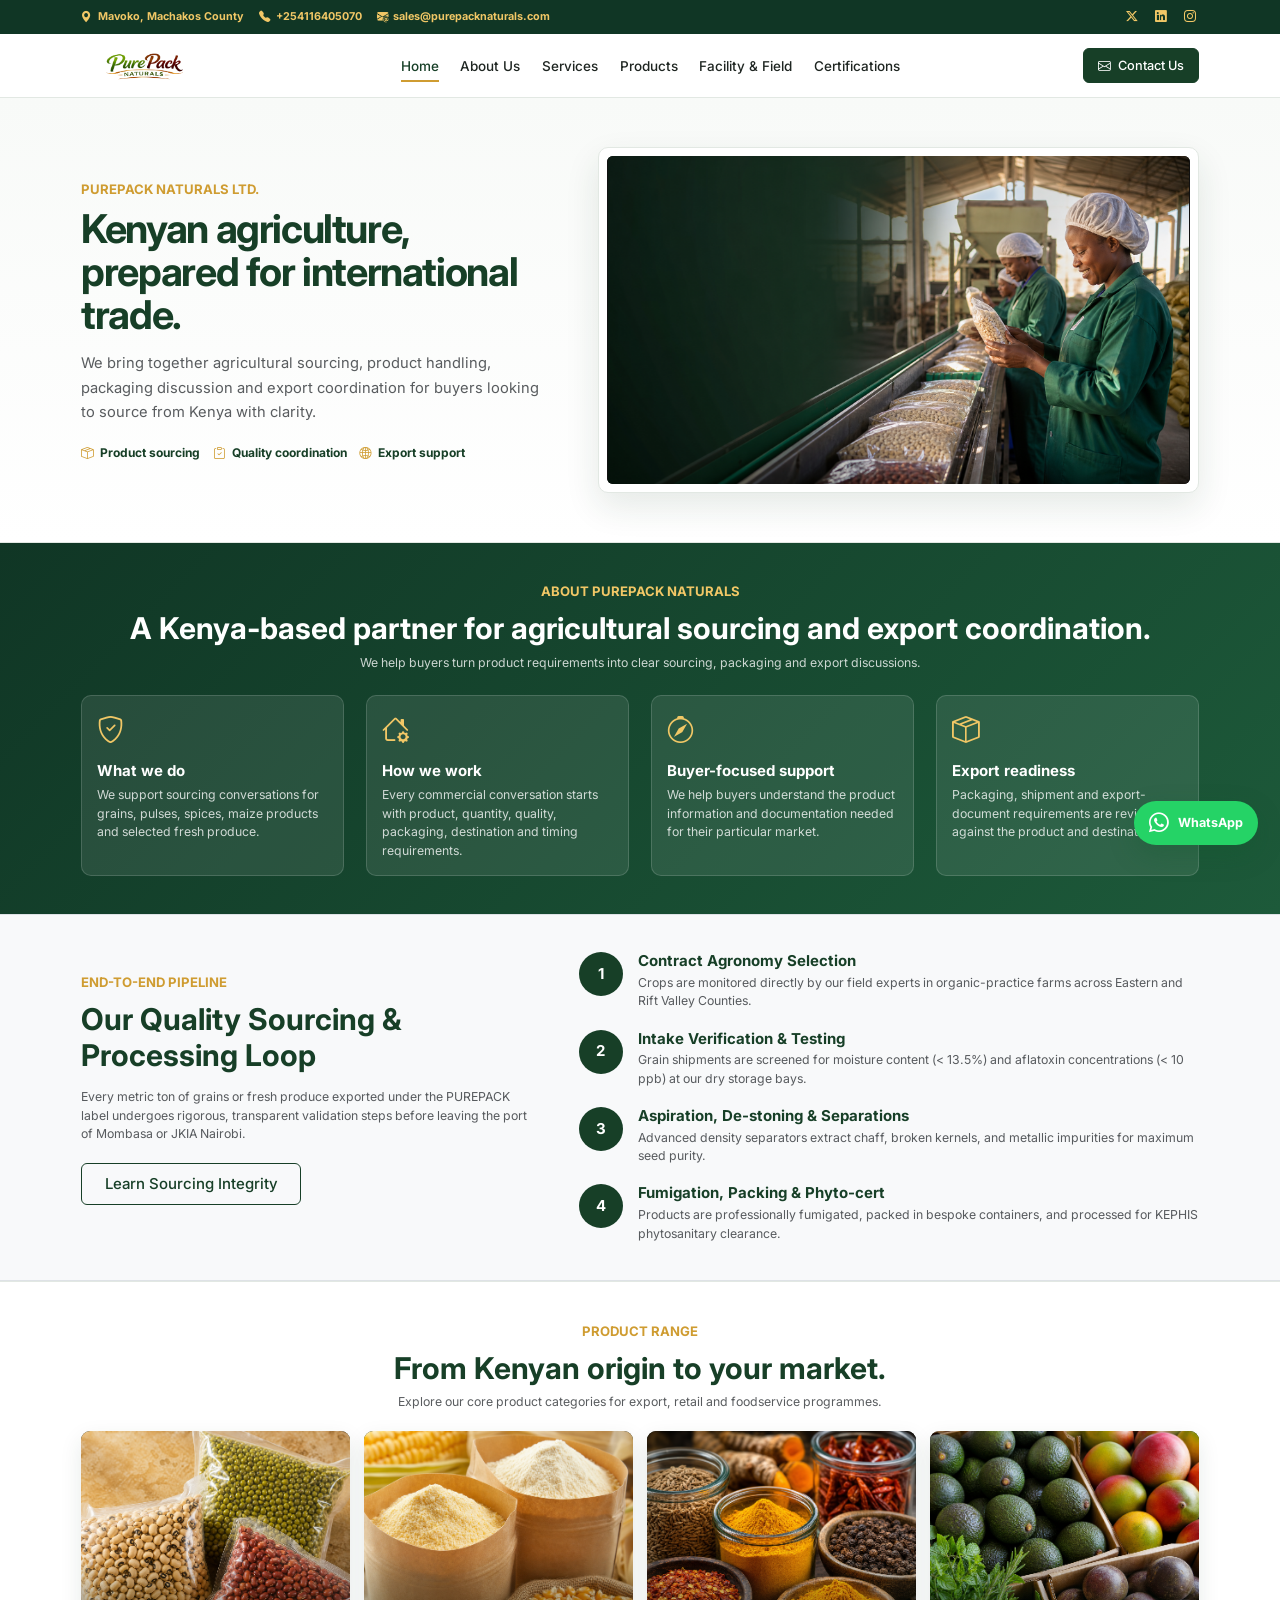
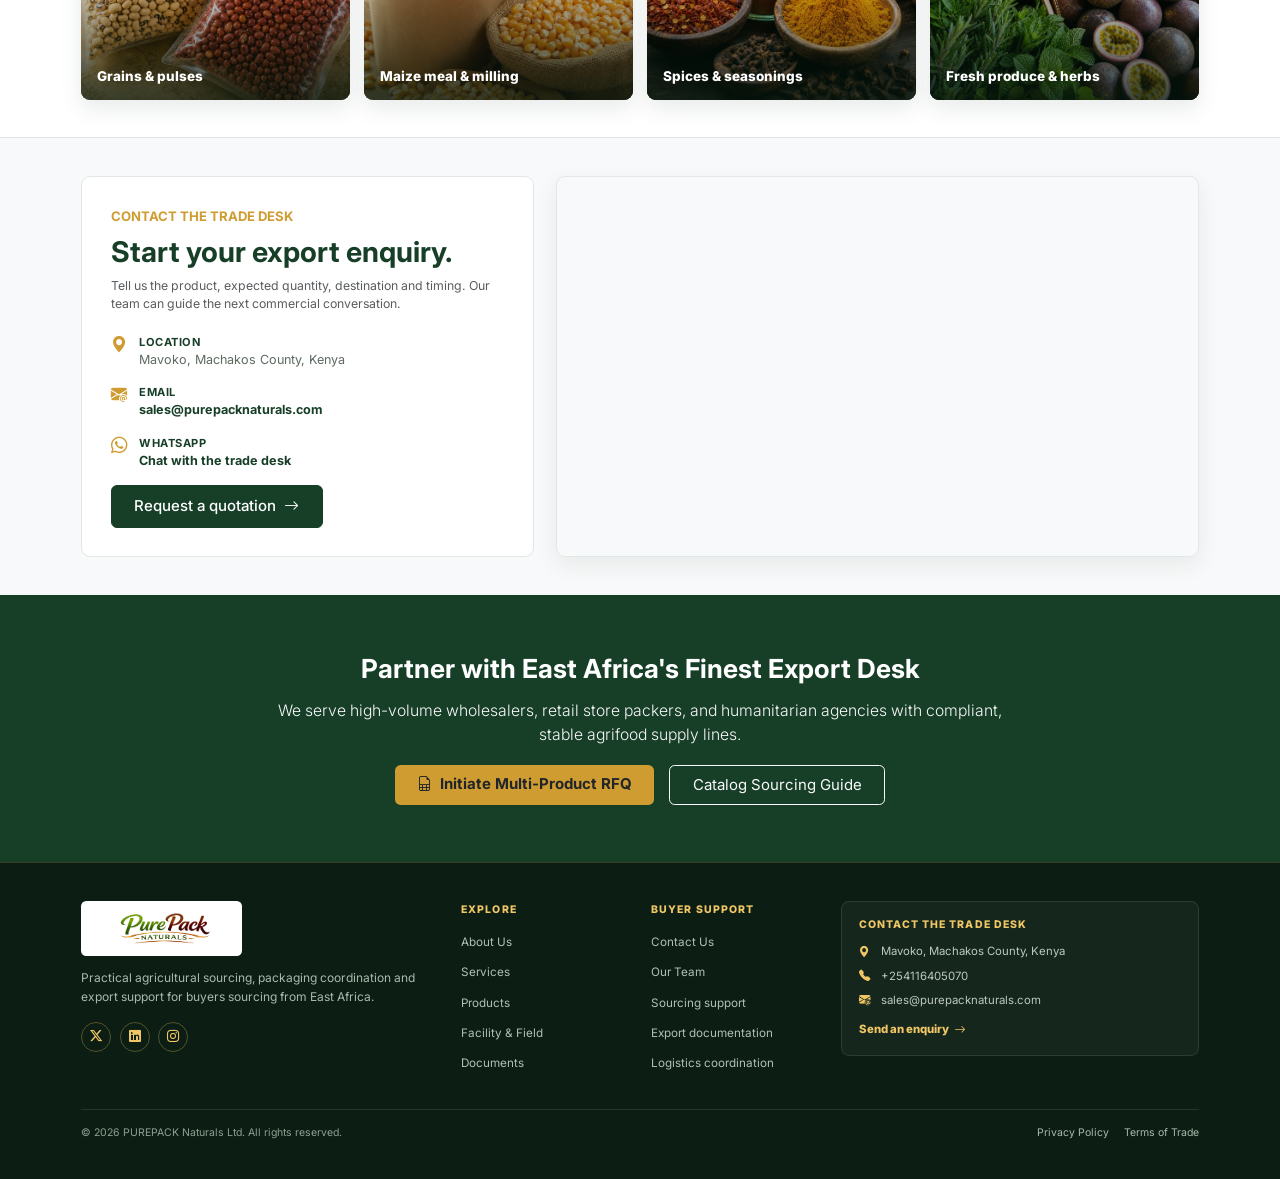
<file: index.html>
<!DOCTYPE html>
<html lang="en">
<head>
  <meta charset="UTF-8" />
  <meta name="viewport" content="width=device-width, initial-scale=1.0" />
  <title>PUREPACK Naturals | Agricultural Sourcing &amp; Export Partner in Kenya</title>
  <meta name="description" content="Agricultural sourcing, packaging coordination and export support for international buyers sourcing from Kenya and East Africa." />
  <meta name="robots" content="index, follow" />
  <meta name="theme-color" content="#173b2c" />
  <link rel="canonical" href="https://purepacknaturals.com/" />
  <link rel="icon" type="image/png" href="assets/images/logo1.png" />
  <meta property="og:type" content="website" />
  <meta property="og:site_name" content="PUREPACK Naturals" />
  <meta property="og:title" content="PUREPACK Naturals | Agricultural Sourcing &amp; Export Partner in Kenya" />
  <meta property="og:description" content="Agricultural sourcing, packaging coordination and export support for international buyers sourcing from Kenya and East Africa." />
  <meta property="og:url" content="https://purepacknaturals.com/" />
  <meta property="og:image" content="https://purepacknaturals.com/assets/images/hero-export-facility.png" />
  <meta name="twitter:card" content="summary_large_image" />
  <meta name="twitter:title" content="PUREPACK Naturals | Agricultural Sourcing &amp; Export Partner in Kenya" />
  <meta name="twitter:description" content="Agricultural sourcing, packaging coordination and export support for international buyers sourcing from Kenya and East Africa." />
  <meta name="twitter:image" content="https://purepacknaturals.com/assets/images/hero-export-facility.png" />
  <link href="https://cdn.jsdelivr.net/npm/bootstrap@5.3.3/dist/css/bootstrap.min.css" rel="stylesheet" crossorigin="anonymous" />
  <link href="https://cdn.jsdelivr.net/npm/bootstrap-icons@1.11.3/font/bootstrap-icons.min.css" rel="stylesheet" />
  <link rel="preconnect" href="https://fonts.googleapis.com" />
  <link rel="preconnect" href="https://fonts.gstatic.com" crossorigin />
  <link href="https://fonts.googleapis.com/css2?family=Inter:wght@300;400;500;600;700;800;900&display=swap" rel="stylesheet" />
  <link rel="stylesheet" href="assets/css/styles.css?v=static-pages-v1" />
  <!-- Google tag (gtag.js) -->
  <script async src="https://www.googletagmanager.com/gtag/js?id=G-HHF5G4VWT1"></script>
  <script>
    window.dataLayer = window.dataLayer || [];
    function gtag(){dataLayer.push(arguments);}
    gtag('js', new Date());
    gtag('config', 'G-HHF5G4VWT1');
  </script>
</head>
<body>


  <!-- Floating Feedback Toasts Container -->
  <div id="feedback-toast-container" class="position-fixed bottom-0 end-0 p-4" style="z-index: 1100; max-width: 400px;"></div>

  <!-- Non-sticky contact bar -->
  <div class="contact-topbar">
    <div class="container d-flex align-items-center justify-content-between gap-3">
      <div class="contact-topbar-details">
        <a href="https://maps.google.com/?q=Purepack%20Naturals%20Limited" target="_blank" rel="noopener"><i class="bi bi-geo-alt-fill"></i><span>Mavoko, Machakos County</span></a>
        <a href="tel:+254116405070"><i class="bi bi-telephone-fill"></i><span>+254116405070</span></a>
        <a href="mailto:sales@purepacknaturals.com"><i class="bi bi-envelope-at-fill"></i><span>sales@purepacknaturals.com</span></a>
      </div>
      <div class="contact-topbar-socials" aria-label="Social media links">
        <a href="https://x.com/purepacknatural" target="_blank" rel="noopener" aria-label="X"><i class="bi bi-twitter-x"></i></a>
        <a href="https://www.linkedin.com/company/purepacknaturals/" target="_blank" rel="noopener" aria-label="LinkedIn"><i class="bi bi-linkedin"></i></a>
        <a href="https://www.instagram.com/purepacknaturals/" target="_blank" rel="noopener" aria-label="Instagram"><i class="bi bi-instagram"></i></a>
      </div>
    </div>
  </div>

  <!-- Header & Sticky Navigation -->
  <nav class="navbar navbar-expand-lg navbar-light sticky-top py-3">
    <div class="container">
      <a class="navbar-brand d-flex align-items-center" href="index.html">
       
        <div>
          <img src="assets/images/logo1.png" alt="PUREPACK Naturals" style="height: 42px;"/>
        </div>
      </a>
      
      <button class="navbar-toggler border-0" type="button" data-bs-toggle="collapse" data-bs-target="#navbarContent" aria-controls="navbarContent" aria-expanded="false" aria-label="Toggle navigation">
        <span class="navbar-toggler-icon"></span>
      </button>

      <div class="collapse navbar-collapse" id="navbarContent">
        <ul class="navbar-nav mx-auto mb-2 mb-lg-0">
          <li class="nav-item"><a class="nav-link active" href="index.html">Home</a></li>
          <li class="nav-item"><a class="nav-link" href="about.html">About Us</a></li>
          <li class="nav-item"><a class="nav-link" href="services.html">Services</a></li>
          <li class="nav-item"><a class="nav-link" href="products.html">Products</a></li>
          <li class="nav-item"><a class="nav-link" href="facility.html">Facility & Field</a></li>
          <li class="nav-item"><a class="nav-link" href="documents.html">Certifications</a></li>
        </ul>
        <div class="mobile-menu-contact d-lg-none">
          <a href="https://maps.google.com/?q=Purepack%20Naturals%20Limited" target="_blank" rel="noopener"><i class="bi bi-geo-alt-fill"></i>Mavoko, Machakos County</a>
          <a href="tel:+254116405070"><i class="bi bi-telephone-fill"></i>+254116405070</a>
          <a href="mailto:sales@purepacknaturals.com"><i class="bi bi-envelope-at-fill"></i>sales@purepacknaturals.com</a>
          <div class="mobile-menu-socials"><a href="https://x.com/purepacknatural" target="_blank" rel="noopener" aria-label="X"><i class="bi bi-twitter-x"></i></a><a href="https://www.linkedin.com/company/purepacknaturals/" target="_blank" rel="noopener" aria-label="LinkedIn"><i class="bi bi-linkedin"></i></a><a href="https://www.instagram.com/purepacknaturals/" target="_blank" rel="noopener" aria-label="Instagram"><i class="bi bi-instagram"></i></a></div>
          <a class="btn mobile-contact-button" href="contact.html"><i class="bi bi-envelope-fill me-2"></i>Contact Us</a>
        </div>
        <div class="d-flex align-items-center">
          <a class="btn btn-primary-custom d-none d-lg-inline-block" href="contact.html">
            <i class="bi bi-envelope me-2"></i>Contact Us
          </a>
        </div>
      </div>
    </div>
  </nav>

  <div class="app-view active" id="view-home">
    
    <!-- Company introduction with framed carousel -->
    <section class="company-intro-hero">
      <div class="container company-intro-grid">
        <div class="company-intro-copy">
          <span class="text-accent-custom fw-bold text-uppercase small tracking-wider">PUREPACK Naturals Ltd.</span>
          <h1 class="fw-bold text-primary-custom mt-2">Kenyan agriculture, prepared for international trade.</h1>
          <p class="text-muted">We bring together agricultural sourcing, product handling, packaging discussion and export coordination for buyers looking to source from Kenya with clarity.</p>
          <div class="company-intro-points">
            <span><i class="bi bi-box-seam"></i> Product sourcing</span>
            <span><i class="bi bi-clipboard-check"></i> Quality coordination</span>
            <span><i class="bi bi-globe2"></i> Export support</span>
          </div>
        </div>
        <div class="carousel-frame">
    <div id="heroCarousel" class="carousel slide hero-carousel" data-bs-ride="carousel" data-bs-interval="6500" data-bs-pause="false" data-bs-touch="true">
      <div class="carousel-inner h-100">
        
        <div class="carousel-item active h-100">
          <div class="hero-slide">
            <img src="assets/images/hero-export-facility.png" class="hero-image" alt="Quality inspection at a Kenyan agricultural export facility" />
            <div class="hero-overlay"></div>
            <div class="hero-caption">
              <span class="badge bg-accent-custom spec-badge mb-3">STATE-OF-THE-ART MILLING</span>
              <h1 class="display-4 fw-extrabold tracking-tight mb-3">Premium Sourcing & Quality Management</h1>
              <p class="lead mb-4 col-lg-8 text-secondary">Operating from our high-capacity processing hub in Mavoko, we clean, grade, mill, and export Africa's finest grains, pulses, and fresh produce to global standards.</p>
              <div class="d-flex gap-3 flex-wrap">
                <a href="products.html" class="btn btn-primary-custom px-4 py-2">Explore Product Line</a>
                <a href="contact.html" class="btn btn-outline-light px-4 py-2">Request Quote Desk</a>
              </div>
            </div>
          </div>
        </div>

        <div class="carousel-item h-100">
          <div class="hero-slide">
            <img src="assets/images/hero-field-sourcing.png" class="hero-image" alt="Agronomist and farmer reviewing crops in Kenya" />
            <div class="hero-overlay"></div>
            <div class="hero-caption">
              <span class="badge bg-accent-custom spec-badge mb-3">SOCIALLY RESPONSIBLE SOURCE</span>
              <h1 class="display-4 fw-extrabold tracking-tight mb-3">Bridging Kenya's Agronomy to the Globe</h1>
              <p class="lead mb-4 col-lg-8 text-secondary">Supporting over 3,500 local farmers in eastern and rift valley counties with quality seed inputs, crop monitoring, and sustainable off-take agreements.</p>
              <div class="d-flex gap-3 flex-wrap">
                <a href="about.html" class="btn btn-primary-custom px-4 py-2">Our Agronomy Model</a>
                <a href="facility.html" class="btn btn-outline-light px-4 py-2">Verify Sourcing Traceability</a>
              </div>
            </div>
          </div>
        </div>

        <div class="carousel-item h-100">
          <div class="hero-slide">
            <img src="assets/images/hero-export-packing.png" class="hero-image" alt="Export packaging and quality review" />
            <div class="hero-overlay"></div>
            <div class="hero-caption">
              <span class="badge bg-accent-custom spec-badge mb-3">99.5% PURITY THRESHOLDS</span>
              <h1 class="display-4 fw-extrabold tracking-tight mb-3">Scientific Processing & Packaging</h1>
              <p class="lead mb-4 col-lg-8 text-secondary">Featuring modern magnetic separators, density grading decks, and specialized dry packing lines ensuring fully customized retail and bulk packing solutions.</p>
              <div class="d-flex gap-3 flex-wrap">
                <a href="services.html" class="btn btn-primary-custom px-4 py-2">Milling & Sifting Services</a>
                <a href="documents.html" class="btn btn-outline-light px-4 py-2">Download Certifications</a>
              </div>
            </div>
          </div>
        </div>

      </div>
    </div>
        </div>
      </div>
    </section>

    <!-- Core Trade Strength Bento Section -->
    <div class="py-5 bg-white home-about-section">
      <div class="container">
        <div class="text-center mb-5 max-w-2xl mx-auto">
          <span class="text-accent-custom fw-bold text-uppercase small tracking-wider">About PUREPACK Naturals</span>
          <h2 class="fw-bold tracking-tight text-primary-custom mt-2">A Kenya-based partner for agricultural sourcing and export coordination.</h2>
          <p class="text-muted small">We help buyers turn product requirements into clear sourcing, packaging and export discussions.</p>
        </div>

        <div class="row g-4">
          
          <div class="col-md-6 col-lg-3">
            <div class="bento-card p-4 home-about-card">
              <div class="fs-1 text-primary-custom mb-3"><i class="bi bi-shield-check"></i></div>
              <h5 class="fw-bold mb-2">What we do</h5>
              <p class="text-muted small mb-0">We support sourcing conversations for grains, pulses, spices, maize products and selected fresh produce.</p>
            </div>
          </div>

          <div class="col-md-6 col-lg-3">
            <div class="bento-card p-4 home-about-card">
              <div class="fs-1 text-primary-custom mb-3"><i class="bi bi-house-gear"></i></div>
              <h5 class="fw-bold mb-2">How we work</h5>
              <p class="text-muted small mb-0">Every commercial conversation starts with product, quantity, quality, packaging, destination and timing requirements.</p>
            </div>
          </div>

          <div class="col-md-6 col-lg-3">
            <div class="bento-card p-4 home-about-card">
              <div class="fs-1 text-primary-custom mb-3"><i class="bi bi-compass"></i></div>
              <h5 class="fw-bold mb-2">Buyer-focused support</h5>
              <p class="text-muted small mb-0">We help buyers understand the product information and documentation needed for their particular market.</p>
            </div>
          </div>

          <div class="col-md-6 col-lg-3">
            <div class="bento-card p-4 home-about-card">
              <div class="fs-1 text-primary-custom mb-3"><i class="bi bi-box-seam"></i></div>
              <h5 class="fw-bold mb-2">Export readiness</h5>
              <p class="text-muted small mb-0">Packaging, shipment and export-document requirements are reviewed against the product and destination.</p>
            </div>
          </div>

        </div>
      </div>
    </div>

    <!-- Sourcing Pipeline Timeline -->
    <div class="py-5 bg-light border-top border-bottom">
      <div class="container">
        <div class="row align-items-center">
          <div class="col-lg-5 mb-4 mb-lg-0">
            <span class="text-accent-custom fw-bold text-uppercase small tracking-wider">End-to-End Pipeline</span>
            <h2 class="fw-bold text-primary-custom mt-2 mb-3">Our Quality Sourcing & Processing Loop</h2>
            <p class="text-muted small mb-4">Every metric ton of grains or fresh produce exported under the PUREPACK label undergoes rigorous, transparent validation steps before leaving the port of Mombasa or JKIA Nairobi.</p>
            <a href="about.html" class="btn btn-outline-custom">Learn Sourcing Integrity</a>
          </div>
          <div class="col-lg-7">
            <div class="ps-md-4">
              
              <div class="d-flex mb-4">
                <div class="me-3">
                  <div class="bg-primary-custom text-white rounded-circle d-flex align-items-center justify-content-center" style="width: 44px; height: 44px;">
                    <span class="fw-bold">1</span>
                  </div>
                </div>
                <div>
                  <h6 class="fw-bold text-primary-custom mb-1">Contract Agronomy Selection</h6>
                  <p class="text-muted small mb-0">Crops are monitored directly by our field experts in organic-practice farms across Eastern and Rift Valley Counties.</p>
                </div>
              </div>

              <div class="d-flex mb-4">
                <div class="me-3">
                  <div class="bg-primary-custom text-white rounded-circle d-flex align-items-center justify-content-center" style="width: 44px; height: 44px;">
                    <span class="fw-bold">2</span>
                  </div>
                </div>
                <div>
                  <h6 class="fw-bold text-primary-custom mb-1">Intake Verification & Testing</h6>
                  <p class="text-muted small mb-0">Grain shipments are screened for moisture content (&lt; 13.5%) and aflatoxin concentrations (&lt; 10 ppb) at our dry storage bays.</p>
                </div>
              </div>

              <div class="d-flex mb-4">
                <div class="me-3">
                  <div class="bg-primary-custom text-white rounded-circle d-flex align-items-center justify-content-center" style="width: 44px; height: 44px;">
                    <span class="fw-bold">3</span>
                  </div>
                </div>
                <div>
                  <h6 class="fw-bold text-primary-custom mb-1">Aspiration, De-stoning & Separations</h6>
                  <p class="text-muted small mb-0">Advanced density separators extract chaff, broken kernels, and metallic impurities for maximum seed purity.</p>
                </div>
              </div>

              <div class="d-flex">
                <div class="me-3">
                  <div class="bg-primary-custom text-white rounded-circle d-flex align-items-center justify-content-center" style="width: 44px; height: 44px;">
                    <span class="fw-bold">4</span>
                  </div>
                </div>
                <div>
                  <h6 class="fw-bold text-primary-custom mb-1">Fumigation, Packing & Phyto-cert</h6>
                  <p class="text-muted small mb-0">Products are professionally fumigated, packed in bespoke containers, and processed for KEPHIS phytosanitary clearance.</p>
                </div>
              </div>

            </div>
          </div>
        </div>
      </div>
    </div>

    <!-- Product collage -->
    <section class="product-collage-section py-5">
      <div class="container">
        <div class="text-center mb-4">
          <span class="text-accent-custom fw-bold text-uppercase small tracking-wider">Product range</span>
          <h2 class="fw-bold text-primary-custom mt-2 mb-2">From Kenyan origin to your market.</h2>
          <p class="text-muted small mb-0">Explore our core product categories for export, retail and foodservice programmes.</p>
        </div>
        <div class="product-collage-grid">
          <figure class="product-collage-card"><img src="assets/images/product-pulses-collage.png" alt="Black eyed beans, red beans and mung beans"><figcaption>Grains & pulses</figcaption></figure>
          <figure class="product-collage-card"><img src="assets/images/product-maize-collage.png" alt="Maize meal, flour and maize kernels"><figcaption>Maize meal & milling</figcaption></figure>
          <figure class="product-collage-card"><img src="assets/images/product-spices-collage.png" alt="Whole and ground spices"><figcaption>Spices & seasonings</figcaption></figure>
          <figure class="product-collage-card"><img src="assets/images/product-fresh-collage.png" alt="Avocados, mangoes, passion fruit and herbs"><figcaption>Fresh produce & herbs</figcaption></figure>
        </div>
      </div>
    </section>

    <!-- Contact and location section -->
    <section class="home-contact-section py-5 bg-light border-top">
      <div class="container">
        <div class="row g-4 align-items-stretch">
          <div class="col-lg-5">
            <div class="home-contact-copy h-100">
              <span class="text-accent-custom fw-bold text-uppercase small tracking-wider">Contact the trade desk</span>
              <h2 class="fw-bold text-primary-custom mt-2">Start your export enquiry.</h2>
              <p class="text-muted small">Tell us the product, expected quantity, destination and timing. Our team can guide the next commercial conversation.</p>
              <div class="home-contact-details">
                <div><i class="bi bi-geo-alt-fill"></i><span><strong>Location</strong>Mavoko, Machakos County, Kenya</span></div>
                <div><i class="bi bi-envelope-at-fill"></i><span><strong>Email</strong><a href="mailto:sales@purepacknaturals.com">sales@purepacknaturals.com</a></span></div>
                <div><i class="bi bi-whatsapp"></i><span><strong>WhatsApp</strong><a href="https://wa.me/254116405070" target="_blank" rel="noopener">Chat with the trade desk</a></span></div>
              </div>
              <a href="contact.html" class="btn btn-primary-custom mt-3">Request a quotation <i class="bi bi-arrow-right ms-1"></i></a>
            </div>
          </div>
          <div class="col-lg-7">
            <div class="home-location-map h-100">
              <iframe title="Purepack Naturals Limited location" src="https://www.google.com/maps/embed?pb=!1m18!1m12!1m3!1d3988.6696673658744!2d36.949108573501285!3d-1.3748835357263003!2m3!1f0!2f0!3f0!3m2!1i1024!2i768!4f13.1!3m3!1m2!1s0x182f0df3fcb8e82d%3A0x44da0968f50df417!2sPurepack%20Naturals%20Limited!5e0!3m2!1sen!2ske!4v1785639459990!5m2!1sen!2ske" loading="lazy" allowfullscreen referrerpolicy="strict-origin-when-cross-origin"></iframe>
            </div>
          </div>
        </div>
      </div>
    </section>

    <!-- Impact Call to Action Banner -->
    <div class="py-5 text-white bg-primary-custom position-relative">
      <div class="container text-center py-4 position-relative" style="z-index: 5;">
        <h3 class="fw-bold mb-3">Partner with East Africa's Finest Export Desk</h3>
        <p class="lead col-lg-8 mx-auto text-light opacity-90 mb-4" style="font-size: 1.05rem;">We serve high-volume wholesalers, retail store packers, and humanitarian agencies with compliant, stable agrifood supply lines.</p>
        <div class="d-flex gap-3 justify-content-center flex-wrap">
          <a href="contact.html" class="btn btn-warning text-dark fw-bold px-4 py-2 bg-accent-custom border-0"><i class="bi bi-file-earmark-spreadsheet me-2"></i>Initiate Multi-Product RFQ</a>
          <a href="products.html" class="btn btn-outline-light px-4 py-2">Catalog Sourcing Guide</a>
        </div>
      </div>
    </div>

  </div><!-- FOOTER -->
  <footer class="footer-modern py-5">
    <div class="container">
      <div class="row g-4 align-items-start">
        <div class="col-lg-4"><a class="footer-brand" href="index.html"><img src="assets/images/logo1.png" alt="PUREPACK Naturals" onerror="this.onerror=null; this.src='assets/logo1.png';" /></a><p>Practical agricultural sourcing, packaging coordination and export support for buyers sourcing from East Africa.</p><div class="footer-socials"><a href="https://x.com/purepacknatural" target="_blank" rel="noopener" aria-label="X"><i class="bi bi-twitter-x"></i></a><a href="https://www.linkedin.com/company/purepacknaturals/" target="_blank" rel="noopener" aria-label="LinkedIn"><i class="bi bi-linkedin"></i></a><a href="https://www.instagram.com/purepacknaturals/" target="_blank" rel="noopener" aria-label="Instagram"><i class="bi bi-instagram"></i></a></div></div>
        <div class="col-6 col-lg-2"><h6>Explore</h6><ul><li><a href="about.html">About Us</a></li><li><a href="services.html">Services</a></li><li><a href="products.html">Products</a></li><li><a href="facility.html">Facility &amp; Field</a></li><li><a href="documents.html">Documents</a></li></ul></div>
        <div class="col-6 col-lg-2"><h6>Buyer support</h6><ul><li><a href="contact.html">Contact Us</a></li><li><a href="about.html" data-scroll-target="our-team">Our Team</a></li><li><a href="services.html">Sourcing support</a></li><li><a href="services.html">Export documentation</a></li><li><a href="services.html">Logistics coordination</a></li></ul></div>
        <div class="col-lg-4"><div class="footer-contact-card"><span>Contact the trade desk</span><a href="https://maps.google.com/?q=Purepack%20Naturals%20Limited" target="_blank" rel="noopener"><i class="bi bi-geo-alt-fill"></i>Mavoko, Machakos County, Kenya</a><a href="tel:+254116405070"><i class="bi bi-telephone-fill"></i>+254116405070</a><a href="mailto:sales@purepacknaturals.com"><i class="bi bi-envelope-at-fill"></i>sales@purepacknaturals.com</a><a class="footer-contact-action" href="contact.html">Send an enquiry <i class="bi bi-arrow-right"></i></a></div></div>
      </div>
      <div class="footer-bottom"><p>&copy; 2026 PUREPACK Naturals Ltd. All rights reserved.</p><div><a href="privacy.html">Privacy Policy</a><a href="terms.html">Terms of Trade</a></div></div>

    </div>
  </footer>

  <a class="whatsapp-float" href="https://wa.me/254116405070?text=Hello%20PUREPACK%20Naturals%2C%20I%20would%20like%20to%20make%20an%20export%20enquiry." target="_blank" rel="noopener" aria-label="Contact PUREPACK Naturals on WhatsApp" title="Chat on WhatsApp">
    <i class="bi bi-whatsapp" aria-hidden="true"></i><span>WhatsApp</span>
  </a>

  

<script src="https://cdn.jsdelivr.net/npm/bootstrap@5.3.3/dist/js/bootstrap.bundle.min.js" crossorigin="anonymous"></script>
<script>
document.addEventListener('DOMContentLoaded', function () {
  document.querySelectorAll('.product-item-main').forEach(function (card) {
    var image = card.querySelector('.product-image-wrapper img');
    var description = card.querySelector('.product-desc');
    var body = card.querySelector('.product-body');
    var name = card.querySelector('h3');
    if (image && description) image.alt = description.textContent.trim();
    if (name && !card.querySelector('.product-image-name')) {
      var label = document.createElement('div');
      label.className = 'product-image-name';
      label.textContent = name.textContent.trim();
      card.appendChild(label);
    }
    if (body) body.remove();
  });
  var marwoMain = document.getElementById('section-marwo-main');
  var marwoSpices = document.getElementById('section-marwo-spices');
  if (marwoMain && marwoSpices) marwoSpices.insertAdjacentElement('afterend', marwoMain);
  var mobileMenu = document.getElementById('navbarContent');
  if (mobileMenu && window.bootstrap) {
    var openedAt = 0, scrollStart = 0;
    var closeMenu = function () { if (mobileMenu.classList.contains('show')) window.bootstrap.Collapse.getOrCreateInstance(mobileMenu).hide(); };
    mobileMenu.querySelectorAll('a').forEach(function (link) { link.addEventListener('click', closeMenu); });
    mobileMenu.addEventListener('shown.bs.collapse', function () { openedAt = Date.now(); scrollStart = window.scrollY; });
    window.addEventListener('scroll', function () { if (Date.now() - openedAt >= 450 && Math.abs(window.scrollY - scrollStart) >= 10) closeMenu(); }, { passive: true });
  }
});
</script>
</body>
</html>
</file>
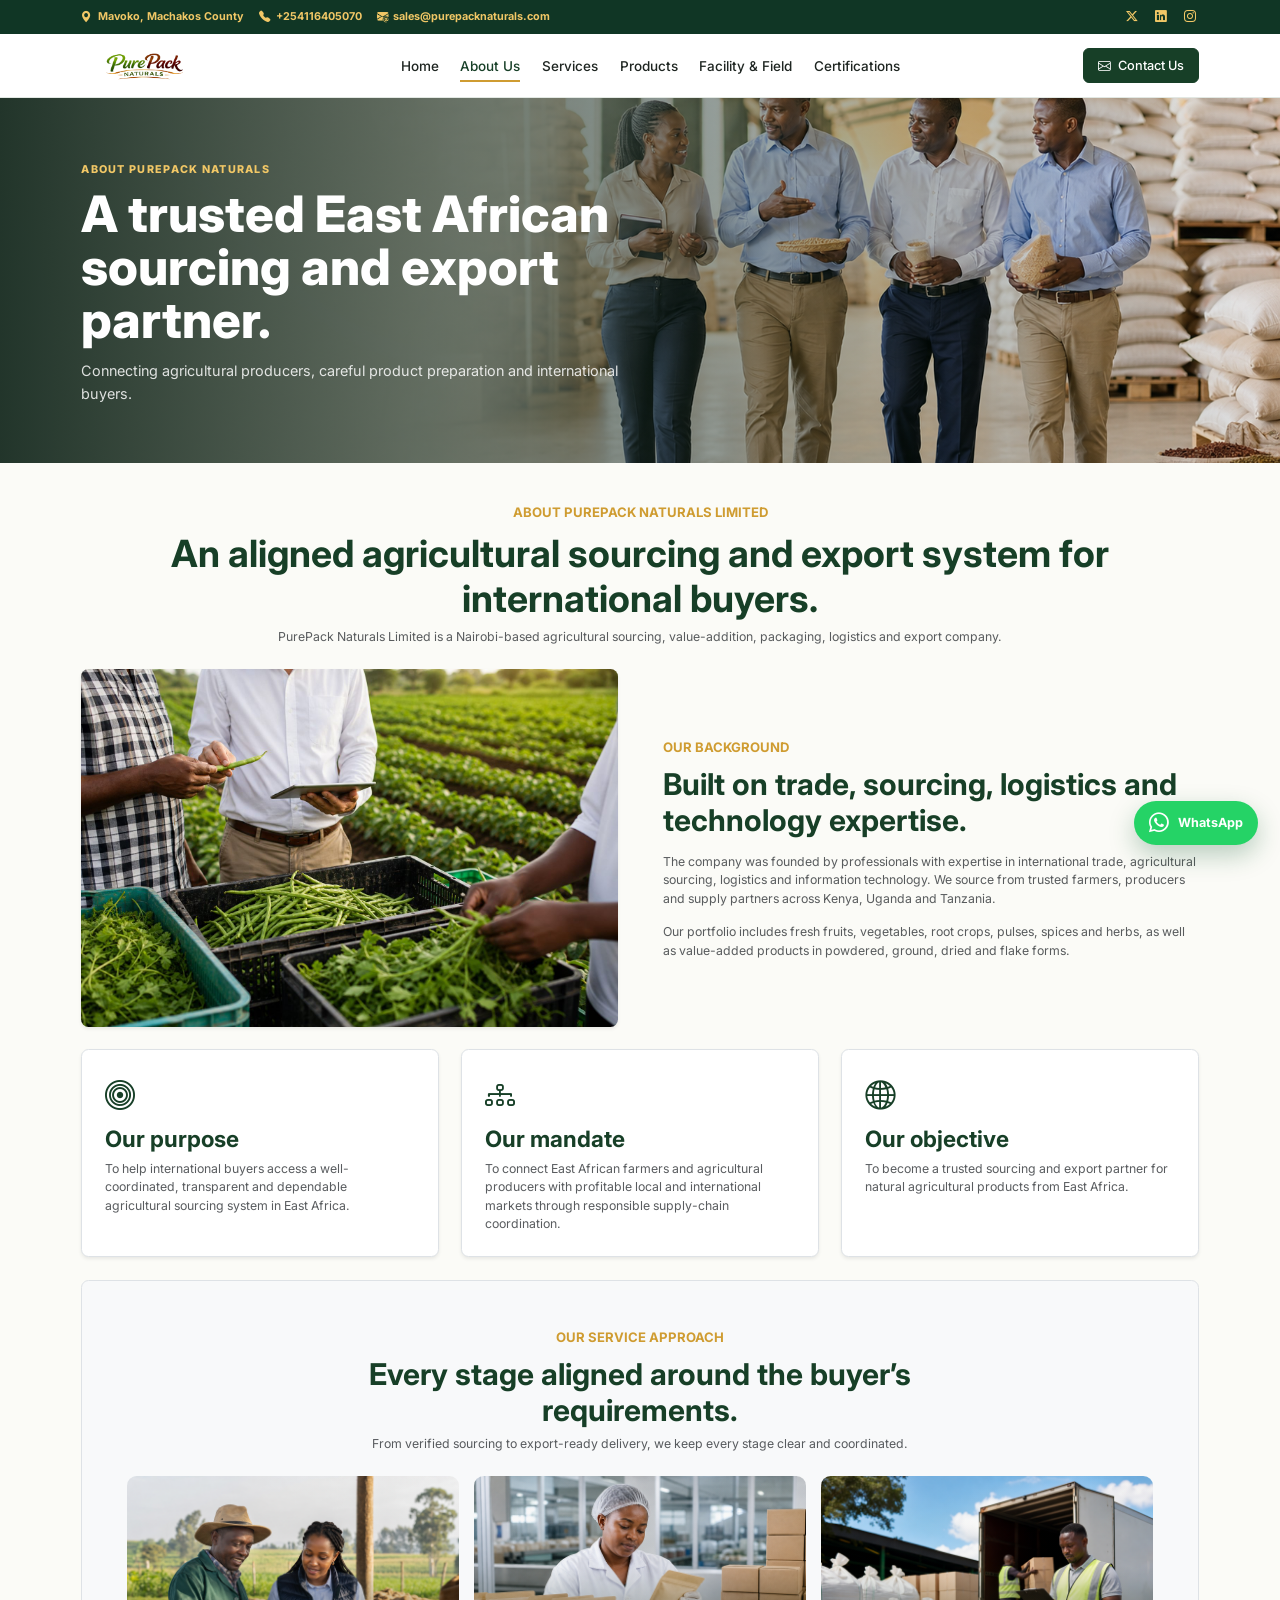
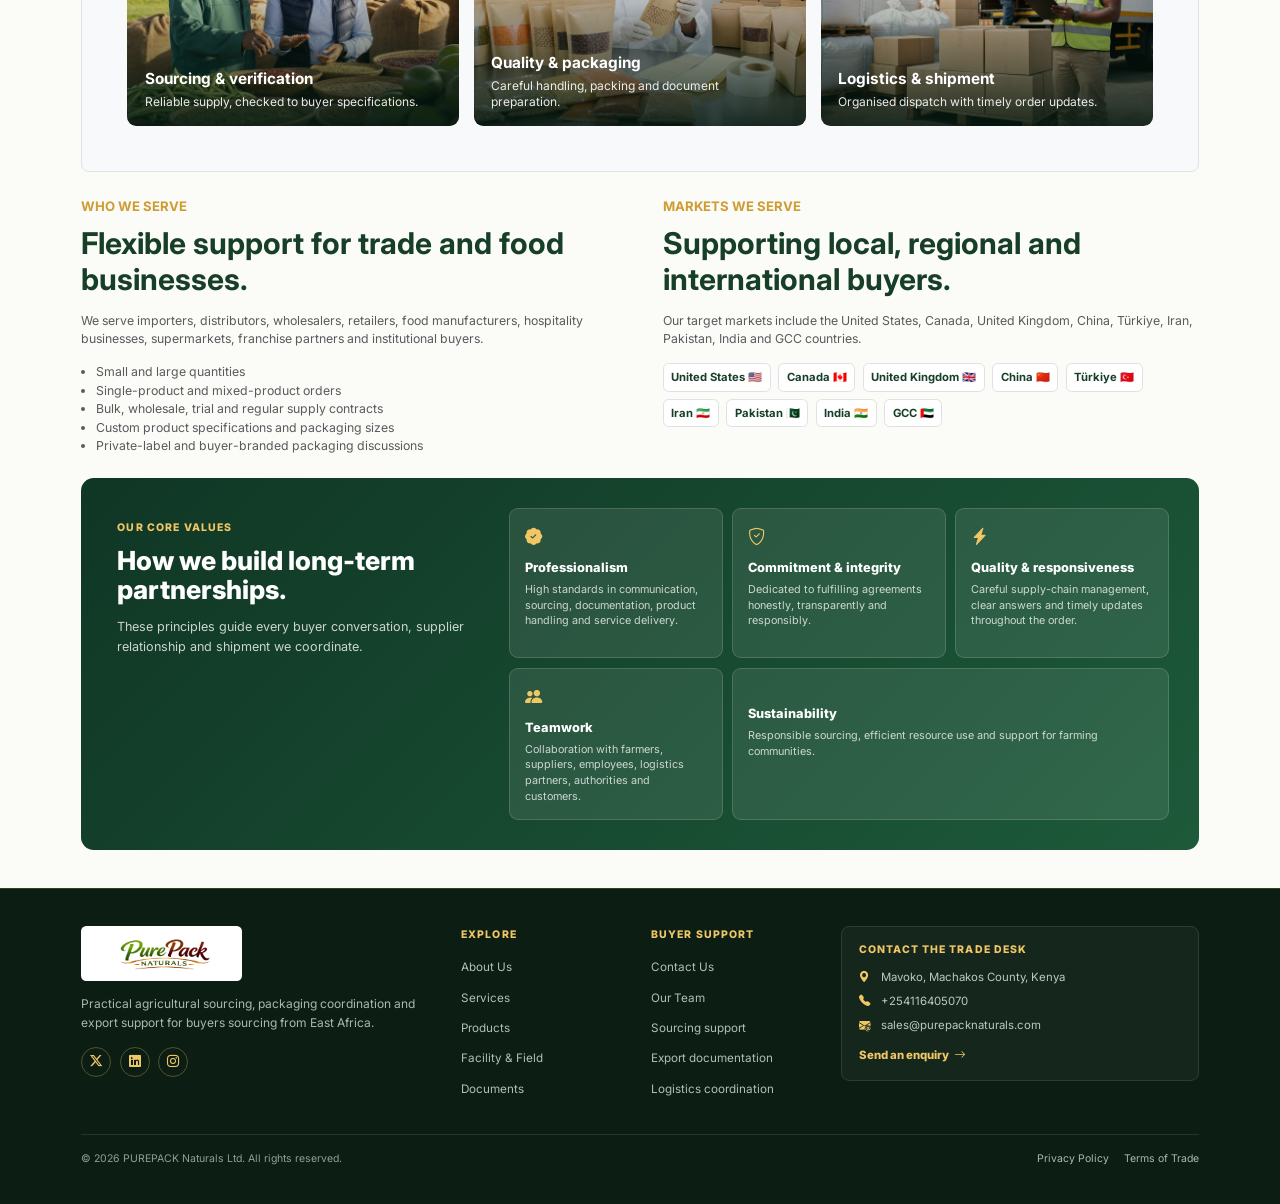
<file: about.html>
<!DOCTYPE html>
<html lang="en">
<head>
  <meta charset="UTF-8" />
  <meta name="viewport" content="width=device-width, initial-scale=1.0" />
  <title>About PUREPACK Naturals | Kenya Agricultural Export Partner</title>
  <meta name="description" content="Learn about PUREPACK Naturals, our leadership team and agricultural sourcing approach for international buyers." />
  <meta name="robots" content="index, follow" />
  <meta name="theme-color" content="#173b2c" />
  <link rel="canonical" href="https://purepacknaturals.com/about.html" />
  <link rel="icon" type="image/png" href="assets/images/logo1.png" />
  <meta property="og:type" content="website" />
  <meta property="og:site_name" content="PUREPACK Naturals" />
  <meta property="og:title" content="About PUREPACK Naturals | Kenya Agricultural Export Partner" />
  <meta property="og:description" content="Learn about PUREPACK Naturals, our leadership team and agricultural sourcing approach for international buyers." />
  <meta property="og:url" content="https://purepacknaturals.com/about.html" />
  <meta property="og:image" content="https://purepacknaturals.com/assets/images/hero-about-team.png" />
  <meta name="twitter:card" content="summary_large_image" />
  <meta name="twitter:title" content="About PUREPACK Naturals | Kenya Agricultural Export Partner" />
  <meta name="twitter:description" content="Learn about PUREPACK Naturals, our leadership team and agricultural sourcing approach for international buyers." />
  <meta name="twitter:image" content="https://purepacknaturals.com/assets/images/hero-about-team.png" />
  <link href="https://cdn.jsdelivr.net/npm/bootstrap@5.3.3/dist/css/bootstrap.min.css" rel="stylesheet" crossorigin="anonymous" />
  <link href="https://cdn.jsdelivr.net/npm/bootstrap-icons@1.11.3/font/bootstrap-icons.min.css" rel="stylesheet" />
  <link rel="preconnect" href="https://fonts.googleapis.com" />
  <link rel="preconnect" href="https://fonts.gstatic.com" crossorigin />
  <link href="https://fonts.googleapis.com/css2?family=Inter:wght@300;400;500;600;700;800;900&display=swap" rel="stylesheet" />
  <link rel="stylesheet" href="assets/css/styles.css?v=static-pages-v1" />
  <!-- Google tag (gtag.js) -->
  <script async src="https://www.googletagmanager.com/gtag/js?id=G-HHF5G4VWT1"></script>
  <script>
    window.dataLayer = window.dataLayer || [];
    function gtag(){dataLayer.push(arguments);}
    gtag('js', new Date());
    gtag('config', 'G-HHF5G4VWT1');
  </script>
</head>
<body>


  <!-- Floating Feedback Toasts Container -->
  <div id="feedback-toast-container" class="position-fixed bottom-0 end-0 p-4" style="z-index: 1100; max-width: 400px;"></div>

  <!-- Non-sticky contact bar -->
  <div class="contact-topbar">
    <div class="container d-flex align-items-center justify-content-between gap-3">
      <div class="contact-topbar-details">
        <a href="https://maps.google.com/?q=Purepack%20Naturals%20Limited" target="_blank" rel="noopener"><i class="bi bi-geo-alt-fill"></i><span>Mavoko, Machakos County</span></a>
        <a href="tel:+254116405070"><i class="bi bi-telephone-fill"></i><span>+254116405070</span></a>
        <a href="mailto:sales@purepacknaturals.com"><i class="bi bi-envelope-at-fill"></i><span>sales@purepacknaturals.com</span></a>
      </div>
      <div class="contact-topbar-socials" aria-label="Social media links">
        <a href="https://x.com/purepacknatural" target="_blank" rel="noopener" aria-label="X"><i class="bi bi-twitter-x"></i></a>
        <a href="https://www.linkedin.com/company/purepacknaturals/" target="_blank" rel="noopener" aria-label="LinkedIn"><i class="bi bi-linkedin"></i></a>
        <a href="https://www.instagram.com/purepacknaturals/" target="_blank" rel="noopener" aria-label="Instagram"><i class="bi bi-instagram"></i></a>
      </div>
    </div>
  </div>

  <!-- Header & Sticky Navigation -->
  <nav class="navbar navbar-expand-lg navbar-light sticky-top py-3">
    <div class="container">
      <a class="navbar-brand d-flex align-items-center" href="index.html">
       
        <div>
          <img src="assets/images/logo1.png" alt="PUREPACK Naturals" style="height: 42px;"/>
        </div>
      </a>
      
      <button class="navbar-toggler border-0" type="button" data-bs-toggle="collapse" data-bs-target="#navbarContent" aria-controls="navbarContent" aria-expanded="false" aria-label="Toggle navigation">
        <span class="navbar-toggler-icon"></span>
      </button>

      <div class="collapse navbar-collapse" id="navbarContent">
        <ul class="navbar-nav mx-auto mb-2 mb-lg-0">
          <li class="nav-item"><a class="nav-link" href="index.html">Home</a></li>
          <li class="nav-item"><a class="nav-link active" href="about.html">About Us</a></li>
          <li class="nav-item"><a class="nav-link" href="services.html">Services</a></li>
          <li class="nav-item"><a class="nav-link" href="products.html">Products</a></li>
          <li class="nav-item"><a class="nav-link" href="facility.html">Facility & Field</a></li>
          <li class="nav-item"><a class="nav-link" href="documents.html">Certifications</a></li>
        </ul>
        <div class="mobile-menu-contact d-lg-none">
          <a href="https://maps.google.com/?q=Purepack%20Naturals%20Limited" target="_blank" rel="noopener"><i class="bi bi-geo-alt-fill"></i>Mavoko, Machakos County</a>
          <a href="tel:+254116405070"><i class="bi bi-telephone-fill"></i>+254116405070</a>
          <a href="mailto:sales@purepacknaturals.com"><i class="bi bi-envelope-at-fill"></i>sales@purepacknaturals.com</a>
          <div class="mobile-menu-socials"><a href="https://x.com/purepacknatural" target="_blank" rel="noopener" aria-label="X"><i class="bi bi-twitter-x"></i></a><a href="https://www.linkedin.com/company/purepacknaturals/" target="_blank" rel="noopener" aria-label="LinkedIn"><i class="bi bi-linkedin"></i></a><a href="https://www.instagram.com/purepacknaturals/" target="_blank" rel="noopener" aria-label="Instagram"><i class="bi bi-instagram"></i></a></div>
          <a class="btn mobile-contact-button" href="contact.html"><i class="bi bi-envelope-fill me-2"></i>Contact Us</a>
        </div>
        <div class="d-flex align-items-center">
          <a class="btn btn-primary-custom d-none d-lg-inline-block" href="contact.html">
            <i class="bi bi-envelope me-2"></i>Contact Us
          </a>
        </div>
      </div>
    </div>
  </nav>

  <div class="app-view active" id="view-about">
    <section class="page-visual-hero">
      <img src="assets/images/hero-about-team.png" alt="PUREPACK agricultural export team in a warehouse" />
      <div><div class="container"><div class="page-visual-hero-copy"><span>About PUREPACK Naturals</span><h1>A trusted East African sourcing and export partner.</h1><p>Connecting agricultural producers, careful product preparation and international buyers.</p></div></div></div>
    </section>
    <div class="container py-5">
      <div class="text-center mb-5 max-w-2xl mx-auto">
        <span class="text-accent-custom fw-bold text-uppercase small tracking-wider">About PurePack Naturals Limited</span>
        <h1 class="fw-bold text-primary-custom mt-2">An aligned agricultural sourcing and export system for international buyers.</h1>
        <p class="text-muted small">PurePack Naturals Limited is a Nairobi-based agricultural sourcing, value-addition, packaging, logistics and export company.</p>
      </div>

      <div class="row align-items-center g-5 mb-5">
        <div class="col-lg-6">
          <img src="assets/images/field-sourcing.jpg" class="img-fluid rounded-3 shadow-sm" alt="Agricultural sourcing in East Africa" />
        </div>
        <div class="col-lg-6">
          <span class="text-accent-custom fw-bold text-uppercase small tracking-wider">Our background</span>
          <h2 class="fw-bold text-primary-custom mt-2 mb-3">Built on trade, sourcing, logistics and technology expertise.</h2>
          <p class="text-muted small">The company was founded by professionals with expertise in international trade, agricultural sourcing, logistics and information technology. We source from trusted farmers, producers and supply partners across Kenya, Uganda and Tanzania.</p>
          <p class="text-muted small mb-0">Our portfolio includes fresh fruits, vegetables, root crops, pulses, spices and herbs, as well as value-added products in powdered, ground, dried and flake forms.</p>
        </div>
      </div>

      <div class="row g-4 mb-5">
        <div class="col-md-4"><div class="p-4 bg-white border rounded-3 shadow-sm h-100"><div class="fs-2 text-primary-custom mb-2"><i class="bi bi-bullseye"></i></div><h4 class="fw-bold text-primary-custom">Our purpose</h4><p class="text-muted small mb-0">To help international buyers access a well-coordinated, transparent and dependable agricultural sourcing system in East Africa.</p></div></div>
        <div class="col-md-4"><div class="p-4 bg-white border rounded-3 shadow-sm h-100"><div class="fs-2 text-primary-custom mb-2"><i class="bi bi-diagram-3"></i></div><h4 class="fw-bold text-primary-custom">Our mandate</h4><p class="text-muted small mb-0">To connect East African farmers and agricultural producers with profitable local and international markets through responsible supply-chain coordination.</p></div></div>
        <div class="col-md-4"><div class="p-4 bg-white border rounded-3 shadow-sm h-100"><div class="fs-2 text-primary-custom mb-2"><i class="bi bi-globe2"></i></div><h4 class="fw-bold text-primary-custom">Our objective</h4><p class="text-muted small mb-0">To become a trusted sourcing and export partner for natural agricultural products from East Africa.</p></div></div>
      </div>

      <div class="p-4 p-lg-5 bg-light border rounded-3 mb-5 about-service-section">
        <div class="text-center about-service-heading">
          <span class="text-accent-custom fw-bold text-uppercase small tracking-wider">Our service approach</span>
          <h2 class="fw-bold text-primary-custom mt-2 mb-2">Every stage aligned around the buyer’s requirements.</h2>
          <p class="text-muted small mb-0">From verified sourcing to export-ready delivery, we keep every stage clear and coordinated.</p>
        </div>
        <div class="row g-3">
          <div class="col-md-4"><figure class="about-service-visual"><img src="assets/images/about-service-sourcing.png" alt="PUREPACK team reviewing fresh produce and pulses with a farm supplier" /><figcaption><strong>Sourcing &amp; verification</strong><span>Reliable supply, checked to buyer specifications.</span></figcaption></figure></div>
          <div class="col-md-4"><figure class="about-service-visual"><img src="assets/images/about-service-packaging.png" alt="Quality specialist reviewing packed agricultural products" /><figcaption><strong>Quality &amp; packaging</strong><span>Careful handling, packing and document preparation.</span></figcaption></figure></div>
          <div class="col-md-4"><figure class="about-service-visual"><img src="assets/images/about-service-logistics.png" alt="Logistics coordinator managing export goods and transport" /><figcaption><strong>Logistics &amp; shipment</strong><span>Organised dispatch with timely order updates.</span></figcaption></figure></div>
        </div>
      </div>

      <div class="row g-5 mb-5">
        <div class="col-lg-6"><span class="text-accent-custom fw-bold text-uppercase small tracking-wider">Who we serve</span><h2 class="fw-bold text-primary-custom mt-2 mb-3">Flexible support for trade and food businesses.</h2><p class="text-muted small">We serve importers, distributors, wholesalers, retailers, food manufacturers, hospitality businesses, supermarkets, franchise partners and institutional buyers.</p><ul class="text-muted small ps-3 mb-0"><li>Small and large quantities</li><li>Single-product and mixed-product orders</li><li>Bulk, wholesale, trial and regular supply contracts</li><li>Custom product specifications and packaging sizes</li><li>Private-label and buyer-branded packaging discussions</li></ul></div>
        <div class="col-lg-6"><span class="text-accent-custom fw-bold text-uppercase small tracking-wider">Markets we serve</span><h2 class="fw-bold text-primary-custom mt-2 mb-3">Supporting local, regional and international buyers.</h2><p class="text-muted small">Our target markets include the United States, Canada, United Kingdom, China, T&uuml;rkiye, Iran, Pakistan, India and GCC countries.</p><div class="d-flex flex-wrap gap-2" aria-label="Target export markets"><span class="badge border text-primary-custom bg-white p-2">United States <span aria-hidden="true">🇺🇸</span></span><span class="badge border text-primary-custom bg-white p-2">Canada <span aria-hidden="true">🇨🇦</span></span><span class="badge border text-primary-custom bg-white p-2">United Kingdom <span aria-hidden="true">🇬🇧</span></span><span class="badge border text-primary-custom bg-white p-2">China <span aria-hidden="true">🇨🇳</span></span><span class="badge border text-primary-custom bg-white p-2">T&uuml;rkiye <span aria-hidden="true">🇹🇷</span></span><span class="badge border text-primary-custom bg-white p-2">Iran <span aria-hidden="true">🇮🇷</span></span><span class="badge border text-primary-custom bg-white p-2">Pakistan <span aria-hidden="true">🇵🇰</span></span><span class="badge border text-primary-custom bg-white p-2">India <span aria-hidden="true">🇮🇳</span></span><span class="badge border text-primary-custom bg-white p-2">GCC <span aria-hidden="true">🇦🇪</span></span></div></div>
      </div>
<!-- Leadership team
      <div class="mb-5" id="our-team">
        <div class="text-center mb-4"><span class="text-accent-custom fw-bold text-uppercase small tracking-wider">Leadership team</span><h2 class="fw-bold text-primary-custom mt-2">The people supporting our trade and sourcing work.</h2><p class="text-muted small mb-0">Experience across international trade, agricultural sourcing, logistics and operations.</p></div>
        <div class="row justify-content-center g-4">
          <div class="col-md-4"><div class="bento-card text-center p-4 h-100"><div class="mx-auto mb-3 rounded-circle overflow-hidden border border-success border-3 shadow" style="width: 130px; height: 130px;"><img src="assets/images/Mohamed Farah.jpg" class="w-100 h-100 object-fit-cover" alt="Mohamed Farah" /></div><h5 class="fw-bold text-primary-custom mb-1">Mohamed Farah</h5><span class="badge bg-primary-custom spec-badge mb-3">Founder &amp; Director</span><p class="text-muted small mb-0">Leads corporate strategy, investor relations, and export operations.</p></div></div>
          <div class="col-md-4"><div class="bento-card text-center p-4 h-100"><div class="mx-auto mb-3 rounded-circle overflow-hidden border border-success border-3 shadow" style="width: 130px; height: 130px;"><img src="assets/images/Mohamed Abdihakim.png" class="w-100 h-100 object-fit-cover" alt="Mohamed Abdihakim" /></div><h5 class="fw-bold text-primary-custom mb-1">Mohamed Abdihakim</h5><span class="badge bg-accent-custom spec-badge mb-3 text-dark">Co-Founder &amp; Business Development Director</span><p class="text-muted small mb-0">Leads sales, market development, client relations, and trade management.</p></div></div>
          <div class="col-md-4"><div class="bento-card text-center p-4 h-100"><div class="mx-auto mb-3 rounded-circle overflow-hidden border border-success border-3 shadow" style="width: 130px; height: 130px;"><img src="assets/images/Abdullahi Mahad.jpg" class="w-100 h-100 object-fit-cover" alt="Abdullahi Mahad" /></div><h5 class="fw-bold text-primary-custom mb-1">Abdullahi Mahad</h5><span class="badge bg-primary-custom spec-badge mb-3">Operations &amp; Supply Director</span><p class="text-muted small mb-0">Oversees operations, supply-chain coordination, logistics, and timely delivery.</p></div></div>
        </div>
      </div>
  -->  
      <section class="core-values-panel">
        <div class="core-values-intro"><span>Our core values</span><h2>How we build long-term partnerships.</h2><p>These principles guide every buyer conversation, supplier relationship and shipment we coordinate.</p></div>
        <div class="core-values-grid">
          <article class="core-value-card"><i class="bi bi-patch-check-fill"></i><h6>Professionalism</h6><p>High standards in communication, sourcing, documentation, product handling and service delivery.</p></article>
          <article class="core-value-card"><i class="bi bi-shield-check"></i><h6>Commitment &amp; integrity</h6><p>Dedicated to fulfilling agreements honestly, transparently and responsibly.</p></article>
          <article class="core-value-card"><i class="bi bi-lightning-charge-fill"></i><h6>Quality &amp; responsiveness</h6><p>Careful supply-chain management, clear answers and timely updates throughout the order.</p></article>
          <article class="core-value-card"><i class="bi bi-people-fill"></i><h6>Teamwork</h6><p>Collaboration with farmers, suppliers, employees, logistics partners, authorities and customers.</p></article>
          <article class="core-value-card"><i class="bi bi-leaf-fill"></i><h6>Sustainability</h6><p>Responsible sourcing, efficient resource use and support for farming communities.</p></article>
        </div>
      </section>
    </div>
  </div><!-- FOOTER -->
  <footer class="footer-modern py-5">
    <div class="container">
      <div class="row g-4 align-items-start">
        <div class="col-lg-4"><a class="footer-brand" href="index.html"><img src="assets/images/logo1.png" alt="PUREPACK Naturals" onerror="this.onerror=null; this.src='assets/logo1.png';" /></a><p>Practical agricultural sourcing, packaging coordination and export support for buyers sourcing from East Africa.</p><div class="footer-socials"><a href="https://x.com/purepacknatural" target="_blank" rel="noopener" aria-label="X"><i class="bi bi-twitter-x"></i></a><a href="https://www.linkedin.com/company/purepacknaturals/" target="_blank" rel="noopener" aria-label="LinkedIn"><i class="bi bi-linkedin"></i></a><a href="https://www.instagram.com/purepacknaturals/" target="_blank" rel="noopener" aria-label="Instagram"><i class="bi bi-instagram"></i></a></div></div>
        <div class="col-6 col-lg-2"><h6>Explore</h6><ul><li><a href="about.html">About Us</a></li><li><a href="services.html">Services</a></li><li><a href="products.html">Products</a></li><li><a href="facility.html">Facility &amp; Field</a></li><li><a href="documents.html">Documents</a></li></ul></div>
        <div class="col-6 col-lg-2"><h6>Buyer support</h6><ul><li><a href="contact.html">Contact Us</a></li><li><a href="about.html" data-scroll-target="our-team">Our Team</a></li><li><a href="services.html">Sourcing support</a></li><li><a href="services.html">Export documentation</a></li><li><a href="services.html">Logistics coordination</a></li></ul></div>
        <div class="col-lg-4"><div class="footer-contact-card"><span>Contact the trade desk</span><a href="https://maps.google.com/?q=Purepack%20Naturals%20Limited" target="_blank" rel="noopener"><i class="bi bi-geo-alt-fill"></i>Mavoko, Machakos County, Kenya</a><a href="tel:+254116405070"><i class="bi bi-telephone-fill"></i>+254116405070</a><a href="mailto:sales@purepacknaturals.com"><i class="bi bi-envelope-at-fill"></i>sales@purepacknaturals.com</a><a class="footer-contact-action" href="contact.html">Send an enquiry <i class="bi bi-arrow-right"></i></a></div></div>
      </div>
      <div class="footer-bottom"><p>&copy; 2026 PUREPACK Naturals Ltd. All rights reserved.</p><div><a href="privacy.html">Privacy Policy</a><a href="terms.html">Terms of Trade</a></div></div>

    </div>
  </footer>

  <a class="whatsapp-float" href="https://wa.me/254116405070?text=Hello%20PUREPACK%20Naturals%2C%20I%20would%20like%20to%20make%20an%20export%20enquiry." target="_blank" rel="noopener" aria-label="Contact PUREPACK Naturals on WhatsApp" title="Chat on WhatsApp">
    <i class="bi bi-whatsapp" aria-hidden="true"></i><span>WhatsApp</span>
  </a>

  

<script src="https://cdn.jsdelivr.net/npm/bootstrap@5.3.3/dist/js/bootstrap.bundle.min.js" crossorigin="anonymous"></script>
<script>
document.addEventListener('DOMContentLoaded', function () {
  document.querySelectorAll('.product-item-main').forEach(function (card) {
    var image = card.querySelector('.product-image-wrapper img');
    var description = card.querySelector('.product-desc');
    var body = card.querySelector('.product-body');
    var name = card.querySelector('h3');
    if (image && description) image.alt = description.textContent.trim();
    if (name && !card.querySelector('.product-image-name')) {
      var label = document.createElement('div');
      label.className = 'product-image-name';
      label.textContent = name.textContent.trim();
      card.appendChild(label);
    }
    if (body) body.remove();
  });
  var marwoMain = document.getElementById('section-marwo-main');
  var marwoSpices = document.getElementById('section-marwo-spices');
  if (marwoMain && marwoSpices) marwoSpices.insertAdjacentElement('afterend', marwoMain);
  var mobileMenu = document.getElementById('navbarContent');
  if (mobileMenu && window.bootstrap) {
    var openedAt = 0, scrollStart = 0;
    var closeMenu = function () { if (mobileMenu.classList.contains('show')) window.bootstrap.Collapse.getOrCreateInstance(mobileMenu).hide(); };
    mobileMenu.querySelectorAll('a').forEach(function (link) { link.addEventListener('click', closeMenu); });
    mobileMenu.addEventListener('shown.bs.collapse', function () { openedAt = Date.now(); scrollStart = window.scrollY; });
    window.addEventListener('scroll', function () { if (Date.now() - openedAt >= 450 && Math.abs(window.scrollY - scrollStart) >= 10) closeMenu(); }, { passive: true });
  }
});
</script>
</body>
</html>
</file>
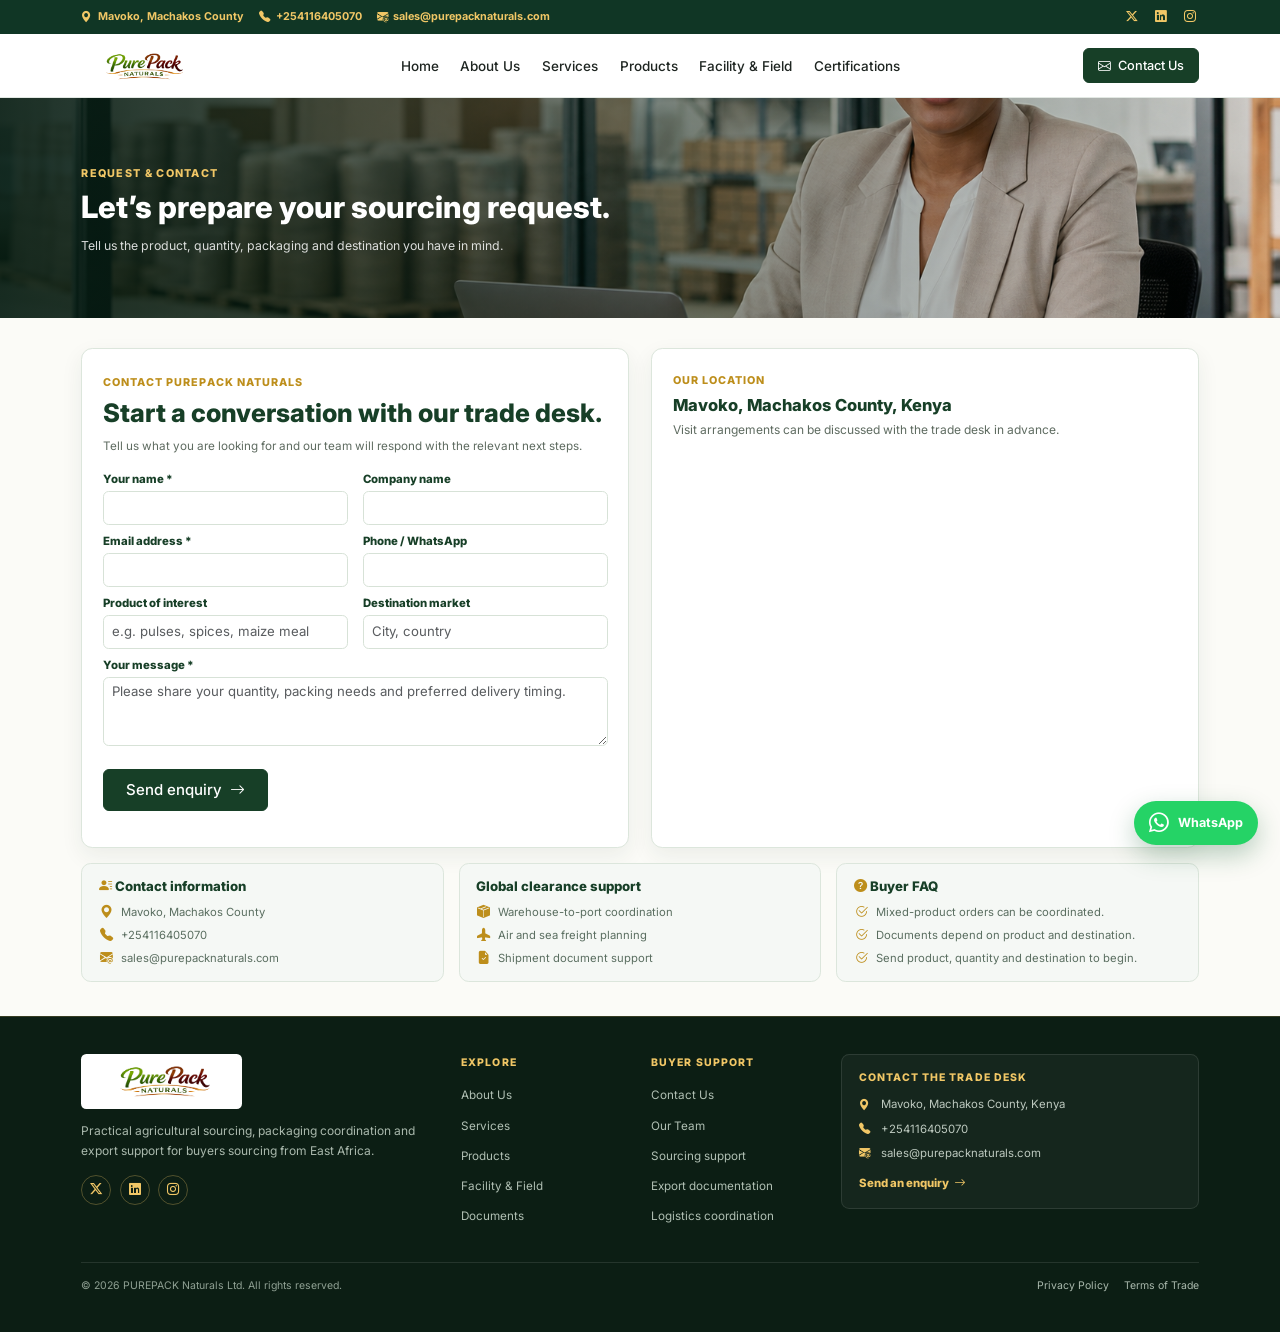
<file: contact.html>
<!DOCTYPE html>
<html lang="en">
<head>
  <meta charset="UTF-8" />
  <meta name="viewport" content="width=device-width, initial-scale=1.0" />
  <title>Contact PUREPACK Naturals | Agricultural Export Enquiries</title>
  <meta name="description" content="Contact PUREPACK Naturals for agricultural sourcing, packaging and export enquiries from Kenya." />
  <meta name="robots" content="index, follow" />
  <meta name="theme-color" content="#173b2c" />
  <link rel="canonical" href="https://purepacknaturals.com/contact.html" />
  <link rel="icon" type="image/png" href="assets/images/logo1.png" />
  <meta property="og:type" content="website" />
  <meta property="og:site_name" content="PUREPACK Naturals" />
  <meta property="og:title" content="Contact PUREPACK Naturals | Agricultural Export Enquiries" />
  <meta property="og:description" content="Contact PUREPACK Naturals for agricultural sourcing, packaging and export enquiries from Kenya." />
  <meta property="og:url" content="https://purepacknaturals.co.ke/contact.html" />
  <meta property="og:image" content="https://purepacknaturals.com/assets/images/hero-contact-desk.png" />
  <meta name="twitter:card" content="summary_large_image" />
  <meta name="twitter:title" content="Contact PUREPACK Naturals | Agricultural Export Enquiries" />
  <meta name="twitter:description" content="Contact PUREPACK Naturals for agricultural sourcing, packaging and export enquiries from Kenya." />
  <meta name="twitter:image" content="https://purepacknaturals.com/assets/images/hero-contact-desk.png" />
  <link href="https://cdn.jsdelivr.net/npm/bootstrap@5.3.3/dist/css/bootstrap.min.css" rel="stylesheet" crossorigin="anonymous" />
  <link href="https://cdn.jsdelivr.net/npm/bootstrap-icons@1.11.3/font/bootstrap-icons.min.css" rel="stylesheet" />
  <link rel="preconnect" href="https://fonts.googleapis.com" />
  <link rel="preconnect" href="https://fonts.gstatic.com" crossorigin />
  <link href="https://fonts.googleapis.com/css2?family=Inter:wght@300;400;500;600;700;800;900&display=swap" rel="stylesheet" />
  <link rel="stylesheet" href="assets/css/styles.css?v=static-pages-v1" />
  <!-- Google tag (gtag.js) -->
  <script async src="https://www.googletagmanager.com/gtag/js?id=G-HHF5G4VWT1"></script>
  <script>
    window.dataLayer = window.dataLayer || [];
    function gtag(){dataLayer.push(arguments);}
    gtag('js', new Date());
    gtag('config', 'G-HHF5G4VWT1');
  </script>
</head>
<body>


  <!-- Floating Feedback Toasts Container -->
  <div id="feedback-toast-container" class="position-fixed bottom-0 end-0 p-4" style="z-index: 1100; max-width: 400px;"></div>

  <!-- Non-sticky contact bar -->
  <div class="contact-topbar">
    <div class="container d-flex align-items-center justify-content-between gap-3">
      <div class="contact-topbar-details">
        <a href="https://maps.google.com/?q=Purepack%20Naturals%20Limited" target="_blank" rel="noopener"><i class="bi bi-geo-alt-fill"></i><span>Mavoko, Machakos County</span></a>
        <a href="tel:+254116405070"><i class="bi bi-telephone-fill"></i><span>+254116405070</span></a>
        <a href="mailto:sales@purepacknaturals.com"><i class="bi bi-envelope-at-fill"></i><span>sales@purepacknaturals.com</span></a>
      </div>
      <div class="contact-topbar-socials" aria-label="Social media links">
        <a href="https://x.com/purepacknatural" target="_blank" rel="noopener" aria-label="X"><i class="bi bi-twitter-x"></i></a>
        <a href="https://www.linkedin.com/company/purepacknaturals/" target="_blank" rel="noopener" aria-label="LinkedIn"><i class="bi bi-linkedin"></i></a>
        <a href="https://www.instagram.com/purepacknaturals/" target="_blank" rel="noopener" aria-label="Instagram"><i class="bi bi-instagram"></i></a>
      </div>
    </div>
  </div>

  <!-- Header & Sticky Navigation -->
  <nav class="navbar navbar-expand-lg navbar-light sticky-top py-3">
    <div class="container">
      <a class="navbar-brand d-flex align-items-center" href="index.html">
       
        <div>
          <img src="assets/images/logo1.png" alt="PUREPACK Naturals" style="height: 42px;"/>
        </div>
      </a>
      
      <button class="navbar-toggler border-0" type="button" data-bs-toggle="collapse" data-bs-target="#navbarContent" aria-controls="navbarContent" aria-expanded="false" aria-label="Toggle navigation">
        <span class="navbar-toggler-icon"></span>
      </button>

      <div class="collapse navbar-collapse" id="navbarContent">
        <ul class="navbar-nav mx-auto mb-2 mb-lg-0">
          <li class="nav-item"><a class="nav-link" href="index.html">Home</a></li>
          <li class="nav-item"><a class="nav-link" href="about.html">About Us</a></li>
          <li class="nav-item"><a class="nav-link" href="services.html">Services</a></li>
          <li class="nav-item"><a class="nav-link" href="products.html">Products</a></li>
          <li class="nav-item"><a class="nav-link" href="facility.html">Facility & Field</a></li>
          <li class="nav-item"><a class="nav-link" href="documents.html">Certifications</a></li>
        </ul>
        <div class="mobile-menu-contact d-lg-none">
          <a href="https://maps.google.com/?q=Purepack%20Naturals%20Limited" target="_blank" rel="noopener"><i class="bi bi-geo-alt-fill"></i>Mavoko, Machakos County</a>
          <a href="tel:+254116405070"><i class="bi bi-telephone-fill"></i>+254116405070</a>
          <a href="mailto:sales@purepacknaturals.com"><i class="bi bi-envelope-at-fill"></i>sales@purepacknaturals.com</a>
          <div class="mobile-menu-socials"><a href="https://x.com/purepacknatural" target="_blank" rel="noopener" aria-label="X"><i class="bi bi-twitter-x"></i></a><a href="https://www.linkedin.com/company/purepacknaturals/" target="_blank" rel="noopener" aria-label="LinkedIn"><i class="bi bi-linkedin"></i></a><a href="https://www.instagram.com/purepacknaturals/" target="_blank" rel="noopener" aria-label="Instagram"><i class="bi bi-instagram"></i></a></div>
          <a class="btn mobile-contact-button" href="contact.html"><i class="bi bi-envelope-fill me-2"></i>Contact Us</a>
        </div>
        <div class="d-flex align-items-center">
          <a class="btn btn-primary-custom d-none d-lg-inline-block" href="contact.html">
            <i class="bi bi-envelope me-2"></i>Contact Us
          </a>
        </div>
      </div>
    </div>
  </nav>

  <div class="app-view active" id="view-contact">
    <section class="page-visual-hero">
      <img src="assets/images/hero-contact-desk.png" alt="PUREPACK trade desk professional ready to assist buyers" />
      <div><div class="container"><div class="page-visual-hero-copy"><span>Request &amp; contact</span><h1>Let’s prepare your sourcing request.</h1><p>Tell us the product, quantity, packaging and destination you have in mind.</p></div></div></div>
    </section>
    <div class="container py-5">
      
      <div class="row g-5">
        
        <!-- Multi-step RFQ form -->
        <div class="col-12 contact-layout" id="rfq-wizard-container">
          <div class="p-4 bg-white border rounded-3 shadow-sm legacy-rfq-wizard">
            
            <div class="mb-4 text-center border-bottom pb-3">
              <span class="text-accent-custom fw-bold text-uppercase small tracking-wider">Interactive B2B Desk</span>
              <h3 class="fw-bold text-primary-custom mt-2">Request Sourcing Quotation</h3>
              <p class="text-muted small mb-3">Submit your parameters to receive a formal commercial offer within 12 business hours.</p>
              
              <!-- Steps Tracker -->
              <div class="d-flex justify-content-center align-items-center gap-4 mt-3">
                <div class="d-flex align-items-center gap-2">
                  <div class="step-indicator active" id="indicator-1">1</div>
                  <span class="small fw-semibold text-primary-custom">Products</span>
                </div>
                <div class="bg-secondary opacity-20" style="width: 30px; height: 1px;"></div>
                <div class="d-flex align-items-center gap-2">
                  <div class="step-indicator" id="indicator-2">2</div>
                  <span class="small fw-semibold text-muted">Shipping</span>
                </div>
                <div class="bg-secondary opacity-20" style="width: 30px; height: 1px;"></div>
                <div class="d-flex align-items-center gap-2">
                  <div class="step-indicator" id="indicator-3">3</div>
                  <span class="small fw-semibold text-muted">Contact</span>
                </div>
              </div>
            </div>

            <form id="rfq-wizard-form" novalidate>
              
              <!-- STEP 1: Products and volume Selection -->
              <div class="rfq-step active" id="rfq-step-1">
                <h6 class="fw-bold text-primary-custom mb-3"><i class="bi bi-box-seam text-accent-custom me-2"></i>Step 1: Select Sourcing Grains or Produce</h6>
                <p class="text-muted small mb-4">Toggle the checkboxes of products you require and specify target volumes in metric tonnes.</p>
                
                <div class="row g-3" id="rfq-products-selector" style="max-height: 400px; overflow-y: auto; overflow-x: hidden; padding-right: 5px;">
                  <!-- Injected via JavaScript -->
                </div>
              </div>

              <!-- STEP 2: Shipping and logistics variables -->
              <div class="rfq-step" id="rfq-step-2">
                <h6 class="fw-bold text-primary-custom mb-3"><i class="bi bi-truck text-accent-custom me-2"></i>Step 2: Sourcing Timeline & Cargo Options</h6>
                <p class="text-muted small mb-4">Provide specifications regarding your cargo port, packaging, and shipping targets.</p>
                
                <div class="row g-3">
                  
                  <div class="col-md-6">
                    <label for="rfq-port" class="form-label small fw-semibold text-primary-custom">Destination Port (City, Country)*</label>
                    <input type="text" class="form-control" id="rfq-port" placeholder="e.g. Rotterdam Port, Netherlands" required />
                  </div>

                  <div class="col-md-6">
                    <label for="rfq-timeline" class="form-label small fw-semibold text-primary-custom">Target Sourcing Timeframe*</label>
                    <select class="form-select" id="rfq-timeline" required>
                      <option value="">Choose window...</option>
                      <option value="immediate">Immediate Dispatch (Within 14 days)</option>
                      <option value="next-month">Within 30 Days</option>
                      <option value="next-quarter">Within 90 Days</option>
                      <option value="continuous">Continuous / Scheduled Monthly Contract</option>
                    </select>
                  </div>

                  <div class="col-md-6">
                    <label for="rfq-shipping-mode" class="form-label small fw-semibold text-primary-custom">Preferred Shipping Mode</label>
                    <select class="form-select" id="rfq-shipping-mode">
                      <option value="sea-fcl">Sea Freight - FCL (Full Container Load)</option>
                      <option value="sea-lcl">Sea Freight - LCL (Less than Container Load)</option>
                      <option value="air-cargo">Air Freight Cargo (Sensitive Produce)</option>
                    </select>
                  </div>

                  <div class="col-md-6">
                    <label for="rfq-packaging" class="form-label small fw-semibold text-primary-custom">Packaging Requirement</label>
                    <select class="form-select" id="rfq-packaging">
                      <option value="bulk-jute">Bulk Jute Bags (25kg / 50kg)</option>
                      <option value="laminated-pp">Laminated Polypropylene Bags</option>
                      <option value="retail-paper">Retail Sifted Flour Paper Bags</option>
                      <option value="fresh-carton">Single-layer Ventilated Cartons</option>
                    </select>
                  </div>

                </div>
              </div>

              <!-- STEP 3: Corporate Contact Details -->
              <div class="rfq-step" id="rfq-step-3">
                <h6 class="fw-bold text-primary-custom mb-3"><i class="bi bi-person-lines-fill text-accent-custom me-2"></i>Step 3: Company & Lead Buyer Contact</h6>
                <p class="text-muted small mb-4">Complete your corporate coordinates to allow trade desk authorization.</p>
                
                <div class="row g-3">
                  
                  <div class="col-md-6">
                    <label for="rfq-contact-name" class="form-label small fw-semibold text-primary-custom">Contact Person Name*</label>
                    <input type="text" class="form-control" id="rfq-contact-name" placeholder="John Doe" required />
                  </div>

                  <div class="col-md-6">
                    <label for="rfq-contact-company" class="form-label small fw-semibold text-primary-custom">Company / Organization*</label>
                    <input type="text" class="form-control" id="rfq-contact-company" placeholder="Agrifoods Import Ltd." required />
                  </div>

                  <div class="col-md-6">
                    <label for="rfq-contact-email" class="form-label small fw-semibold text-primary-custom">Corporate Email Address*</label>
                    <input type="email" class="form-control" id="rfq-contact-email" placeholder="imports@yourcompany.com" required />
                  </div>

                  <div class="col-md-6">
                    <label for="rfq-contact-phone" class="form-label small fw-semibold text-primary-custom">Direct Phone (with Country Code)*</label>
                    <input type="text" class="form-control" id="rfq-contact-phone" placeholder="e.g. +31 6 12345678" />
                  </div>

                  <div class="col-12">
                    <label for="rfq-contact-notes" class="form-label small fw-semibold text-primary-custom">Specific Crop Parameters / Custom Requests</label>
                    <textarea class="form-control" id="rfq-contact-notes" rows="3" placeholder="Specify acceptable moisture, aflatoxin ppm thresholds, or required certification stamps."></textarea>
                  </div>

                </div>

                <div class="mt-4" id="rfq-summary-preview">
                  <!-- Summary generated via JS -->
                </div>
              </div>

              <!-- Navigation Controls -->
              <div class="d-flex justify-content-between mt-4 border-top pt-3">
                <button type="button" class="btn btn-outline-custom d-none" id="rfq-prev">
                  <i class="bi bi-arrow-left me-1"></i>Back
                </button>
                <button type="button" class="btn btn-primary-custom ms-auto" id="rfq-next">
                  Next Step<i class="bi bi-arrow-right ms-1"></i>
                </button>
                <button type="submit" class="btn btn-warning text-dark fw-bold bg-accent-custom border-0 ms-auto d-none" id="rfq-submit">
                  Transmit Request<i class="bi bi-send-fill ms-1"></i>
                </button>
              </div>

            </form>
          </div>

          <section class="contact-form-card">
            <div class="contact-form-heading"><span>Contact PUREPACK Naturals</span><h2>Start a conversation with our trade desk.</h2><p>Tell us what you are looking for and our team will respond with the relevant next steps.</p></div>
            <form id="purepack-contact-form" action="https://api.web3forms.com/submit" method="post">
              <input type="hidden" name="access_key" value="68d0cacc-6392-4d2a-b92d-706e61b8beb2" />
              <input type="hidden" name="subject" value="New PUREPACK website enquiry" />
              <input type="hidden" name="from_name" value="PUREPACK Naturals Website" />
              <input type="checkbox" name="botcheck" tabindex="-1" autocomplete="off" style="display: none;" aria-hidden="true" />
              <div class="row g-3">
                <div class="col-md-6"><label for="contact-name">Your name *</label><input id="contact-name" name="Name" class="form-control" type="text" required /></div>
                <div class="col-md-6"><label for="contact-company">Company name</label><input id="contact-company" name="Company" class="form-control" type="text" /></div>
                <div class="col-md-6"><label for="contact-email">Email address *</label><input id="contact-email" name="email" class="form-control" type="email" required /></div>
                <div class="col-md-6"><label for="contact-phone">Phone / WhatsApp</label><input id="contact-phone" name="Phone" class="form-control" type="tel" /></div>
                <div class="col-md-6"><label for="contact-product">Product of interest</label><input id="contact-product" name="Product of interest" class="form-control" type="text" placeholder="e.g. pulses, spices, maize meal" /></div>
                <div class="col-md-6"><label for="contact-destination">Destination market</label><input id="contact-destination" name="Destination" class="form-control" type="text" placeholder="City, country" /></div>
                <div class="col-12"><label for="contact-message">Your message *</label><textarea id="contact-message" name="Message" class="form-control" rows="3" placeholder="Please share your quantity, packing needs and preferred delivery timing." required></textarea></div>
              </div>
              <button type="submit" class="btn btn-primary-custom mt-4 px-4">Send enquiry <i class="bi bi-arrow-right ms-1"></i></button>
              <p id="contact-form-status" class="small mt-3 mb-0" role="status" aria-live="polite"></p>
            </form>
          </section>

          <section class="contact-map-card">
            <div class="contact-map-copy"><span>Our location</span><h3>Mavoko, Machakos County, Kenya</h3><p>Visit arrangements can be discussed with the trade desk in advance.</p></div>
            <iframe title="Map showing Purepack Naturals Limited" src="https://www.google.com/maps/embed?pb=!1m18!1m12!1m3!1d3988.6696673658744!2d36.949108573501285!3d-1.3748835357263003!2m3!1f0!2f0!3f0!3m2!1i1024!2i768!4f13.1!3m3!1m2!1s0x182f0df3fcb8e82d%3A0x44da0968f50df417!2sPurepack%20Naturals%20Limited!5e0!3m2!1sen!2ske!4v1785639459990!5m2!1sen!2ske" loading="lazy" allowfullscreen referrerpolicy="strict-origin-when-cross-origin"></iframe>
          </section>
        </div>

        <section class="col-12 contact-info-strip">
          <div class="row g-3">
            <div class="col-md-4"><article><h3><i class="bi bi-person-lines-fill"></i> Contact information</h3><div class="contact-icon-list"><a href="https://maps.google.com/?q=Purepack%20Naturals%20Limited" target="_blank" rel="noopener"><i class="bi bi-geo-alt-fill"></i><span>Mavoko, Machakos County</span></a><a href="tel:+254116405070"><i class="bi bi-telephone-fill"></i><span>+254116405070</span></a><a href="mailto:sales@purepacknaturals.com"><i class="bi bi-envelope-at-fill"></i><span>sales@purepacknaturals.com</span></a></div></article></div>
            <div class="col-md-4"><article><h3><i class="bi bi-globe-africa"></i> Global clearance support</h3><div class="contact-icon-list"><span><i class="bi bi-box-seam-fill"></i>Warehouse-to-port coordination</span><span><i class="bi bi-airplane-fill"></i>Air and sea freight planning</span><span><i class="bi bi-file-earmark-check-fill"></i>Shipment document support</span></div></article></div>
            <div class="col-md-4"><article><h3><i class="bi bi-question-circle-fill"></i> Buyer FAQ</h3><div class="contact-icon-list"><span><i class="bi bi-check2-circle"></i>Mixed-product orders can be coordinated.</span><span><i class="bi bi-check2-circle"></i>Documents depend on product and destination.</span><span><i class="bi bi-check2-circle"></i>Send product, quantity and destination to begin.</span></div></article></div>
          </div>
        </section>

      </div>

    </div>
  </div><!-- FOOTER -->
  <footer class="footer-modern py-5">
    <div class="container">
      <div class="row g-4 align-items-start">
        <div class="col-lg-4"><a class="footer-brand" href="index.html"><img src="assets/images/logo1.png" alt="PUREPACK Naturals" onerror="this.onerror=null; this.src='assets/logo1.png';" /></a><p>Practical agricultural sourcing, packaging coordination and export support for buyers sourcing from East Africa.</p><div class="footer-socials"><a href="https://x.com/purepacknatural" target="_blank" rel="noopener" aria-label="X"><i class="bi bi-twitter-x"></i></a><a href="https://www.linkedin.com/company/purepacknaturals/" target="_blank" rel="noopener" aria-label="LinkedIn"><i class="bi bi-linkedin"></i></a><a href="https://www.instagram.com/purepacknaturals/" target="_blank" rel="noopener" aria-label="Instagram"><i class="bi bi-instagram"></i></a></div></div>
        <div class="col-6 col-lg-2"><h6>Explore</h6><ul><li><a href="about.html">About Us</a></li><li><a href="services.html">Services</a></li><li><a href="products.html">Products</a></li><li><a href="facility.html">Facility &amp; Field</a></li><li><a href="documents.html">Documents</a></li></ul></div>
        <div class="col-6 col-lg-2"><h6>Buyer support</h6><ul><li><a href="contact.html">Contact Us</a></li><li><a href="about.html" data-scroll-target="our-team">Our Team</a></li><li><a href="services.html">Sourcing support</a></li><li><a href="services.html">Export documentation</a></li><li><a href="services.html">Logistics coordination</a></li></ul></div>
        <div class="col-lg-4"><div class="footer-contact-card"><span>Contact the trade desk</span><a href="https://maps.google.com/?q=Purepack%20Naturals%20Limited" target="_blank" rel="noopener"><i class="bi bi-geo-alt-fill"></i>Mavoko, Machakos County, Kenya</a><a href="tel:+254116405070"><i class="bi bi-telephone-fill"></i>+254116405070</a><a href="mailto:sales@purepacknaturals.com"><i class="bi bi-envelope-at-fill"></i>sales@purepacknaturals.com</a><a class="footer-contact-action" href="contact.html">Send an enquiry <i class="bi bi-arrow-right"></i></a></div></div>
      </div>
      <div class="footer-bottom"><p>&copy; 2026 PUREPACK Naturals Ltd. All rights reserved.</p><div><a href="privacy.html">Privacy Policy</a><a href="terms.html">Terms of Trade</a></div></div>

    </div>
  </footer>

  <a class="whatsapp-float" href="https://wa.me/254116405070?text=Hello%20PUREPACK%20Naturals%2C%20I%20would%20like%20to%20make%20an%20export%20enquiry." target="_blank" rel="noopener" aria-label="Contact PUREPACK Naturals on WhatsApp" title="Chat on WhatsApp">
    <i class="bi bi-whatsapp" aria-hidden="true"></i><span>WhatsApp</span>
  </a>

  

<script src="https://cdn.jsdelivr.net/npm/bootstrap@5.3.3/dist/js/bootstrap.bundle.min.js" crossorigin="anonymous"></script>
<script>
document.addEventListener('DOMContentLoaded', function () {
  document.querySelectorAll('.product-item-main').forEach(function (card) {
    var image = card.querySelector('.product-image-wrapper img');
    var description = card.querySelector('.product-desc');
    var body = card.querySelector('.product-body');
    var name = card.querySelector('h3');
    if (image && description) image.alt = description.textContent.trim();
    if (name && !card.querySelector('.product-image-name')) {
      var label = document.createElement('div');
      label.className = 'product-image-name';
      label.textContent = name.textContent.trim();
      card.appendChild(label);
    }
    if (body) body.remove();
  });
  var marwoMain = document.getElementById('section-marwo-main');
  var marwoSpices = document.getElementById('section-marwo-spices');
  if (marwoMain && marwoSpices) marwoSpices.insertAdjacentElement('afterend', marwoMain);
  var mobileMenu = document.getElementById('navbarContent');
  if (mobileMenu && window.bootstrap) {
    var openedAt = 0, scrollStart = 0;
    var closeMenu = function () { if (mobileMenu.classList.contains('show')) window.bootstrap.Collapse.getOrCreateInstance(mobileMenu).hide(); };
    mobileMenu.querySelectorAll('a').forEach(function (link) { link.addEventListener('click', closeMenu); });
    mobileMenu.addEventListener('shown.bs.collapse', function () { openedAt = Date.now(); scrollStart = window.scrollY; });
    window.addEventListener('scroll', function () { if (Date.now() - openedAt >= 450 && Math.abs(window.scrollY - scrollStart) >= 10) closeMenu(); }, { passive: true });
  }
});
</script>
<script>
document.addEventListener('DOMContentLoaded', function () {
  var form = document.getElementById('purepack-contact-form');
  var status = document.getElementById('contact-form-status');
  if (!form || !status) return;
  form.addEventListener('submit', async function (event) {
    event.preventDefault();
    status.textContent = 'Sending your enquiry…';
    status.className = 'small mt-3 mb-0 text-muted';
    try {
      var response = await fetch(form.action, { method: 'POST', body: new FormData(form) });
      var result = await response.json();
      if (result.success) {
        form.reset();
        status.textContent = 'Thank you. Your enquiry has been sent to the PUREPACK trade desk.';
        status.className = 'small mt-3 mb-0 text-success fw-semibold';
      } else {
        throw new Error(result.message || 'Submission could not be completed.');
      }
    } catch (error) {
      status.textContent = 'We could not send the form. Please email sales@purepacknaturals.com or use WhatsApp.';
      status.className = 'small mt-3 mb-0 text-danger fw-semibold';
    }
  });
});
</script>
</body>
</html>
</file>
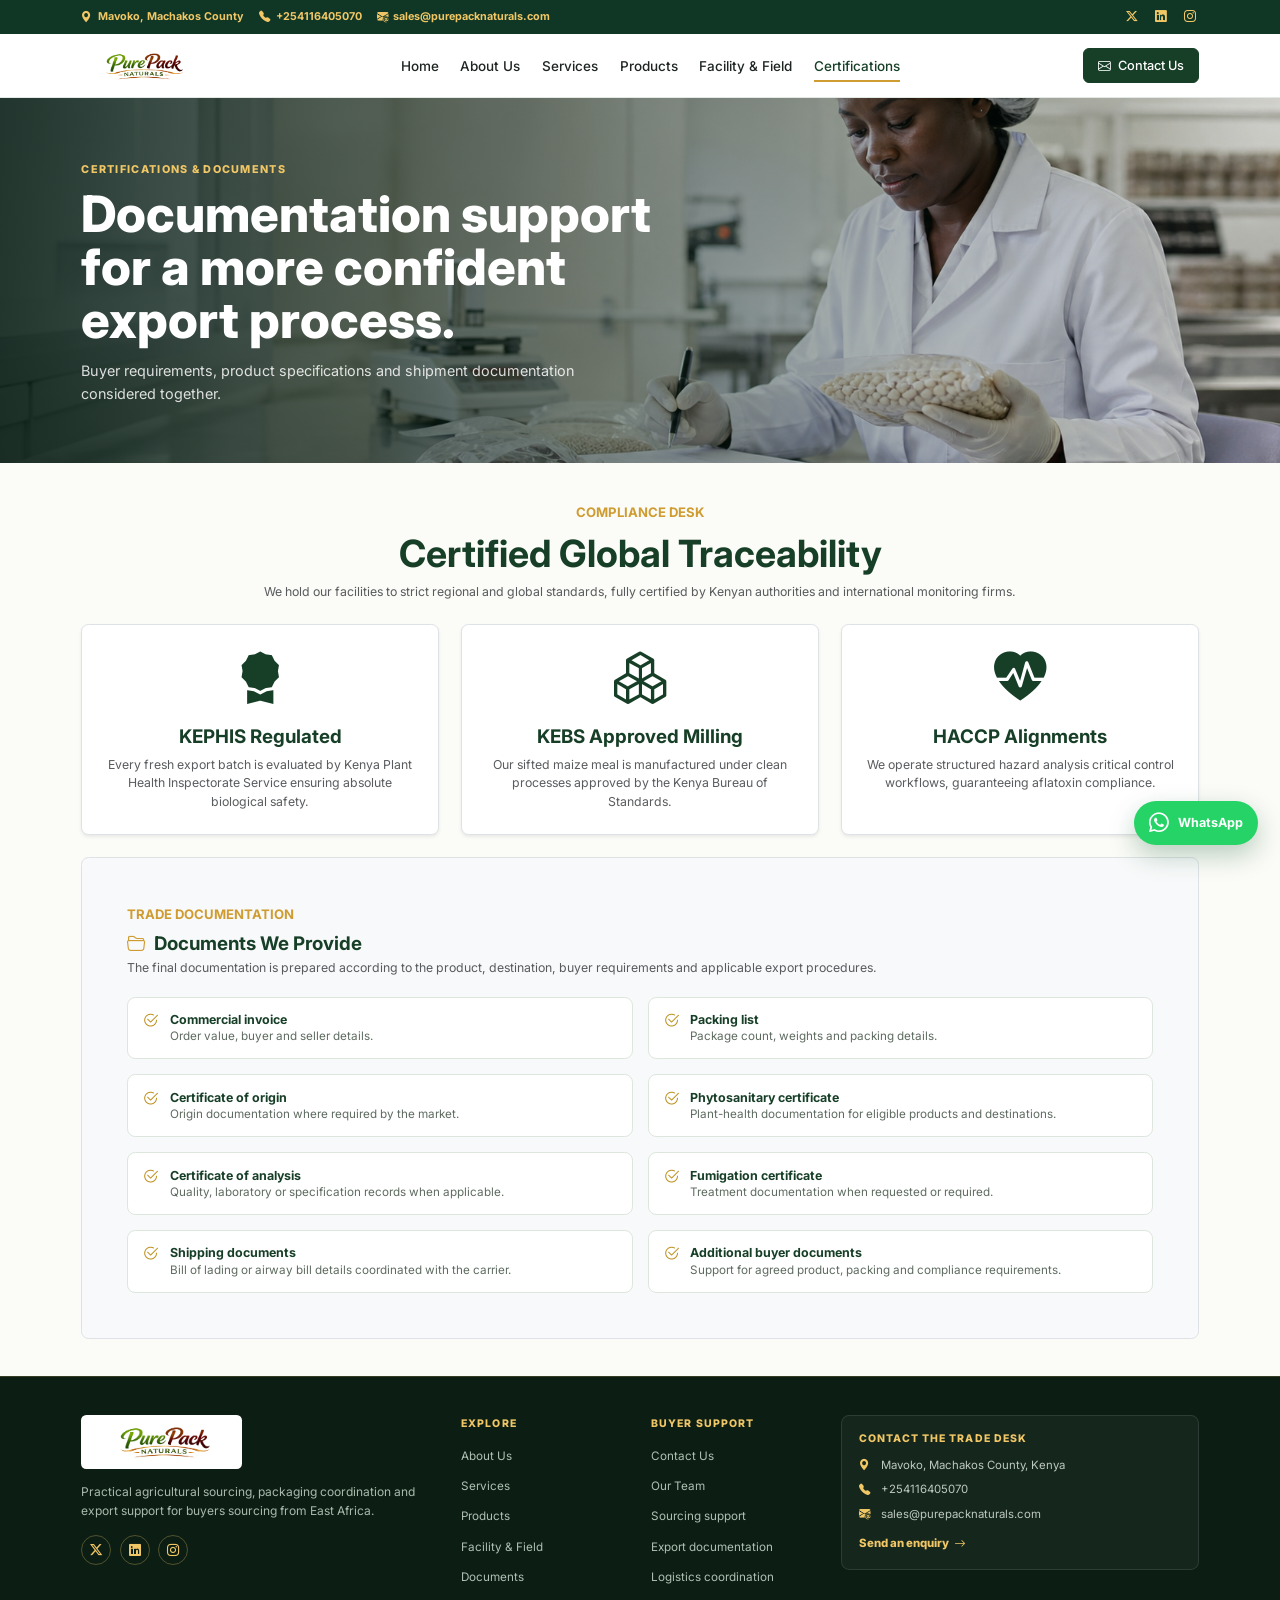
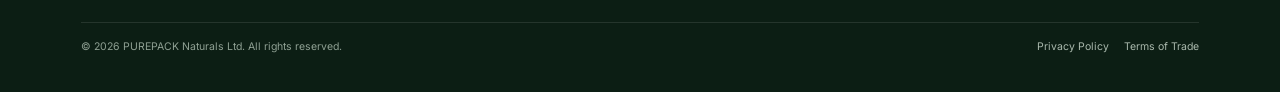
<file: documents.html>
<!DOCTYPE html>
<html lang="en">
<head>
  <meta charset="UTF-8" />
  <meta name="viewport" content="width=device-width, initial-scale=1.0" />
  <title>Export Documents &amp; Quality Support | PUREPACK Naturals</title>
  <meta name="description" content="Understand the export documents and quality support PUREPACK can coordinate for agricultural buyers." />
  <meta name="robots" content="index, follow" />
  <meta name="theme-color" content="#173b2c" />
  <link rel="canonical" href="https://purepacknaturals.com/documents.html" />
  <link rel="icon" type="image/png" href="assets/images/logo1.png" />
  <meta property="og:type" content="website" />
  <meta property="og:site_name" content="PUREPACK Naturals" />
  <meta property="og:title" content="Export Documents &amp; Quality Support | PUREPACK Naturals" />
  <meta property="og:description" content="Understand the export documents and quality support PUREPACK can coordinate for agricultural buyers." />
  <meta property="og:url" content="https://purepacknaturals.com/documents.html" />
  <meta property="og:image" content="https://purepacknaturals.com/assets/images/hero-certifications-quality.png" />
  <meta name="twitter:card" content="summary_large_image" />
  <meta name="twitter:title" content="Export Documents &amp; Quality Support | PUREPACK Naturals" />
  <meta name="twitter:description" content="Understand the export documents and quality support PUREPACK can coordinate for agricultural buyers." />
  <meta name="twitter:image" content="https://purepacknaturals.com/assets/images/hero-certifications-quality.png" />
  <link href="https://cdn.jsdelivr.net/npm/bootstrap@5.3.3/dist/css/bootstrap.min.css" rel="stylesheet" crossorigin="anonymous" />
  <link href="https://cdn.jsdelivr.net/npm/bootstrap-icons@1.11.3/font/bootstrap-icons.min.css" rel="stylesheet" />
  <link rel="preconnect" href="https://fonts.googleapis.com" />
  <link rel="preconnect" href="https://fonts.gstatic.com" crossorigin />
  <link href="https://fonts.googleapis.com/css2?family=Inter:wght@300;400;500;600;700;800;900&display=swap" rel="stylesheet" />
  <link rel="stylesheet" href="assets/css/styles.css?v=static-pages-v1" />
  <!-- Google tag (gtag.js) -->
  <script async src="https://www.googletagmanager.com/gtag/js?id=G-HHF5G4VWT1"></script>
  <script>
    window.dataLayer = window.dataLayer || [];
    function gtag(){dataLayer.push(arguments);}
    gtag('js', new Date());
    gtag('config', 'G-HHF5G4VWT1');
  </script>
</head>
<body>


  <!-- Floating Feedback Toasts Container -->
  <div id="feedback-toast-container" class="position-fixed bottom-0 end-0 p-4" style="z-index: 1100; max-width: 400px;"></div>

  <!-- Non-sticky contact bar -->
  <div class="contact-topbar">
    <div class="container d-flex align-items-center justify-content-between gap-3">
      <div class="contact-topbar-details">
        <a href="https://maps.google.com/?q=Purepack%20Naturals%20Limited" target="_blank" rel="noopener"><i class="bi bi-geo-alt-fill"></i><span>Mavoko, Machakos County</span></a>
        <a href="tel:+254116405070"><i class="bi bi-telephone-fill"></i><span>+254116405070</span></a>
        <a href="mailto:sales@purepacknaturals.com"><i class="bi bi-envelope-at-fill"></i><span>sales@purepacknaturals.com</span></a>
      </div>
      <div class="contact-topbar-socials" aria-label="Social media links">
        <a href="https://x.com/purepacknatural" target="_blank" rel="noopener" aria-label="X"><i class="bi bi-twitter-x"></i></a>
        <a href="https://www.linkedin.com/company/purepacknaturals/" target="_blank" rel="noopener" aria-label="LinkedIn"><i class="bi bi-linkedin"></i></a>
        <a href="https://www.instagram.com/purepacknaturals/" target="_blank" rel="noopener" aria-label="Instagram"><i class="bi bi-instagram"></i></a>
      </div>
    </div>
  </div>

  <!-- Header & Sticky Navigation -->
  <nav class="navbar navbar-expand-lg navbar-light sticky-top py-3">
    <div class="container">
      <a class="navbar-brand d-flex align-items-center" href="index.html">
       
        <div>
          <img src="assets/images/logo1.png" alt="PUREPACK Naturals" style="height: 42px;"/>
        </div>
      </a>
      
      <button class="navbar-toggler border-0" type="button" data-bs-toggle="collapse" data-bs-target="#navbarContent" aria-controls="navbarContent" aria-expanded="false" aria-label="Toggle navigation">
        <span class="navbar-toggler-icon"></span>
      </button>

      <div class="collapse navbar-collapse" id="navbarContent">
        <ul class="navbar-nav mx-auto mb-2 mb-lg-0">
          <li class="nav-item"><a class="nav-link" href="index.html">Home</a></li>
          <li class="nav-item"><a class="nav-link" href="about.html">About Us</a></li>
          <li class="nav-item"><a class="nav-link" href="services.html">Services</a></li>
          <li class="nav-item"><a class="nav-link" href="products.html">Products</a></li>
          <li class="nav-item"><a class="nav-link" href="facility.html">Facility & Field</a></li>
          <li class="nav-item"><a class="nav-link active" href="documents.html">Certifications</a></li>
        </ul>
        <div class="mobile-menu-contact d-lg-none">
          <a href="https://maps.google.com/?q=Purepack%20Naturals%20Limited" target="_blank" rel="noopener"><i class="bi bi-geo-alt-fill"></i>Mavoko, Machakos County</a>
          <a href="tel:+254116405070"><i class="bi bi-telephone-fill"></i>+254116405070</a>
          <a href="mailto:sales@purepacknaturals.com"><i class="bi bi-envelope-at-fill"></i>sales@purepacknaturals.com</a>
          <div class="mobile-menu-socials"><a href="https://x.com/purepacknatural" target="_blank" rel="noopener" aria-label="X"><i class="bi bi-twitter-x"></i></a><a href="https://www.linkedin.com/company/purepacknaturals/" target="_blank" rel="noopener" aria-label="LinkedIn"><i class="bi bi-linkedin"></i></a><a href="https://www.instagram.com/purepacknaturals/" target="_blank" rel="noopener" aria-label="Instagram"><i class="bi bi-instagram"></i></a></div>
          <a class="btn mobile-contact-button" href="contact.html"><i class="bi bi-envelope-fill me-2"></i>Contact Us</a>
        </div>
        <div class="d-flex align-items-center">
          <a class="btn btn-primary-custom d-none d-lg-inline-block" href="contact.html">
            <i class="bi bi-envelope me-2"></i>Contact Us
          </a>
        </div>
      </div>
    </div>
  </nav>

  <div class="app-view active" id="view-documents">
    <section class="page-visual-hero">
      <img src="assets/images/hero-certifications-quality.png" alt="Quality specialist reviewing agricultural product samples and documents" />
      <div><div class="container"><div class="page-visual-hero-copy"><span>Certifications &amp; documents</span><h1>Documentation support for a more confident export process.</h1><p>Buyer requirements, product specifications and shipment documentation considered together.</p></div></div></div>
    </section>
    <div class="container py-5">
      
      <div class="text-center mb-5 max-w-2xl mx-auto">
        <span class="text-accent-custom fw-bold text-uppercase small tracking-wider">Compliance Desk</span>
        <h1 class="fw-bold text-primary-custom mt-2">Certified Global Traceability</h1>
        <p class="text-muted small">We hold our facilities to strict regional and global standards, fully certified by Kenyan authorities and international monitoring firms.</p>
      </div>

      <div class="row g-4 mb-5">
        
        <div class="col-md-4">
          <div class="p-4 bg-white border rounded-3 shadow-sm h-100 text-center">
            <div class="display-4 text-primary-custom mb-3"><i class="bi bi-award-fill"></i></div>
            <h5 class="fw-bold text-primary-custom mb-2">KEPHIS Regulated</h5>
            <p class="text-muted small mb-0">Every fresh export batch is evaluated by Kenya Plant Health Inspectorate Service ensuring absolute biological safety.</p>
          </div>
        </div>

        <div class="col-md-4">
          <div class="p-4 bg-white border rounded-3 shadow-sm h-100 text-center">
            <div class="display-4 text-primary-custom mb-3"><i class="bi bi-boxes"></i></div>
            <h5 class="fw-bold text-primary-custom mb-2">KEBS Approved Milling</h5>
            <p class="text-muted small mb-0">Our sifted maize meal is manufactured under clean processes approved by the Kenya Bureau of Standards.</p>
          </div>
        </div>

        <div class="col-md-4">
          <div class="p-4 bg-white border rounded-3 shadow-sm h-100 text-center">
            <div class="display-4 text-primary-custom mb-3"><i class="bi bi-heart-pulse-fill"></i></div>
            <h5 class="fw-bold text-primary-custom mb-2">HACCP Alignments</h5>
            <p class="text-muted small mb-0">We operate structured hazard analysis critical control workflows, guaranteeing aflatoxin compliance.</p>
          </div>
        </div>

      </div>

      <!-- Documents provided with export orders -->
      <div class="p-4 p-lg-5 bg-light border rounded-3 documents-provided-section">
        <div class="mb-4">
          <span class="text-accent-custom fw-bold text-uppercase small tracking-wider">Trade documentation</span>
          <h5 class="fw-bold text-primary-custom mt-2 mb-1"><i class="bi bi-folder2-open text-accent-custom me-2"></i>Documents We Provide</h5>
          <p class="text-muted small mb-0">The final documentation is prepared according to the product, destination, buyer requirements and applicable export procedures.</p>
        </div>
        <div class="row g-3 documents-provided-list">
          <div class="col-md-6"><div><i class="bi bi-check2-circle"></i><span><strong>Commercial invoice</strong>Order value, buyer and seller details.</span></div></div>
          <div class="col-md-6"><div><i class="bi bi-check2-circle"></i><span><strong>Packing list</strong>Package count, weights and packing details.</span></div></div>
          <div class="col-md-6"><div><i class="bi bi-check2-circle"></i><span><strong>Certificate of origin</strong>Origin documentation where required by the market.</span></div></div>
          <div class="col-md-6"><div><i class="bi bi-check2-circle"></i><span><strong>Phytosanitary certificate</strong>Plant-health documentation for eligible products and destinations.</span></div></div>
          <div class="col-md-6"><div><i class="bi bi-check2-circle"></i><span><strong>Certificate of analysis</strong>Quality, laboratory or specification records when applicable.</span></div></div>
          <div class="col-md-6"><div><i class="bi bi-check2-circle"></i><span><strong>Fumigation certificate</strong>Treatment documentation when requested or required.</span></div></div>
          <div class="col-md-6"><div><i class="bi bi-check2-circle"></i><span><strong>Shipping documents</strong>Bill of lading or airway bill details coordinated with the carrier.</span></div></div>
          <div class="col-md-6"><div><i class="bi bi-check2-circle"></i><span><strong>Additional buyer documents</strong>Support for agreed product, packing and compliance requirements.</span></div></div>
        </div>
      </div>

    </div>
  </div><!-- FOOTER -->
  <footer class="footer-modern py-5">
    <div class="container">
      <div class="row g-4 align-items-start">
        <div class="col-lg-4"><a class="footer-brand" href="index.html"><img src="assets/images/logo1.png" alt="PUREPACK Naturals" onerror="this.onerror=null; this.src='assets/logo1.png';" /></a><p>Practical agricultural sourcing, packaging coordination and export support for buyers sourcing from East Africa.</p><div class="footer-socials"><a href="https://x.com/purepacknatural" target="_blank" rel="noopener" aria-label="X"><i class="bi bi-twitter-x"></i></a><a href="https://www.linkedin.com/company/purepacknaturals/" target="_blank" rel="noopener" aria-label="LinkedIn"><i class="bi bi-linkedin"></i></a><a href="https://www.instagram.com/purepacknaturals/" target="_blank" rel="noopener" aria-label="Instagram"><i class="bi bi-instagram"></i></a></div></div>
        <div class="col-6 col-lg-2"><h6>Explore</h6><ul><li><a href="about.html">About Us</a></li><li><a href="services.html">Services</a></li><li><a href="products.html">Products</a></li><li><a href="facility.html">Facility &amp; Field</a></li><li><a href="documents.html">Documents</a></li></ul></div>
        <div class="col-6 col-lg-2"><h6>Buyer support</h6><ul><li><a href="contact.html">Contact Us</a></li><li><a href="about.html" data-scroll-target="our-team">Our Team</a></li><li><a href="services.html">Sourcing support</a></li><li><a href="services.html">Export documentation</a></li><li><a href="services.html">Logistics coordination</a></li></ul></div>
        <div class="col-lg-4"><div class="footer-contact-card"><span>Contact the trade desk</span><a href="https://maps.google.com/?q=Purepack%20Naturals%20Limited" target="_blank" rel="noopener"><i class="bi bi-geo-alt-fill"></i>Mavoko, Machakos County, Kenya</a><a href="tel:+254116405070"><i class="bi bi-telephone-fill"></i>+254116405070</a><a href="mailto:sales@purepacknaturals.com"><i class="bi bi-envelope-at-fill"></i>sales@purepacknaturals.com</a><a class="footer-contact-action" href="contact.html">Send an enquiry <i class="bi bi-arrow-right"></i></a></div></div>
      </div>
      <div class="footer-bottom"><p>&copy; 2026 PUREPACK Naturals Ltd. All rights reserved.</p><div><a href="privacy.html">Privacy Policy</a><a href="terms.html">Terms of Trade</a></div></div>

    </div>
  </footer>

  <a class="whatsapp-float" href="https://wa.me/254116405070?text=Hello%20PUREPACK%20Naturals%2C%20I%20would%20like%20to%20make%20an%20export%20enquiry." target="_blank" rel="noopener" aria-label="Contact PUREPACK Naturals on WhatsApp" title="Chat on WhatsApp">
    <i class="bi bi-whatsapp" aria-hidden="true"></i><span>WhatsApp</span>
  </a>

  

<script src="https://cdn.jsdelivr.net/npm/bootstrap@5.3.3/dist/js/bootstrap.bundle.min.js" crossorigin="anonymous"></script>
<script>
document.addEventListener('DOMContentLoaded', function () {
  document.querySelectorAll('.product-item-main').forEach(function (card) {
    var image = card.querySelector('.product-image-wrapper img');
    var description = card.querySelector('.product-desc');
    var body = card.querySelector('.product-body');
    var name = card.querySelector('h3');
    if (image && description) image.alt = description.textContent.trim();
    if (name && !card.querySelector('.product-image-name')) {
      var label = document.createElement('div');
      label.className = 'product-image-name';
      label.textContent = name.textContent.trim();
      card.appendChild(label);
    }
    if (body) body.remove();
  });
  var marwoMain = document.getElementById('section-marwo-main');
  var marwoSpices = document.getElementById('section-marwo-spices');
  if (marwoMain && marwoSpices) marwoSpices.insertAdjacentElement('afterend', marwoMain);
  var mobileMenu = document.getElementById('navbarContent');
  if (mobileMenu && window.bootstrap) {
    var openedAt = 0, scrollStart = 0;
    var closeMenu = function () { if (mobileMenu.classList.contains('show')) window.bootstrap.Collapse.getOrCreateInstance(mobileMenu).hide(); };
    mobileMenu.querySelectorAll('a').forEach(function (link) { link.addEventListener('click', closeMenu); });
    mobileMenu.addEventListener('shown.bs.collapse', function () { openedAt = Date.now(); scrollStart = window.scrollY; });
    window.addEventListener('scroll', function () { if (Date.now() - openedAt >= 450 && Math.abs(window.scrollY - scrollStart) >= 10) closeMenu(); }, { passive: true });
  }
});
</script>
</body>
</html>
</file>
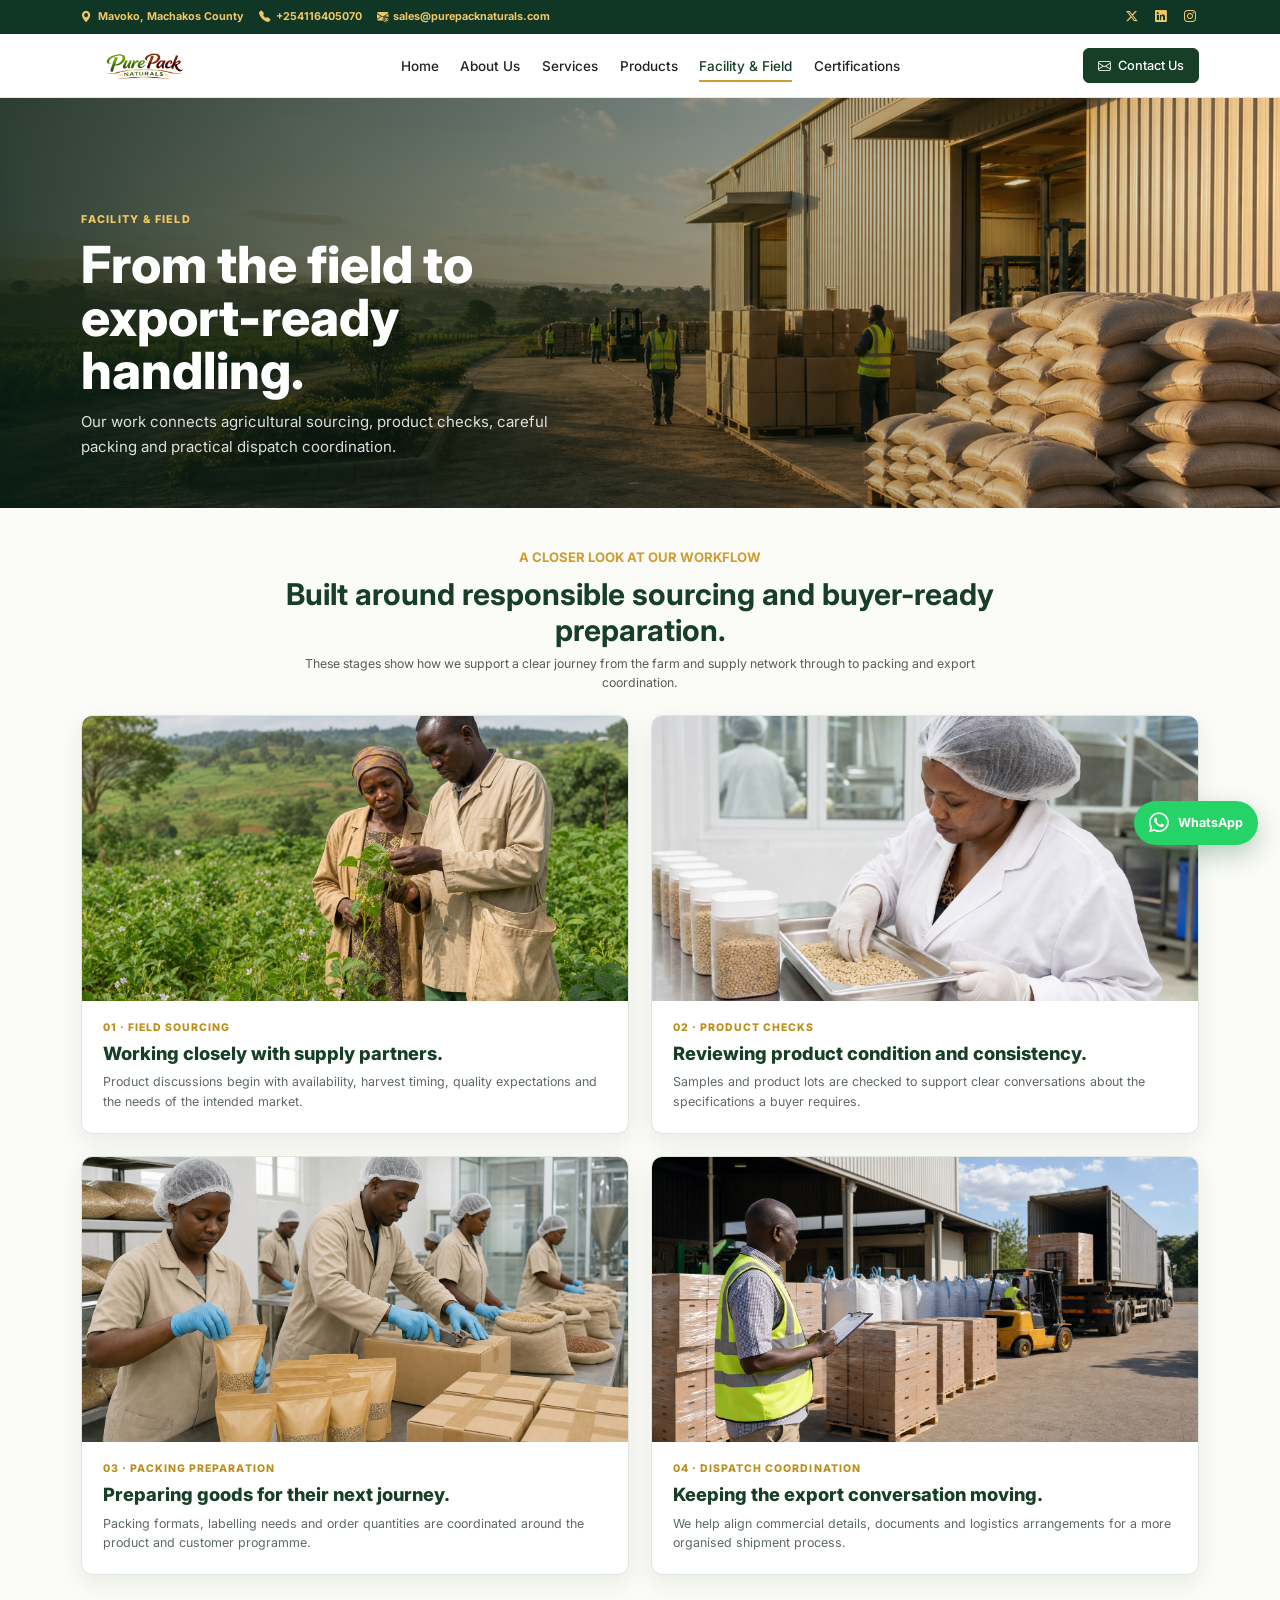
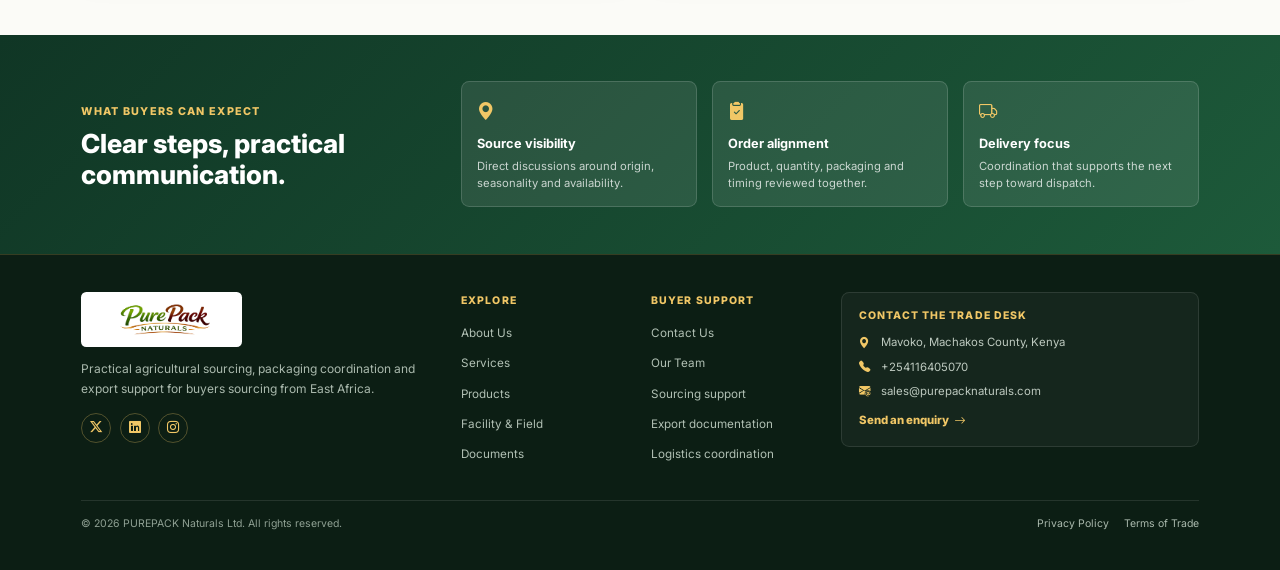
<file: facility.html>
<!DOCTYPE html>
<html lang="en">
<head>
  <meta charset="UTF-8" />
  <meta name="viewport" content="width=device-width, initial-scale=1.0" />
  <title>Field &amp; Facility | PUREPACK Naturals Kenya</title>
  <meta name="description" content="See how PUREPACK coordinates field sourcing, product checks, packing preparation and export dispatch in Kenya." />
  <meta name="robots" content="index, follow" />
  <meta name="theme-color" content="#173b2c" />
  <link rel="canonical" href="https://purepacknaturals.com/facility.html" />
  <link rel="icon" type="image/png" href="assets/images/logo1.png" />
  <meta property="og:type" content="website" />
  <meta property="og:site_name" content="PUREPACK Naturals" />
  <meta property="og:title" content="Field &amp; Facility | PUREPACK Naturals Kenya" />
  <meta property="og:description" content="See how PUREPACK coordinates field sourcing, product checks, packing preparation and export dispatch in Kenya." />
  <meta property="og:url" content="https://purepacknaturals.com/facility.html" />
  <meta property="og:image" content="https://purepacknaturals.com/assets/images/gallery-facility-hero.png" />
  <meta name="twitter:card" content="summary_large_image" />
  <meta name="twitter:title" content="Field &amp; Facility | PUREPACK Naturals Kenya" />
  <meta name="twitter:description" content="See how PUREPACK coordinates field sourcing, product checks, packing preparation and export dispatch in Kenya." />
  <meta name="twitter:image" content="https://purepacknaturals.com/assets/images/gallery-facility-hero.png" />
  <link href="https://cdn.jsdelivr.net/npm/bootstrap@5.3.3/dist/css/bootstrap.min.css" rel="stylesheet" crossorigin="anonymous" />
  <link href="https://cdn.jsdelivr.net/npm/bootstrap-icons@1.11.3/font/bootstrap-icons.min.css" rel="stylesheet" />
  <link rel="preconnect" href="https://fonts.googleapis.com" />
  <link rel="preconnect" href="https://fonts.gstatic.com" crossorigin />
  <link href="https://fonts.googleapis.com/css2?family=Inter:wght@300;400;500;600;700;800;900&display=swap" rel="stylesheet" />
  <link rel="stylesheet" href="assets/css/styles.css?v=static-pages-v1" />
  <!-- Google tag (gtag.js) -->
  <script async src="https://www.googletagmanager.com/gtag/js?id=G-HHF5G4VWT1"></script>
  <script>
    window.dataLayer = window.dataLayer || [];
    function gtag(){dataLayer.push(arguments);}
    gtag('js', new Date());
    gtag('config', 'G-HHF5G4VWT1');
  </script>
</head>
<body>


  <!-- Floating Feedback Toasts Container -->
  <div id="feedback-toast-container" class="position-fixed bottom-0 end-0 p-4" style="z-index: 1100; max-width: 400px;"></div>

  <!-- Non-sticky contact bar -->
  <div class="contact-topbar">
    <div class="container d-flex align-items-center justify-content-between gap-3">
      <div class="contact-topbar-details">
        <a href="https://maps.google.com/?q=Purepack%20Naturals%20Limited" target="_blank" rel="noopener"><i class="bi bi-geo-alt-fill"></i><span>Mavoko, Machakos County</span></a>
        <a href="tel:+254116405070"><i class="bi bi-telephone-fill"></i><span>+254116405070</span></a>
        <a href="mailto:sales@purepacknaturals.com"><i class="bi bi-envelope-at-fill"></i><span>sales@purepacknaturals.com</span></a>
      </div>
      <div class="contact-topbar-socials" aria-label="Social media links">
        <a href="https://x.com/purepacknatural" target="_blank" rel="noopener" aria-label="X"><i class="bi bi-twitter-x"></i></a>
        <a href="https://www.linkedin.com/company/purepacknaturals/" target="_blank" rel="noopener" aria-label="LinkedIn"><i class="bi bi-linkedin"></i></a>
        <a href="https://www.instagram.com/purepacknaturals/" target="_blank" rel="noopener" aria-label="Instagram"><i class="bi bi-instagram"></i></a>
      </div>
    </div>
  </div>

  <!-- Header & Sticky Navigation -->
  <nav class="navbar navbar-expand-lg navbar-light sticky-top py-3">
    <div class="container">
      <a class="navbar-brand d-flex align-items-center" href="index.html">
       
        <div>
          <img src="assets/images/logo1.png" alt="PUREPACK Naturals" style="height: 42px;"/>
        </div>
      </a>
      
      <button class="navbar-toggler border-0" type="button" data-bs-toggle="collapse" data-bs-target="#navbarContent" aria-controls="navbarContent" aria-expanded="false" aria-label="Toggle navigation">
        <span class="navbar-toggler-icon"></span>
      </button>

      <div class="collapse navbar-collapse" id="navbarContent">
        <ul class="navbar-nav mx-auto mb-2 mb-lg-0">
          <li class="nav-item"><a class="nav-link" href="index.html">Home</a></li>
          <li class="nav-item"><a class="nav-link" href="about.html">About Us</a></li>
          <li class="nav-item"><a class="nav-link" href="services.html">Services</a></li>
          <li class="nav-item"><a class="nav-link" href="products.html">Products</a></li>
          <li class="nav-item"><a class="nav-link active" href="facility.html">Facility & Field</a></li>
          <li class="nav-item"><a class="nav-link" href="documents.html">Certifications</a></li>
        </ul>
        <div class="mobile-menu-contact d-lg-none">
          <a href="https://maps.google.com/?q=Purepack%20Naturals%20Limited" target="_blank" rel="noopener"><i class="bi bi-geo-alt-fill"></i>Mavoko, Machakos County</a>
          <a href="tel:+254116405070"><i class="bi bi-telephone-fill"></i>+254116405070</a>
          <a href="mailto:sales@purepacknaturals.com"><i class="bi bi-envelope-at-fill"></i>sales@purepacknaturals.com</a>
          <div class="mobile-menu-socials"><a href="https://x.com/purepacknatural" target="_blank" rel="noopener" aria-label="X"><i class="bi bi-twitter-x"></i></a><a href="https://www.linkedin.com/company/purepacknaturals/" target="_blank" rel="noopener" aria-label="LinkedIn"><i class="bi bi-linkedin"></i></a><a href="https://www.instagram.com/purepacknaturals/" target="_blank" rel="noopener" aria-label="Instagram"><i class="bi bi-instagram"></i></a></div>
          <a class="btn mobile-contact-button" href="contact.html"><i class="bi bi-envelope-fill me-2"></i>Contact Us</a>
        </div>
        <div class="d-flex align-items-center">
          <a class="btn btn-primary-custom d-none d-lg-inline-block" href="contact.html">
            <i class="bi bi-envelope me-2"></i>Contact Us
          </a>
        </div>
      </div>
    </div>
  </nav>

  <div class="app-view active" id="view-gallery">
    <section class="facility-field-hero">
      <img src="assets/images/gallery-facility-hero.png" alt="Agricultural processing facility and export-ready goods in Kenya" />
      <div class="facility-field-hero-overlay"><div class="container"><div class="facility-field-hero-copy"><span>Facility &amp; Field</span><h1>From the field to export-ready handling.</h1><p>Our work connects agricultural sourcing, product checks, careful packing and practical dispatch coordination.</p></div></div></div>
    </section>

    <section class="container py-5 facility-field-story">
      <div class="text-center mx-auto mb-5" style="max-width: 720px;"><span class="text-accent-custom fw-bold text-uppercase small tracking-wider">A closer look at our workflow</span><h2 class="fw-bold text-primary-custom mt-2">Built around responsible sourcing and buyer-ready preparation.</h2><p class="text-muted small mb-0">These stages show how we support a clear journey from the farm and supply network through to packing and export coordination.</p></div>
      <div class="row g-4">
        <div class="col-md-6"><article class="facility-story-card"><img src="assets/images/gallery-field-sourcing.png" alt="Field team inspecting crops with a Kenyan farming partner" /><div class="facility-story-copy"><span>01 · Field sourcing</span><h3>Working closely with supply partners.</h3><p>Product discussions begin with availability, harvest timing, quality expectations and the needs of the intended market.</p></div></article></div>
        <div class="col-md-6"><article class="facility-story-card"><img src="assets/images/gallery-quality-check.png" alt="Quality specialist checking grain samples in a clean facility" /><div class="facility-story-copy"><span>02 · Product checks</span><h3>Reviewing product condition and consistency.</h3><p>Samples and product lots are checked to support clear conversations about the specifications a buyer requires.</p></div></article></div>
        <div class="col-md-6"><article class="facility-story-card"><img src="assets/images/gallery-packing.png" alt="Team packing agricultural products in a food processing facility" /><div class="facility-story-copy"><span>03 · Packing preparation</span><h3>Preparing goods for their next journey.</h3><p>Packing formats, labelling needs and order quantities are coordinated around the product and customer programme.</p></div></article></div>
        <div class="col-md-6"><article class="facility-story-card"><img src="assets/images/gallery-dispatch.png" alt="Export goods being coordinated for container loading" /><div class="facility-story-copy"><span>04 · Dispatch coordination</span><h3>Keeping the export conversation moving.</h3><p>We help align commercial details, documents and logistics arrangements for a more organised shipment process.</p></div></article></div>
      </div>
    </section>

    <section class="facility-principles"><div class="container"><div class="row align-items-center g-4"><div class="col-lg-4"><span>What buyers can expect</span><h2>Clear steps, practical communication.</h2></div><div class="col-lg-8"><div class="row g-3"><div class="col-sm-4"><div><i class="bi bi-geo-alt-fill"></i><strong>Source visibility</strong><p>Direct discussions around origin, seasonality and availability.</p></div></div><div class="col-sm-4"><div><i class="bi bi-clipboard2-check-fill"></i><strong>Order alignment</strong><p>Product, quantity, packaging and timing reviewed together.</p></div></div><div class="col-sm-4"><div><i class="bi bi-truck"></i><strong>Delivery focus</strong><p>Coordination that supports the next step toward dispatch.</p></div></div></div></div></div></div></section>
  </div><!-- FOOTER -->
  <footer class="footer-modern py-5">
    <div class="container">
      <div class="row g-4 align-items-start">
        <div class="col-lg-4"><a class="footer-brand" href="index.html"><img src="assets/images/logo1.png" alt="PUREPACK Naturals" onerror="this.onerror=null; this.src='assets/logo1.png';" /></a><p>Practical agricultural sourcing, packaging coordination and export support for buyers sourcing from East Africa.</p><div class="footer-socials"><a href="https://x.com/purepacknatural" target="_blank" rel="noopener" aria-label="X"><i class="bi bi-twitter-x"></i></a><a href="https://www.linkedin.com/company/purepacknaturals/" target="_blank" rel="noopener" aria-label="LinkedIn"><i class="bi bi-linkedin"></i></a><a href="https://www.instagram.com/purepacknaturals/" target="_blank" rel="noopener" aria-label="Instagram"><i class="bi bi-instagram"></i></a></div></div>
        <div class="col-6 col-lg-2"><h6>Explore</h6><ul><li><a href="about.html">About Us</a></li><li><a href="services.html">Services</a></li><li><a href="products.html">Products</a></li><li><a href="facility.html">Facility &amp; Field</a></li><li><a href="documents.html">Documents</a></li></ul></div>
        <div class="col-6 col-lg-2"><h6>Buyer support</h6><ul><li><a href="contact.html">Contact Us</a></li><li><a href="about.html" data-scroll-target="our-team">Our Team</a></li><li><a href="services.html">Sourcing support</a></li><li><a href="services.html">Export documentation</a></li><li><a href="services.html">Logistics coordination</a></li></ul></div>
        <div class="col-lg-4"><div class="footer-contact-card"><span>Contact the trade desk</span><a href="https://maps.google.com/?q=Purepack%20Naturals%20Limited" target="_blank" rel="noopener"><i class="bi bi-geo-alt-fill"></i>Mavoko, Machakos County, Kenya</a><a href="tel:+254116405070"><i class="bi bi-telephone-fill"></i>+254116405070</a><a href="mailto:sales@purepacknaturals.com"><i class="bi bi-envelope-at-fill"></i>sales@purepacknaturals.com</a><a class="footer-contact-action" href="contact.html">Send an enquiry <i class="bi bi-arrow-right"></i></a></div></div>
      </div>
      <div class="footer-bottom"><p>&copy; 2026 PUREPACK Naturals Ltd. All rights reserved.</p><div><a href="privacy.html">Privacy Policy</a><a href="terms.html">Terms of Trade</a></div></div>

    </div>
  </footer>

  <a class="whatsapp-float" href="https://wa.me/254116405070?text=Hello%20PUREPACK%20Naturals%2C%20I%20would%20like%20to%20make%20an%20export%20enquiry." target="_blank" rel="noopener" aria-label="Contact PUREPACK Naturals on WhatsApp" title="Chat on WhatsApp">
    <i class="bi bi-whatsapp" aria-hidden="true"></i><span>WhatsApp</span>
  </a>

  

<script src="https://cdn.jsdelivr.net/npm/bootstrap@5.3.3/dist/js/bootstrap.bundle.min.js" crossorigin="anonymous"></script>
<script>
document.addEventListener('DOMContentLoaded', function () {
  document.querySelectorAll('.product-item-main').forEach(function (card) {
    var image = card.querySelector('.product-image-wrapper img');
    var description = card.querySelector('.product-desc');
    var body = card.querySelector('.product-body');
    var name = card.querySelector('h3');
    if (image && description) image.alt = description.textContent.trim();
    if (name && !card.querySelector('.product-image-name')) {
      var label = document.createElement('div');
      label.className = 'product-image-name';
      label.textContent = name.textContent.trim();
      card.appendChild(label);
    }
    if (body) body.remove();
  });
  var marwoMain = document.getElementById('section-marwo-main');
  var marwoSpices = document.getElementById('section-marwo-spices');
  if (marwoMain && marwoSpices) marwoSpices.insertAdjacentElement('afterend', marwoMain);
  var mobileMenu = document.getElementById('navbarContent');
  if (mobileMenu && window.bootstrap) {
    var openedAt = 0, scrollStart = 0;
    var closeMenu = function () { if (mobileMenu.classList.contains('show')) window.bootstrap.Collapse.getOrCreateInstance(mobileMenu).hide(); };
    mobileMenu.querySelectorAll('a').forEach(function (link) { link.addEventListener('click', closeMenu); });
    mobileMenu.addEventListener('shown.bs.collapse', function () { openedAt = Date.now(); scrollStart = window.scrollY; });
    window.addEventListener('scroll', function () { if (Date.now() - openedAt >= 450 && Math.abs(window.scrollY - scrollStart) >= 10) closeMenu(); }, { passive: true });
  }
});
</script>
</body>
</html>
</file>
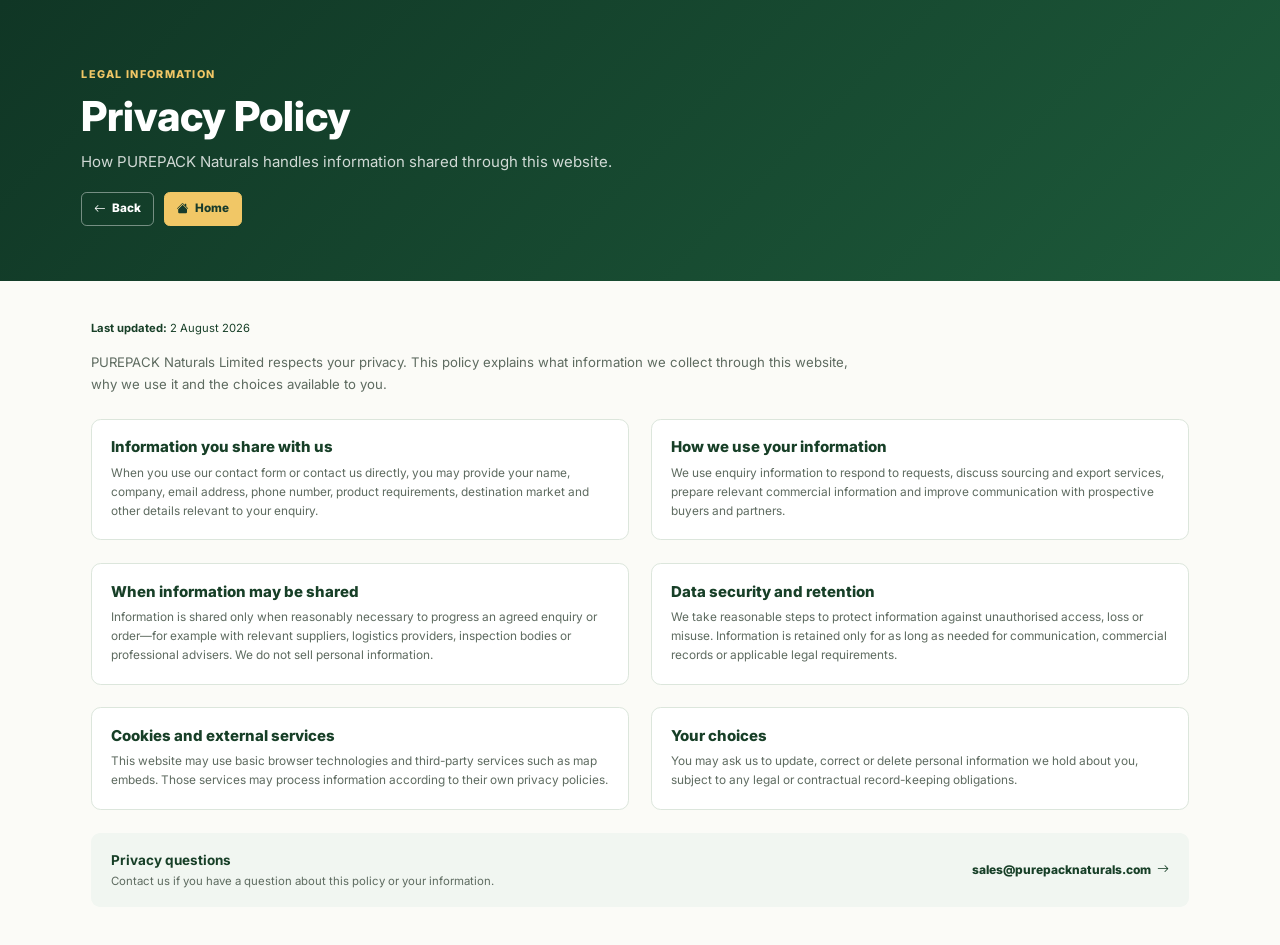
<file: privacy.html>
<!DOCTYPE html>
<html lang="en">
<head>
  <meta charset="UTF-8" />
  <meta name="viewport" content="width=device-width, initial-scale=1.0" />
  <title>Privacy Policy | PUREPACK Naturals</title>
  <meta name="description" content="PUREPACK Naturals privacy policy." />
  <meta name="robots" content="index, follow" />
  <meta name="theme-color" content="#173b2c" />
  <link rel="canonical" href="https://purepacknaturals.com/privacy.html" />
  <link rel="icon" type="image/png" href="assets/images/logo1.png" />
  <meta property="og:type" content="website" />
  <meta property="og:site_name" content="PUREPACK Naturals" />
  <meta property="og:title" content="Privacy Policy | PUREPACK Naturals" />
  <meta property="og:description" content="PUREPACK Naturals privacy policy." />
  <meta property="og:url" content="https://purepacknaturals.com/privacy.html" />
  <meta property="og:image" content="https://purepacknaturals.com/assets/images/hero-export-facility.png" />
  <meta name="twitter:card" content="summary_large_image" />
  <meta name="twitter:title" content="Privacy Policy | PUREPACK Naturals" />
  <meta name="twitter:description" content="PUREPACK Naturals privacy policy." />
  <meta name="twitter:image" content="https://purepacknaturals.com/assets/images/hero-export-facility.png" />
  <link href="https://cdn.jsdelivr.net/npm/bootstrap@5.3.3/dist/css/bootstrap.min.css" rel="stylesheet" crossorigin="anonymous" />
  <link href="https://cdn.jsdelivr.net/npm/bootstrap-icons@1.11.3/font/bootstrap-icons.min.css" rel="stylesheet" />
  <link rel="preconnect" href="https://fonts.googleapis.com" />
  <link rel="preconnect" href="https://fonts.gstatic.com" crossorigin />
  <link href="https://fonts.googleapis.com/css2?family=Inter:wght@300;400;500;600;700;800;900&display=swap" rel="stylesheet" />
  <link rel="stylesheet" href="assets/css/styles.css?v=static-pages-v1" />
  <!-- Google tag (gtag.js) -->
  <script async src="https://www.googletagmanager.com/gtag/js?id=G-HHF5G4VWT1"></script>
  <script>
    window.dataLayer = window.dataLayer || [];
    function gtag(){dataLayer.push(arguments);}
    gtag('js', new Date());
    gtag('config', 'G-HHF5G4VWT1');
  </script>
</head>
<body class="legal-view">
<div class="app-view active" id="view-privacy">
    <section class="privacy-hero"><div class="container"><span>Legal information</span><h1>Privacy Policy</h1><p>How PUREPACK Naturals handles information shared through this website.</p><div class="legal-actions"><a href="#" onclick="window.history.back(); return false;"><i class="bi bi-arrow-left"></i> Back</a><a href="index.html"><i class="bi bi-house-fill"></i> Home</a></div></div></section>
    <main class="container py-5 privacy-page">
      <div class="privacy-page-intro"><p><strong>Last updated:</strong> 2 August 2026</p><p>PUREPACK Naturals Limited respects your privacy. This policy explains what information we collect through this website, why we use it and the choices available to you.</p></div>
      <div class="row g-4">
        <div class="col-lg-6"><section><h2>Information you share with us</h2><p>When you use our contact form or contact us directly, you may provide your name, company, email address, phone number, product requirements, destination market and other details relevant to your enquiry.</p></section></div>
        <div class="col-lg-6"><section><h2>How we use your information</h2><p>We use enquiry information to respond to requests, discuss sourcing and export services, prepare relevant commercial information and improve communication with prospective buyers and partners.</p></section></div>
        <div class="col-lg-6"><section><h2>When information may be shared</h2><p>Information is shared only when reasonably necessary to progress an agreed enquiry or order—for example with relevant suppliers, logistics providers, inspection bodies or professional advisers. We do not sell personal information.</p></section></div>
        <div class="col-lg-6"><section><h2>Data security and retention</h2><p>We take reasonable steps to protect information against unauthorised access, loss or misuse. Information is retained only for as long as needed for communication, commercial records or applicable legal requirements.</p></section></div>
        <div class="col-lg-6"><section><h2>Cookies and external services</h2><p>This website may use basic browser technologies and third-party services such as map embeds. Those services may process information according to their own privacy policies.</p></section></div>
        <div class="col-lg-6"><section><h2>Your choices</h2><p>You may ask us to update, correct or delete personal information we hold about you, subject to any legal or contractual record-keeping obligations.</p></section></div>
      </div>
      <div class="privacy-contact"><div><strong>Privacy questions</strong><span>Contact us if you have a question about this policy or your information.</span></div><a href="mailto:sales@purepacknaturals.com">sales@purepacknaturals.com <i class="bi bi-arrow-right ms-1"></i></a></div>
    </main>
  </div>

<script src="https://cdn.jsdelivr.net/npm/bootstrap@5.3.3/dist/js/bootstrap.bundle.min.js" crossorigin="anonymous"></script>
<script>
document.addEventListener('DOMContentLoaded', function () {
  document.querySelectorAll('.product-item-main').forEach(function (card) {
    var image = card.querySelector('.product-image-wrapper img');
    var description = card.querySelector('.product-desc');
    var body = card.querySelector('.product-body');
    var name = card.querySelector('h3');
    if (image && description) image.alt = description.textContent.trim();
    if (name && !card.querySelector('.product-image-name')) {
      var label = document.createElement('div');
      label.className = 'product-image-name';
      label.textContent = name.textContent.trim();
      card.appendChild(label);
    }
    if (body) body.remove();
  });
  var marwoMain = document.getElementById('section-marwo-main');
  var marwoSpices = document.getElementById('section-marwo-spices');
  if (marwoMain && marwoSpices) marwoSpices.insertAdjacentElement('afterend', marwoMain);
  var mobileMenu = document.getElementById('navbarContent');
  if (mobileMenu && window.bootstrap) {
    var openedAt = 0, scrollStart = 0;
    var closeMenu = function () { if (mobileMenu.classList.contains('show')) window.bootstrap.Collapse.getOrCreateInstance(mobileMenu).hide(); };
    mobileMenu.querySelectorAll('a').forEach(function (link) { link.addEventListener('click', closeMenu); });
    mobileMenu.addEventListener('shown.bs.collapse', function () { openedAt = Date.now(); scrollStart = window.scrollY; });
    window.addEventListener('scroll', function () { if (Date.now() - openedAt >= 450 && Math.abs(window.scrollY - scrollStart) >= 10) closeMenu(); }, { passive: true });
  }
});
</script>
</body>
</html>
</file>
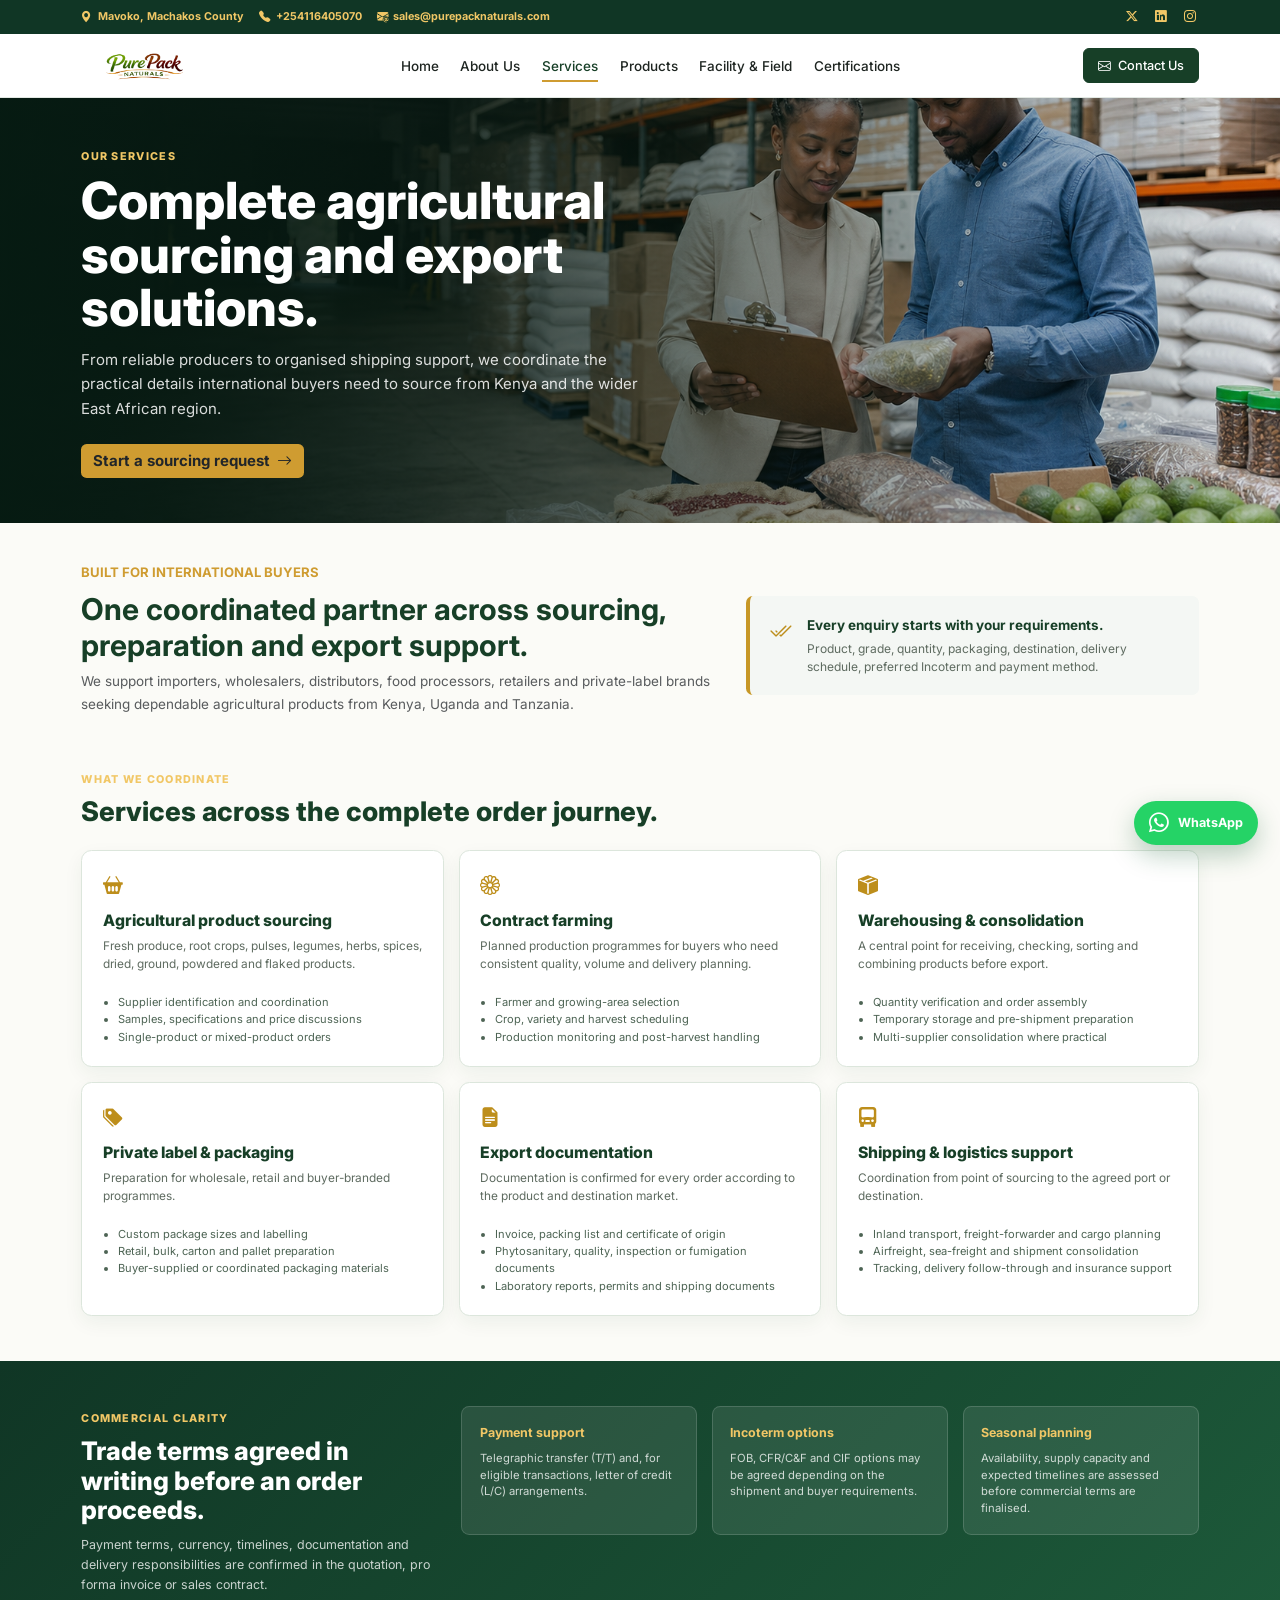
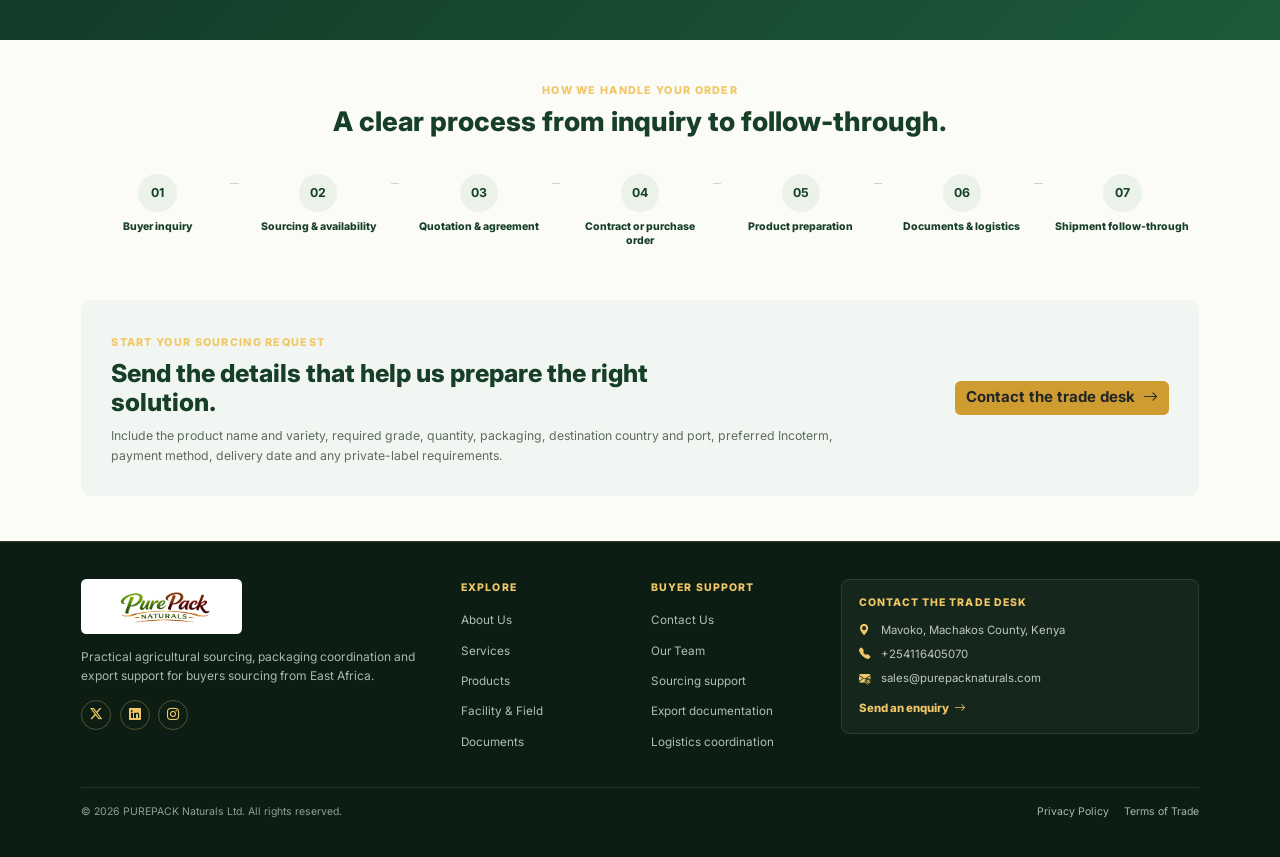
<file: services.html>
<!DOCTYPE html>
<html lang="en">
<head>
  <meta charset="UTF-8" />
  <meta name="viewport" content="width=device-width, initial-scale=1.0" />
  <title>Agricultural Sourcing &amp; Export Services in Kenya | PUREPACK</title>
  <meta name="description" content="Agricultural product sourcing, packaging, export documentation and logistics coordination from Kenya and East Africa." />
  <meta name="robots" content="index, follow" />
  <meta name="theme-color" content="#173b2c" />
  <link rel="canonical" href="https://purepacknaturals.com/services.html" />
  <link rel="icon" type="image/png" href="assets/images/logo1.png" />
  <meta property="og:type" content="website" />
  <meta property="og:site_name" content="PUREPACK Naturals" />
  <meta property="og:title" content="Agricultural Sourcing &amp; Export Services in Kenya | PUREPACK" />
  <meta property="og:description" content="Agricultural product sourcing, packaging, export documentation and logistics coordination from Kenya and East Africa." />
  <meta property="og:url" content="https://purepacknaturals.com/services.html" />
  <meta property="og:image" content="https://purepacknaturals.com/assets/images/hero-services-sourcing.png" />
  <meta name="twitter:card" content="summary_large_image" />
  <meta name="twitter:title" content="Agricultural Sourcing &amp; Export Services in Kenya | PUREPACK" />
  <meta name="twitter:description" content="Agricultural product sourcing, packaging, export documentation and logistics coordination from Kenya and East Africa." />
  <meta name="twitter:image" content="https://purepacknaturals.com/assets/images/hero-services-sourcing.png" />
  <link href="https://cdn.jsdelivr.net/npm/bootstrap@5.3.3/dist/css/bootstrap.min.css" rel="stylesheet" crossorigin="anonymous" />
  <link href="https://cdn.jsdelivr.net/npm/bootstrap-icons@1.11.3/font/bootstrap-icons.min.css" rel="stylesheet" />
  <link rel="preconnect" href="https://fonts.googleapis.com" />
  <link rel="preconnect" href="https://fonts.gstatic.com" crossorigin />
  <link href="https://fonts.googleapis.com/css2?family=Inter:wght@300;400;500;600;700;800;900&display=swap" rel="stylesheet" />
  <link rel="stylesheet" href="assets/css/styles.css?v=static-pages-v1" />
  <!-- Google tag (gtag.js) -->
  <script async src="https://www.googletagmanager.com/gtag/js?id=G-HHF5G4VWT1"></script>
  <script>
    window.dataLayer = window.dataLayer || [];
    function gtag(){dataLayer.push(arguments);}
    gtag('js', new Date());
    gtag('config', 'G-HHF5G4VWT1');
  </script>
</head>
<body>


  <!-- Floating Feedback Toasts Container -->
  <div id="feedback-toast-container" class="position-fixed bottom-0 end-0 p-4" style="z-index: 1100; max-width: 400px;"></div>

  <!-- Non-sticky contact bar -->
  <div class="contact-topbar">
    <div class="container d-flex align-items-center justify-content-between gap-3">
      <div class="contact-topbar-details">
        <a href="https://maps.google.com/?q=Purepack%20Naturals%20Limited" target="_blank" rel="noopener"><i class="bi bi-geo-alt-fill"></i><span>Mavoko, Machakos County</span></a>
        <a href="tel:+254116405070"><i class="bi bi-telephone-fill"></i><span>+254116405070</span></a>
        <a href="mailto:sales@purepacknaturals.com"><i class="bi bi-envelope-at-fill"></i><span>sales@purepacknaturals.com</span></a>
      </div>
      <div class="contact-topbar-socials" aria-label="Social media links">
        <a href="https://x.com/purepacknatural" target="_blank" rel="noopener" aria-label="X"><i class="bi bi-twitter-x"></i></a>
        <a href="https://www.linkedin.com/company/purepacknaturals/" target="_blank" rel="noopener" aria-label="LinkedIn"><i class="bi bi-linkedin"></i></a>
        <a href="https://www.instagram.com/purepacknaturals/" target="_blank" rel="noopener" aria-label="Instagram"><i class="bi bi-instagram"></i></a>
      </div>
    </div>
  </div>

  <!-- Header & Sticky Navigation -->
  <nav class="navbar navbar-expand-lg navbar-light sticky-top py-3">
    <div class="container">
      <a class="navbar-brand d-flex align-items-center" href="index.html">
       
        <div>
          <img src="assets/images/logo1.png" alt="PUREPACK Naturals" style="height: 42px;"/>
        </div>
      </a>
      
      <button class="navbar-toggler border-0" type="button" data-bs-toggle="collapse" data-bs-target="#navbarContent" aria-controls="navbarContent" aria-expanded="false" aria-label="Toggle navigation">
        <span class="navbar-toggler-icon"></span>
      </button>

      <div class="collapse navbar-collapse" id="navbarContent">
        <ul class="navbar-nav mx-auto mb-2 mb-lg-0">
          <li class="nav-item"><a class="nav-link" href="index.html">Home</a></li>
          <li class="nav-item"><a class="nav-link" href="about.html">About Us</a></li>
          <li class="nav-item"><a class="nav-link active" href="services.html">Services</a></li>
          <li class="nav-item"><a class="nav-link" href="products.html">Products</a></li>
          <li class="nav-item"><a class="nav-link" href="facility.html">Facility & Field</a></li>
          <li class="nav-item"><a class="nav-link" href="documents.html">Certifications</a></li>
        </ul>
        <div class="mobile-menu-contact d-lg-none">
          <a href="https://maps.google.com/?q=Purepack%20Naturals%20Limited" target="_blank" rel="noopener"><i class="bi bi-geo-alt-fill"></i>Mavoko, Machakos County</a>
          <a href="tel:+254116405070"><i class="bi bi-telephone-fill"></i>+254116405070</a>
          <a href="mailto:sales@purepacknaturals.com"><i class="bi bi-envelope-at-fill"></i>sales@purepacknaturals.com</a>
          <div class="mobile-menu-socials"><a href="https://x.com/purepacknatural" target="_blank" rel="noopener" aria-label="X"><i class="bi bi-twitter-x"></i></a><a href="https://www.linkedin.com/company/purepacknaturals/" target="_blank" rel="noopener" aria-label="LinkedIn"><i class="bi bi-linkedin"></i></a><a href="https://www.instagram.com/purepacknaturals/" target="_blank" rel="noopener" aria-label="Instagram"><i class="bi bi-instagram"></i></a></div>
          <a class="btn mobile-contact-button" href="contact.html"><i class="bi bi-envelope-fill me-2"></i>Contact Us</a>
        </div>
        <div class="d-flex align-items-center">
          <a class="btn btn-primary-custom d-none d-lg-inline-block" href="contact.html">
            <i class="bi bi-envelope me-2"></i>Contact Us
          </a>
        </div>
      </div>
    </div>
  </nav>

  <div class="app-view active" id="view-services">
    <section class="services-hero">
      <img src="assets/images/hero-services-sourcing.png" alt="PUREPACK team reviewing agricultural products for sourcing and export" />
      <div class="services-hero-overlay"><div class="container"><div class="services-hero-copy"><span>Our services</span><h1>Complete agricultural sourcing and export solutions.</h1><p>From reliable producers to organised shipping support, we coordinate the practical details international buyers need to source from Kenya and the wider East African region.</p><a class="btn btn-warning bg-accent-custom border-0 text-dark fw-bold mt-2" href="contact.html">Start a sourcing request <i class="bi bi-arrow-right ms-1"></i></a></div></div></div>
    </section>
    <section class="container py-5 services-intro"><div class="row align-items-center g-4"><div class="col-lg-7"><span class="text-accent-custom fw-bold text-uppercase small tracking-wider">Built for international buyers</span><h2 class="fw-bold text-primary-custom mt-2">One coordinated partner across sourcing, preparation and export support.</h2><p class="text-muted">We support importers, wholesalers, distributors, food processors, retailers and private-label brands seeking dependable agricultural products from Kenya, Uganda and Tanzania.</p></div><div class="col-lg-5"><div class="services-intro-note"><i class="bi bi-check2-all"></i><div><strong>Every enquiry starts with your requirements.</strong><span>Product, grade, quantity, packaging, destination, delivery schedule, preferred Incoterm and payment method.</span></div></div></div></div></section>
    <section class="container pb-5"><div class="services-section-heading"><span>What we coordinate</span><h2>Services across the complete order journey.</h2></div><div class="row g-3">
      <div class="col-md-6 col-lg-4"><article class="service-feature-card"><i class="bi bi-basket2-fill"></i><h3>Agricultural product sourcing</h3><p>Fresh produce, root crops, pulses, legumes, herbs, spices, dried, ground, powdered and flaked products.</p><ul><li>Supplier identification and coordination</li><li>Samples, specifications and price discussions</li><li>Single-product or mixed-product orders</li></ul></article></div>
      <div class="col-md-6 col-lg-4"><article class="service-feature-card"><i class="bi bi-flower1"></i><h3>Contract farming</h3><p>Planned production programmes for buyers who need consistent quality, volume and delivery planning.</p><ul><li>Farmer and growing-area selection</li><li>Crop, variety and harvest scheduling</li><li>Production monitoring and post-harvest handling</li></ul></article></div>
      <div class="col-md-6 col-lg-4"><article class="service-feature-card"><i class="bi bi-box-seam-fill"></i><h3>Warehousing &amp; consolidation</h3><p>A central point for receiving, checking, sorting and combining products before export.</p><ul><li>Quantity verification and order assembly</li><li>Temporary storage and pre-shipment preparation</li><li>Multi-supplier consolidation where practical</li></ul></article></div>
      <div class="col-md-6 col-lg-4"><article class="service-feature-card"><i class="bi bi-tags-fill"></i><h3>Private label &amp; packaging</h3><p>Preparation for wholesale, retail and buyer-branded programmes.</p><ul><li>Custom package sizes and labelling</li><li>Retail, bulk, carton and pallet preparation</li><li>Buyer-supplied or coordinated packaging materials</li></ul></article></div>
      <div class="col-md-6 col-lg-4"><article class="service-feature-card"><i class="bi bi-file-earmark-text-fill"></i><h3>Export documentation</h3><p>Documentation is confirmed for every order according to the product and destination market.</p><ul><li>Invoice, packing list and certificate of origin</li><li>Phytosanitary, quality, inspection or fumigation documents</li><li>Laboratory reports, permits and shipping documents</li></ul></article></div>
      <div class="col-md-6 col-lg-4"><article class="service-feature-card"><i class="bi bi-truck-front-fill"></i><h3>Shipping &amp; logistics support</h3><p>Coordination from point of sourcing to the agreed port or destination.</p><ul><li>Inland transport, freight-forwarder and cargo planning</li><li>Airfreight, sea-freight and shipment consolidation</li><li>Tracking, delivery follow-through and insurance support</li></ul></article></div>
    </div></section>
    <section class="services-trade-panel"><div class="container"><div class="row g-4"><div class="col-lg-4"><span>Commercial clarity</span><h2>Trade terms agreed in writing before an order proceeds.</h2><p>Payment terms, currency, timelines, documentation and delivery responsibilities are confirmed in the quotation, pro forma invoice or sales contract.</p></div><div class="col-lg-8"><div class="row g-3"><div class="col-md-4"><div class="trade-option"><strong>Payment support</strong><p>Telegraphic transfer (T/T) and, for eligible transactions, letter of credit (L/C) arrangements.</p></div></div><div class="col-md-4"><div class="trade-option"><strong>Incoterm options</strong><p>FOB, CFR/C&amp;F and CIF options may be agreed depending on the shipment and buyer requirements.</p></div></div><div class="col-md-4"><div class="trade-option"><strong>Seasonal planning</strong><p>Availability, supply capacity and expected timelines are assessed before commercial terms are finalised.</p></div></div></div></div></div></div></section>
    <section class="container py-5"><div class="services-section-heading text-center"><span>How we handle your order</span><h2>A clear process from inquiry to follow-through.</h2></div><div class="services-order-flow"><div><b>01</b><span>Buyer inquiry</span></div><div><b>02</b><span>Sourcing &amp; availability</span></div><div><b>03</b><span>Quotation &amp; agreement</span></div><div><b>04</b><span>Contract or purchase order</span></div><div><b>05</b><span>Product preparation</span></div><div><b>06</b><span>Documents &amp; logistics</span></div><div><b>07</b><span>Shipment follow-through</span></div></div></section>
    <section class="container pb-5"><div class="services-cta"><div><span>Start your sourcing request</span><h2>Send the details that help us prepare the right solution.</h2><p>Include the product name and variety, required grade, quantity, packaging, destination country and port, preferred Incoterm, payment method, delivery date and any private-label requirements.</p></div><a href="contact.html" class="btn btn-warning bg-accent-custom border-0 text-dark fw-bold">Contact the trade desk <i class="bi bi-arrow-right ms-1"></i></a></div></section>
  </div><!-- FOOTER -->
  <footer class="footer-modern py-5">
    <div class="container">
      <div class="row g-4 align-items-start">
        <div class="col-lg-4"><a class="footer-brand" href="index.html"><img src="assets/images/logo1.png" alt="PUREPACK Naturals" onerror="this.onerror=null; this.src='assets/logo1.png';" /></a><p>Practical agricultural sourcing, packaging coordination and export support for buyers sourcing from East Africa.</p><div class="footer-socials"><a href="https://x.com/purepacknatural" target="_blank" rel="noopener" aria-label="X"><i class="bi bi-twitter-x"></i></a><a href="https://www.linkedin.com/company/purepacknaturals/" target="_blank" rel="noopener" aria-label="LinkedIn"><i class="bi bi-linkedin"></i></a><a href="https://www.instagram.com/purepacknaturals/" target="_blank" rel="noopener" aria-label="Instagram"><i class="bi bi-instagram"></i></a></div></div>
        <div class="col-6 col-lg-2"><h6>Explore</h6><ul><li><a href="about.html">About Us</a></li><li><a href="services.html">Services</a></li><li><a href="products.html">Products</a></li><li><a href="facility.html">Facility &amp; Field</a></li><li><a href="documents.html">Documents</a></li></ul></div>
        <div class="col-6 col-lg-2"><h6>Buyer support</h6><ul><li><a href="contact.html">Contact Us</a></li><li><a href="about.html" data-scroll-target="our-team">Our Team</a></li><li><a href="services.html">Sourcing support</a></li><li><a href="services.html">Export documentation</a></li><li><a href="services.html">Logistics coordination</a></li></ul></div>
        <div class="col-lg-4"><div class="footer-contact-card"><span>Contact the trade desk</span><a href="https://maps.google.com/?q=Purepack%20Naturals%20Limited" target="_blank" rel="noopener"><i class="bi bi-geo-alt-fill"></i>Mavoko, Machakos County, Kenya</a><a href="tel:+254116405070"><i class="bi bi-telephone-fill"></i>+254116405070</a><a href="mailto:sales@purepacknaturals.com"><i class="bi bi-envelope-at-fill"></i>sales@purepacknaturals.com</a><a class="footer-contact-action" href="contact.html">Send an enquiry <i class="bi bi-arrow-right"></i></a></div></div>
      </div>
      <div class="footer-bottom"><p>&copy; 2026 PUREPACK Naturals Ltd. All rights reserved.</p><div><a href="privacy.html">Privacy Policy</a><a href="terms.html">Terms of Trade</a></div></div>

    </div>
  </footer>

  <a class="whatsapp-float" href="https://wa.me/254116405070?text=Hello%20PUREPACK%20Naturals%2C%20I%20would%20like%20to%20make%20an%20export%20enquiry." target="_blank" rel="noopener" aria-label="Contact PUREPACK Naturals on WhatsApp" title="Chat on WhatsApp">
    <i class="bi bi-whatsapp" aria-hidden="true"></i><span>WhatsApp</span>
  </a>

  

<script src="https://cdn.jsdelivr.net/npm/bootstrap@5.3.3/dist/js/bootstrap.bundle.min.js" crossorigin="anonymous"></script>
<script>
document.addEventListener('DOMContentLoaded', function () {
  document.querySelectorAll('.product-item-main').forEach(function (card) {
    var image = card.querySelector('.product-image-wrapper img');
    var description = card.querySelector('.product-desc');
    var body = card.querySelector('.product-body');
    var name = card.querySelector('h3');
    if (image && description) image.alt = description.textContent.trim();
    if (name && !card.querySelector('.product-image-name')) {
      var label = document.createElement('div');
      label.className = 'product-image-name';
      label.textContent = name.textContent.trim();
      card.appendChild(label);
    }
    if (body) body.remove();
  });
  var marwoMain = document.getElementById('section-marwo-main');
  var marwoSpices = document.getElementById('section-marwo-spices');
  if (marwoMain && marwoSpices) marwoSpices.insertAdjacentElement('afterend', marwoMain);
  var mobileMenu = document.getElementById('navbarContent');
  if (mobileMenu && window.bootstrap) {
    var openedAt = 0, scrollStart = 0;
    var closeMenu = function () { if (mobileMenu.classList.contains('show')) window.bootstrap.Collapse.getOrCreateInstance(mobileMenu).hide(); };
    mobileMenu.querySelectorAll('a').forEach(function (link) { link.addEventListener('click', closeMenu); });
    mobileMenu.addEventListener('shown.bs.collapse', function () { openedAt = Date.now(); scrollStart = window.scrollY; });
    window.addEventListener('scroll', function () { if (Date.now() - openedAt >= 450 && Math.abs(window.scrollY - scrollStart) >= 10) closeMenu(); }, { passive: true });
  }
});
</script>
</body>
</html>
</file>
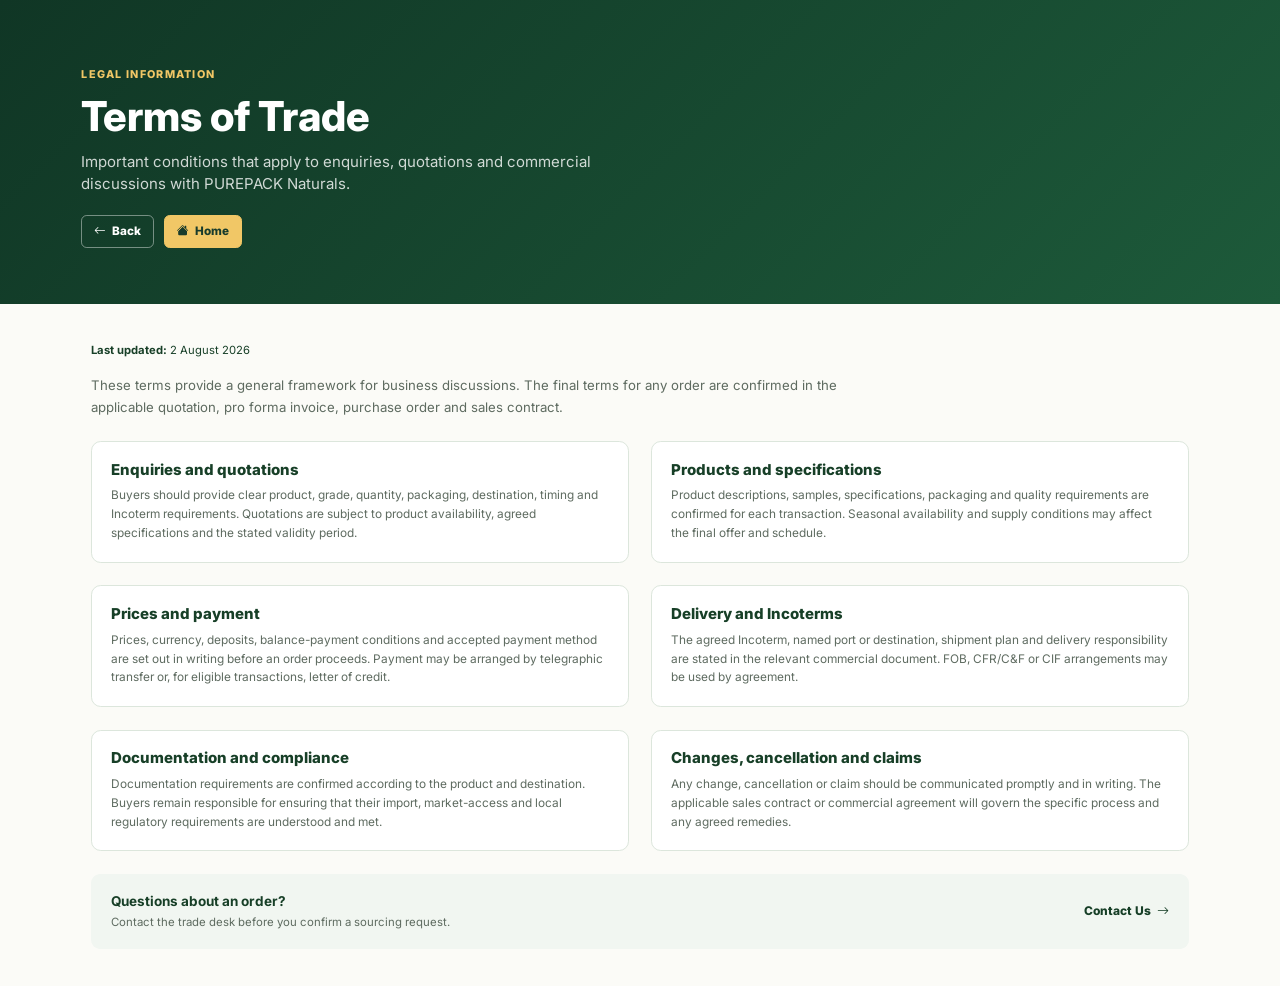
<file: terms.html>
<!DOCTYPE html>
<html lang="en">
<head>
  <meta charset="UTF-8" />
  <meta name="viewport" content="width=device-width, initial-scale=1.0" />
  <title>Terms of Trade | PUREPACK Naturals</title>
  <meta name="description" content="PUREPACK Naturals terms of trade." />
  <meta name="robots" content="index, follow" />
  <meta name="theme-color" content="#173b2c" />
  <link rel="canonical" href="https://purepacknaturals.com/terms.html" />
  <link rel="icon" type="image/png" href="assets/images/logo1.png" />
  <meta property="og:type" content="website" />
  <meta property="og:site_name" content="PUREPACK Naturals" />
  <meta property="og:title" content="Terms of Trade | PUREPACK Naturals" />
  <meta property="og:description" content="PUREPACK Naturals terms of trade." />
  <meta property="og:url" content="https://purepacknaturals.com/terms.html" />
  <meta property="og:image" content="https://purepacknaturals.com/assets/images/hero-export-facility.png" />
  <meta name="twitter:card" content="summary_large_image" />
  <meta name="twitter:title" content="Terms of Trade | PUREPACK Naturals" />
  <meta name="twitter:description" content="PUREPACK Naturals terms of trade." />
  <meta name="twitter:image" content="https://purepacknaturals.com/assets/images/hero-export-facility.png" />
  <link href="https://cdn.jsdelivr.net/npm/bootstrap@5.3.3/dist/css/bootstrap.min.css" rel="stylesheet" crossorigin="anonymous" />
  <link href="https://cdn.jsdelivr.net/npm/bootstrap-icons@1.11.3/font/bootstrap-icons.min.css" rel="stylesheet" />
  <link rel="preconnect" href="https://fonts.googleapis.com" />
  <link rel="preconnect" href="https://fonts.gstatic.com" crossorigin />
  <link href="https://fonts.googleapis.com/css2?family=Inter:wght@300;400;500;600;700;800;900&display=swap" rel="stylesheet" />
  <link rel="stylesheet" href="assets/css/styles.css?v=static-pages-v1" />
  <!-- Google tag (gtag.js) -->
  <script async src="https://www.googletagmanager.com/gtag/js?id=G-HHF5G4VWT1"></script>
  <script>
    window.dataLayer = window.dataLayer || [];
    function gtag(){dataLayer.push(arguments);}
    gtag('js', new Date());
    gtag('config', 'G-HHF5G4VWT1');
  </script>
</head>
<body class="legal-view">
<div class="app-view active" id="view-terms">
    <section class="privacy-hero"><div class="container"><span>Legal information</span><h1>Terms of Trade</h1><p>Important conditions that apply to enquiries, quotations and commercial discussions with PUREPACK Naturals.</p><div class="legal-actions"><a href="#" onclick="window.history.back(); return false;"><i class="bi bi-arrow-left"></i> Back</a><a href="index.html"><i class="bi bi-house-fill"></i> Home</a></div></div></section>
    <main class="container py-5 privacy-page terms-page">
      <div class="privacy-page-intro"><p><strong>Last updated:</strong> 2 August 2026</p><p>These terms provide a general framework for business discussions. The final terms for any order are confirmed in the applicable quotation, pro forma invoice, purchase order and sales contract.</p></div>
      <div class="row g-4">
        <div class="col-lg-6"><section><h2>Enquiries and quotations</h2><p>Buyers should provide clear product, grade, quantity, packaging, destination, timing and Incoterm requirements. Quotations are subject to product availability, agreed specifications and the stated validity period.</p></section></div>
        <div class="col-lg-6"><section><h2>Products and specifications</h2><p>Product descriptions, samples, specifications, packaging and quality requirements are confirmed for each transaction. Seasonal availability and supply conditions may affect the final offer and schedule.</p></section></div>
        <div class="col-lg-6"><section><h2>Prices and payment</h2><p>Prices, currency, deposits, balance-payment conditions and accepted payment method are set out in writing before an order proceeds. Payment may be arranged by telegraphic transfer or, for eligible transactions, letter of credit.</p></section></div>
        <div class="col-lg-6"><section><h2>Delivery and Incoterms</h2><p>The agreed Incoterm, named port or destination, shipment plan and delivery responsibility are stated in the relevant commercial document. FOB, CFR/C&amp;F or CIF arrangements may be used by agreement.</p></section></div>
        <div class="col-lg-6"><section><h2>Documentation and compliance</h2><p>Documentation requirements are confirmed according to the product and destination. Buyers remain responsible for ensuring that their import, market-access and local regulatory requirements are understood and met.</p></section></div>
        <div class="col-lg-6"><section><h2>Changes, cancellation and claims</h2><p>Any change, cancellation or claim should be communicated promptly and in writing. The applicable sales contract or commercial agreement will govern the specific process and any agreed remedies.</p></section></div>
      </div>
      <div class="privacy-contact"><div><strong>Questions about an order?</strong><span>Contact the trade desk before you confirm a sourcing request.</span></div><a href="contact.html">Contact Us <i class="bi bi-arrow-right ms-1"></i></a></div>
    </main>
  </div>

<script src="https://cdn.jsdelivr.net/npm/bootstrap@5.3.3/dist/js/bootstrap.bundle.min.js" crossorigin="anonymous"></script>
<script>
document.addEventListener('DOMContentLoaded', function () {
  document.querySelectorAll('.product-item-main').forEach(function (card) {
    var image = card.querySelector('.product-image-wrapper img');
    var description = card.querySelector('.product-desc');
    var body = card.querySelector('.product-body');
    var name = card.querySelector('h3');
    if (image && description) image.alt = description.textContent.trim();
    if (name && !card.querySelector('.product-image-name')) {
      var label = document.createElement('div');
      label.className = 'product-image-name';
      label.textContent = name.textContent.trim();
      card.appendChild(label);
    }
    if (body) body.remove();
  });
  var marwoMain = document.getElementById('section-marwo-main');
  var marwoSpices = document.getElementById('section-marwo-spices');
  if (marwoMain && marwoSpices) marwoSpices.insertAdjacentElement('afterend', marwoMain);
  var mobileMenu = document.getElementById('navbarContent');
  if (mobileMenu && window.bootstrap) {
    var openedAt = 0, scrollStart = 0;
    var closeMenu = function () { if (mobileMenu.classList.contains('show')) window.bootstrap.Collapse.getOrCreateInstance(mobileMenu).hide(); };
    mobileMenu.querySelectorAll('a').forEach(function (link) { link.addEventListener('click', closeMenu); });
    mobileMenu.addEventListener('shown.bs.collapse', function () { openedAt = Date.now(); scrollStart = window.scrollY; });
    window.addEventListener('scroll', function () { if (Date.now() - openedAt >= 450 && Math.abs(window.scrollY - scrollStart) >= 10) closeMenu(); }, { passive: true });
  }
});
</script>
</body>
</html>
</file>
<file: assets/css/styles.css>
/* PUREPACK Naturals Custom Premium Style Sheet */

:root {
  --primary-color: #173f27;
  --primary-hover: #102e1c;
  --accent-color: #cf9c31;
  --accent-hover: #b08121;
  --bg-soft: #f8f9fa;
  --bg-cream: #fbfbf7;
  --text-dark: #1e2521;
  --text-muted: #5e6b60;
  --border-color: #e2e8e3;
  --transition-smooth: all 0.3s cubic-bezier(0.4, 0, 0.2, 1);
  --font-inter: 'Inter', system-ui, sans-serif;
}

body {
  font-family: var(--font-inter);
  color: var(--text-dark);
  background-color: var(--bg-cream);
  overflow-x: hidden;
}

/* Base custom classes */
.text-primary-custom { color: var(--primary-color) !important; }
.bg-primary-custom { background-color: var(--primary-color) !important; }
.text-accent-custom { color: var(--accent-color) !important; }
.bg-accent-custom { background-color: var(--accent-color) !important; }

/* Sticky Navbar */
.navbar {
  backdrop-filter: blur(15px);
  background-color: rgba(255, 255, 255, 0.92) !important;
  border-bottom: 1px solid var(--border-color);
  transition: var(--transition-smooth);
  z-index: 1000;
}

.navbar.scrolled {
  box-shadow: 0 4px 30px rgba(0, 0, 0, 0.04);
  padding-block: 0.5rem;
}

/* Non-sticky contact and social bar */
.contact-topbar { background: #103625; }
.contact-topbar > .container { min-height: 34px; }
.contact-topbar-details,
.contact-topbar-socials { display: flex; align-items: center; gap: 1rem; }
.contact-topbar a { display: inline-flex; align-items: center; gap: .38rem; color: #f1c766; font-size: .72rem; font-weight: 700; text-decoration: none; }
.contact-topbar a:hover { color: #fff1bf; }
.contact-topbar-details i { font-size: .76rem; }
.contact-topbar-socials { gap: .72rem; }
.contact-topbar-socials a { justify-content: center; width: 18px; height: 18px; font-size: .78rem; }

/* Modern footer */
.footer-modern { background: #0c1e14; border-top: 1px solid rgba(241, 199, 102, .18); }
.footer-brand { display: inline-flex; margin-bottom: .85rem; padding: .42rem .65rem; border-radius: .35rem; background: #fff; }
.footer-brand img { height: 42px; width: auto; }
.footer-modern > .container > .row > div:first-child > p { max-width: 360px; margin: 0 0 1rem; color: #aab9ad; font-size: .8rem; line-height: 1.6; }
.footer-socials { display: flex; gap: .55rem; }
.footer-socials a { display: inline-flex; align-items: center; justify-content: center; width: 30px; height: 30px; border: 1px solid rgba(241, 199, 102, .3); border-radius: 50%; color: #f1c766; font-size: .82rem; }
.footer-socials a:hover { border-color: #f1c766; background: #f1c766; color: #163724; }
.footer-modern h6 { margin: .2rem 0 .9rem; color: #f1c766; font-size: .7rem; font-weight: 800; letter-spacing: .1em; text-transform: uppercase; }
.footer-modern ul { margin: 0; padding: 0; list-style: none; }
.footer-modern li { margin-bottom: .52rem; }
.footer-modern li a { color: #b1c0b4; font-size: .78rem; }
.footer-modern li a:hover { color: #fff; }
.footer-contact-card { padding: 1rem 1.1rem; border: 1px solid rgba(255, 255, 255, .1); border-radius: .55rem; background: rgba(255, 255, 255, .04); }
.footer-contact-card > span { display: block; margin-bottom: .7rem; color: #f1c766; font-size: .7rem; font-weight: 800; letter-spacing: .1em; text-transform: uppercase; }
.footer-contact-card > a:not(.footer-contact-action) { display: flex; align-items: center; gap: .55rem; margin-bottom: .48rem; color: #bdc9bf; font-size: .76rem; text-decoration: none; }
.footer-contact-card > a:not(.footer-contact-action):hover { color: #fff; }
.footer-contact-card > a:not(.footer-contact-action) i { width: .9rem; color: #f1c766; }
.footer-contact-action { display: inline-flex; align-items: center; gap: .35rem; margin-top: .35rem; color: #f1c766; font-size: .76rem; font-weight: 800; text-decoration: none; }
.footer-contact-action:hover { color: #fff1bf; }
.footer-bottom { display: flex; align-items: center; justify-content: space-between; gap: 1rem; margin-top: 1.8rem; padding-top: 1.05rem; border-top: 1px solid rgba(255, 255, 255, .1); }
.footer-bottom p { margin: 0; color: #8fa093; font-size: .7rem; }
.footer-bottom div { display: flex; gap: 1rem; }
.footer-bottom a { color: #aab9ad; font-size: .7rem; }
.footer-bottom a:hover { color: #f1c766; }

@media (max-width: 575.98px) { .footer-bottom { display: block; } .footer-bottom div { margin-top: .55rem; } }

/* Mobile navigation: green panel, gold typography and contact details. */
@media (max-width: 991.98px) {
  .contact-topbar { display: none; }
  .navbar { padding-top: .65rem !important; padding-bottom: .65rem !important; }
  .navbar-toggler { padding: .42rem .55rem; border: 1px solid #173f27 !important; border-radius: .35rem; background: #173f27; }
  .navbar-toggler:focus { box-shadow: 0 0 0 .18rem rgba(241, 199, 102, .45); }
  .navbar-toggler-icon { filter: invert(84%) sepia(36%) saturate(641%) hue-rotate(350deg) brightness(101%) contrast(89%); }
  .navbar .navbar-collapse { margin-top: .7rem; padding: .7rem .85rem .9rem; border: 1px solid rgba(241, 199, 102, .3); border-radius: .55rem; background: #103625; }
  .navbar .navbar-nav { margin: 0 !important; }
  .navbar .nav-link { padding: .68rem .2rem !important; border-bottom: 1px solid rgba(255, 255, 255, .1); color: #f1c766 !important; font-size: .92rem; }
  .navbar .nav-link:hover, .navbar .nav-link.active { color: #fff1bf !important; }
  .mobile-menu-contact { display: grid; gap: .52rem; padding: .95rem 0 .2rem; }
  .mobile-menu-contact > a:not(.mobile-contact-button) { display: flex; align-items: center; gap: .55rem; color: #f1c766; font-size: .74rem; font-weight: 700; text-decoration: none; }
  .mobile-menu-contact > a:not(.mobile-contact-button) i { width: 1rem; }
  .mobile-menu-socials { display: flex; gap: .55rem; padding-top: .1rem; }
  .mobile-menu-socials a { display: inline-flex; align-items: center; justify-content: center; width: 28px; height: 28px; border: 1px solid rgba(241, 199, 102, .42); border-radius: 50%; color: #f1c766; font-size: .76rem; }
  .mobile-contact-button { margin-top: .2rem; border: 0; background: #f1c766; color: #173b2c; font-size: .82rem; font-weight: 800; }
  .mobile-contact-button:hover { background: #fff1bf; color: #173b2c; }
}

.nav-link {
  color: var(--text-dark);
  font-weight: 500;
  padding-inline: 1rem !important;
  transition: var(--transition-smooth);
}

.nav-link:hover, .nav-link.active {
  color: var(--primary-color) !important;
}

/* Custom Buttons */
.btn-primary-custom {
  background-color: var(--primary-color);
  color: #ffffff;
  font-weight: 500;
  border: 1px solid var(--primary-color);
  border-radius: 6px;
  padding: 0.6rem 1.5rem;
  transition: var(--transition-smooth);
}

.btn-primary-custom:hover {
  background-color: var(--primary-hover);
  border-color: var(--primary-hover);
  color: #ffffff;
  transform: translateY(-1px);
}

.btn-outline-custom {
  background-color: transparent;
  color: var(--primary-color);
  font-weight: 500;
  border: 1px solid var(--primary-color);
  border-radius: 6px;
  padding: 0.6rem 1.5rem;
  transition: var(--transition-smooth);
}

.btn-outline-custom:hover {
  background-color: var(--primary-color);
  color: #ffffff;
  transform: translateY(-1px);
}

/* Multi-view layout (SPA) */
.app-view {
  display: none;
  opacity: 0;
  transform: translateY(15px);
  transition: opacity 0.4s ease, transform 0.4s ease;
}

.app-view.active {
  display: block;
  opacity: 1;
  transform: translateY(0);
}

/* Hero Section Carousel */
.hero-carousel {
  position: relative;
  height: 650px;
  background-color: #0b1510;
}

@media (max-width: 768px) {
  .hero-carousel {
    height: 500px;
  }
}

.hero-slide {
  height: 100%;
  position: relative;
}

.hero-image {
  width: 100%;
  height: 100%;
  object-fit: cover;
  opacity: 0.55;
  filter: brightness(0.85) contrast(1.05);
}

.hero-overlay {
  position: absolute;
  inset: 0;
  background: linear-gradient(180deg, rgba(11,21,16,0.5) 0%, rgba(11,21,16,0.85) 100%);
}

.hero-caption {
  position: absolute;
  bottom: 0;
  left: 0;
  right: 0;
  padding: 8% 10%;
  color: #ffffff;
  z-index: 10;
}

/* Dynamic Bento Grid / Cards */
.bento-card {
  background: #ffffff;
  border: 1px solid var(--border-color);
  border-radius: 12px;
  transition: var(--transition-smooth);
  height: 100%;
  overflow: hidden;
}

.bento-card:hover {
  transform: translateY(-5px);
  box-shadow: 0 12px 30px rgba(23, 63, 39, 0.06);
  border-color: rgba(23, 63, 39, 0.15);
}

.bento-img-container {
  height: 220px;
  overflow: hidden;
  background-color: #eaeaea;
  position: relative;
}

.bento-img {
  width: 100%;
  height: 100%;
  object-fit: cover;
  transition: var(--transition-smooth);
}

.bento-card:hover .bento-img {
  transform: scale(1.05);
}

/* Spec Sheet Design */
.spec-badge {
  font-size: 0.72rem;
  font-weight: 600;
  letter-spacing: 0.05em;
  padding: 0.3rem 0.6rem;
  border-radius: 4px;
}

.spec-table th {
  font-weight: 600;
  color: var(--text-dark);
  font-size: 0.85rem;
}

.spec-table td {
  font-size: 0.85rem;
  color: var(--text-muted);
}

/* Floating Action / RFQ Steps */
.rfq-step {
  display: none;
}
.rfq-step.active {
  display: block;
}

.step-indicator {
  width: 32px;
  height: 32px;
  border-radius: 50%;
  background-color: #eaeaea;
  display: flex;
  align-items: center;
  justify-content: center;
  font-weight: 600;
  font-size: 0.85rem;
  color: var(--text-muted);
  transition: var(--transition-smooth);
}

.step-indicator.active {
  background-color: var(--primary-color);
  color: #ffffff;
}

.step-indicator.completed {
  background-color: var(--accent-color);
  color: #ffffff;
}

/* Lightbox Modal */
.lightbox-modal .modal-content {
  background-color: rgba(11, 21, 16, 0.98);
  border: none;
}

/* Footer Accent */
footer {
  background-color: #0b110e;
  color: #bcc6be;
  border-top: 1px solid #1c2720;
}

footer a {
  color: #8c9c90;
  text-decoration: none;
  transition: var(--transition-smooth);
}

footer a:hover {
  color: #ffffff;
}

/* Animations */
@keyframes fadeIn {
  from { opacity: 0; transform: translateY(10px); }
  to { opacity: 1; transform: translateY(0); }
}

.animate-fade-in {
  animation: fadeIn 0.5s ease forwards;
}

/* Custom Products Page Naming Convention Classes */
.page-hero {
  background: linear-gradient(135deg, #12301e 0%, #173f27 100%);
  color: #ffffff;
  padding: 6rem 0 5rem 0;
  position: relative;
  overflow: hidden;
  border-bottom: 4px solid var(--accent-color);
}

.page-hero::before {
  content: '';
  position: absolute;
  inset: 0;
  background-image: radial-gradient(circle at 80% 20%, rgba(207, 156, 49, 0.15) 0%, transparent 50%);
  pointer-events: none;
}

.page-hero .breadcrumb {
  background: transparent;
  padding: 0;
  margin-bottom: 1.5rem;
  font-size: 0.9rem;
}

.page-hero .breadcrumb-item a {
  color: rgba(255, 255, 255, 0.7);
  text-decoration: none;
  transition: var(--transition-smooth);
}

.page-hero .breadcrumb-item a:hover {
  color: var(--accent-color);
}

.page-hero .breadcrumb-item.active {
  color: #ffffff;
}

.page-hero .eyebrow {
  color: var(--accent-color);
  font-weight: 700;
  text-transform: uppercase;
  letter-spacing: 0.15em;
  font-size: 0.85rem;
  display: inline-block;
  margin-bottom: 0.75rem;
}

.page-hero h1 {
  font-size: 3rem;
  font-weight: 800;
  letter-spacing: -0.02em;
  line-height: 1.15;
}

.page-hero .lead {
  color: rgba(255, 255, 255, 0.8);
  font-size: 1.15rem;
  max-width: 700px;
  font-weight: 400;
}

.category-navigation {
  display: flex;
  gap: 0.75rem;
  flex-wrap: wrap;
  margin-top: 2rem;
}

.category-navigation .btn {
  border-radius: 30px;
  padding: 0.5rem 1.5rem;
  font-size: 0.9rem;
  font-weight: 600;
  transition: var(--transition-smooth);
}

.category-heading {
  display: flex;
  align-items: center;
  gap: 1.5rem;
  margin-bottom: 2.5rem;
  border-bottom: 1px solid var(--border-color);
  padding-bottom: 1.5rem;
  scroll-margin-top: 120px;
}

.category-heading .category-logo {
  height: 70px;
  width: 70px;
  object-fit: contain;
  border-radius: 8px;
  background-color: #ffffff;
  border: 1px solid var(--border-color);
  padding: 4px;
}

.category-heading h2 {
  font-weight: 800;
  color: var(--primary-color);
  margin-bottom: 0.25rem;
  letter-spacing: -0.01em;
}

.category-heading p {
  color: var(--text-muted);
  margin-bottom: 0;
  font-size: 0.95rem;
}

.subcategory-badge {
  font-size: 0.75rem;
  font-weight: 700;
  letter-spacing: 0.05em;
  text-transform: uppercase;
  color: var(--accent-color);
  margin-bottom: 0.5rem;
  display: block;
}

.product-list {
  display: grid;
  grid-template-columns: repeat(auto-fill, minmax(280px, 1fr));
  gap: 2rem;
  margin-bottom: 4rem;
}

.product-item-main {
  background: #ffffff;
  border: 1px solid var(--border-color);
  border-radius: 12px;
  overflow: hidden;
  display: flex;
  flex-direction: column;
  height: 100%;
  transition: var(--transition-smooth);
}

.product-item-main:hover {
  transform: translateY(-5px);
  box-shadow: 0 12px 30px rgba(23, 63, 39, 0.08);
  border-color: rgba(23, 63, 39, 0.2);
}

.product-item-main .product-image-wrapper {
  position: relative;
  height: 220px;
  background-color: #f5f6f5;
  display: flex;
  align-items: center;
  justify-content: center;
  overflow: hidden;
}

.product-item-main .product-image-wrapper img {
  width: 100%;
  height: 100%;
  object-fit: cover;
  transition: var(--transition-smooth);
}

.product-item-main:hover .product-image-wrapper img {
  transform: scale(1.04);
}

.product-item-main .product-body {
  padding: 1.5rem;
  display: flex;
  flex-direction: column;
  flex-grow: 1;
}

.product-item-main .product-origin {
  font-size: 0.8rem;
  color: var(--text-muted);
  font-weight: 500;
  margin-bottom: 0.5rem;
  display: flex;
  align-items: center;
  gap: 0.25rem;
}

.product-item-main h3 {
  font-size: 1.2rem;
  font-weight: 700;
  color: var(--primary-color);
  margin-bottom: 0.75rem;
  line-height: 1.3;
}

.product-item-main .product-desc {
  font-size: 0.88rem;
  color: var(--text-muted);
  line-height: 1.5;
  margin-bottom: 1.5rem;
  flex-grow: 1;
}

.button-row {
  display: flex;
  gap: 0.5rem;
  margin-top: auto;
}

.button-row .btn {
  flex: 1;
  font-size: 0.82rem;
  font-weight: 600;
  padding: 0.5rem 0.75rem;
  border-radius: 6px;
  display: inline-flex;
  align-items: center;
  justify-content: center;
  gap: 0.25rem;
}

.reveal {
  opacity: 0;
  transform: translateY(20px);
  animation: revealIn 0.6s cubic-bezier(0.16, 1, 0.3, 1) forwards;
}

@keyframes revealIn {
  to {
    opacity: 1;
    transform: translateY(0);
  }
}

.section {
  padding: 5rem 0;
}

/* Compact desktop refinement retained from the updated preview. */
@media (min-width: 992px) {
  html { font-size: 15px; }

  .navbar {
    padding-top: 0.6rem !important;
    padding-bottom: 0.6rem !important;
  }

  .navbar .navbar-brand img { height: 36px !important; }

  .nav-link {
    font-size: 0.9rem;
    padding-inline: 0.72rem !important;
  }

  .navbar .btn {
    font-size: 0.85rem;
    padding: 0.48rem 0.9rem;
  }

  .hero-carousel { height: clamp(390px, 50vh, 470px); }

  .hero-caption { padding: 3rem 8%; }

  .hero-caption .display-4 {
    font-size: clamp(1.9rem, 2.6vw, 2.55rem);
    line-height: 1.08;
  }

  .hero-caption .lead {
    font-size: 1rem;
    line-height: 1.55;
    margin-bottom: 1.25rem !important;
  }

  .hero-caption .btn {
    font-size: 0.9rem;
    padding: 0.55rem 1rem !important;
  }

  .py-5 {
    padding-top: 2.5rem !important;
    padding-bottom: 2.5rem !important;
  }

  .py-4 {
    padding-top: 1.35rem !important;
    padding-bottom: 1.35rem !important;
  }

  .mb-5 { margin-bottom: 1.5rem !important; }
  .mb-4 { margin-bottom: 1.25rem !important; }

  .bento-card { border-radius: 10px; }
  .bento-card.p-4 { padding: 1rem !important; }

  .bento-card .fs-1 {
    font-size: 1.8rem !important;
    margin-bottom: 0.75rem !important;
  }

  .bento-card h5 {
    font-size: 1rem;
    margin-bottom: 0.4rem !important;
  }

  .bento-card p, .text-muted.small {
    font-size: 0.82rem !important;
    line-height: 1.5;
  }

  .page-hero { padding: 4.25rem 0 3.5rem; }
  .page-hero h1 { font-size: 2.45rem; }
  .page-hero .lead { font-size: 1rem; }

  .category-heading {
    gap: 1rem;
    margin-bottom: 1.75rem;
    padding-bottom: 1rem;
  }

  .category-heading .category-logo { height: 56px; width: 56px; }
  .product-list { gap: 1.25rem; margin-bottom: 2.75rem; }
  .product-item-main .product-image-wrapper { height: 170px; }
  .product-item-main .product-body { padding: 1rem; }

  .product-item-main h3 {
    font-size: 1.05rem;
    margin-bottom: 0.45rem;
  }

  .product-item-main .product-desc {
    font-size: 0.82rem;
    line-height: 1.45;
    margin-bottom: 1rem;
  }

  footer.py-5 {
    padding-top: 2.5rem !important;
    padding-bottom: 2.5rem !important;
  }
}

/* Clear desktop navigation state */
@media (min-width: 992px) {
  .navbar .nav-link {
    position: relative;
    padding-bottom: .45rem !important;
  }

  .navbar .nav-link::after {
    content: '';
    position: absolute;
    left: .72rem;
    right: .72rem;
    bottom: .08rem;
    height: 2px;
    background: var(--accent-color);
    transform: scaleX(0);
    transform-origin: center;
    transition: transform .22s ease;
  }

  .navbar .nav-link:hover,
  .navbar .nav-link.active {
    color: var(--primary-color) !important;
  }

  .navbar .nav-link:hover::after,
  .navbar .nav-link.active::after {
    transform: scaleX(1);
  }
}

/* Floating buyer contact action — replace the placeholder WhatsApp number before launch. */
.whatsapp-float {
  position: fixed;
  right: 22px;
  bottom: 55px;
  z-index: 1055;
  display: inline-flex;
  align-items: center;
  gap: 9px;
  padding: 12px 15px;
  border-radius: 999px;
  background: #25d366;
  color: #fff;
  box-shadow: 0 10px 26px rgba(14, 88, 44, .28);
  font-weight: 700;
  font-size: .84rem;
  text-decoration: none;
  transition: transform .2s ease, box-shadow .2s ease, background .2s ease;
}

.whatsapp-float i { font-size: 1.3rem; line-height: 1; }
.whatsapp-float:hover { color: #fff; background: #1db85a; transform: translateY(-3px); box-shadow: 0 14px 30px rgba(14, 88, 44, .34); }
.whatsapp-float:focus-visible { outline: 3px solid #fff; outline-offset: 3px; }

@media (max-width: 575px) {
  .whatsapp-float { width: 52px; height: 52px; padding: 0; justify-content: center; right: 16px; bottom: 42px; }
  .whatsapp-float span { display: none; }
  .whatsapp-float i { font-size: 1.55rem; }
  .contact-topbar > .container { min-height: 32px; }
  .contact-topbar-details { gap: .62rem; }
  .contact-topbar-details a { font-size: .66rem; }
  .contact-topbar-details a:first-child span { display: none; }
  .contact-topbar-socials { gap: .45rem; }
}

/* Image-only carousel: preserve the full 16:9 generated artwork. */
.hero-carousel {
  height: auto !important;
  aspect-ratio: 16 / 9;
  background: #111;
}

.hero-carousel .carousel-inner,
.hero-carousel .carousel-item,
.hero-carousel .hero-slide {
  height: 100% !important;
}

.hero-carousel .hero-image {
  height: 100%;
  width: 100%;
  object-fit: contain;
  opacity: 1;
  filter: none;
  background: #111;
}

.hero-carousel .hero-overlay,
.hero-carousel .hero-caption {
  display: none !important;
}

/* Compact company introduction paired with the image carousel. */
.company-intro-hero {
  padding: 3.25rem 0;
  background: linear-gradient(180deg, #f8faf8 0%, #ffffff 100%);
  border-bottom: 1px solid var(--border-color);
}

.company-intro-grid {
  display: grid;
  grid-template-columns: minmax(0, .88fr) minmax(0, 1.12fr);
  align-items: center;
  gap: 3rem;
}

.company-intro-copy h1 {
  max-width: 560px;
  font-size: clamp(2rem, 3.1vw, 3.25rem);
  line-height: 1.08;
  letter-spacing: -.035em;
}

.company-intro-copy > p {
  max-width: 520px;
  font-size: .98rem;
  line-height: 1.65;
  margin: 1rem 0 1.35rem;
}

.company-intro-points {
  display: flex;
  flex-wrap: wrap;
  gap: .55rem .85rem;
}

.company-intro-points span {
  color: var(--primary-color);
  font-size: .8rem;
  font-weight: 700;
}

.company-intro-points i { color: var(--accent-color); margin-right: .25rem; }

.carousel-frame {
  padding: .55rem;
  background: #fff;
  border: 1px solid var(--border-color);
  border-radius: 10px;
  box-shadow: 0 14px 34px rgba(23, 63, 39, .11);
  overflow: hidden;
}

.carousel-frame .hero-carousel { border-radius: 6px; overflow: hidden; }

@media (max-width: 991px) {
  .company-intro-hero { padding: 2.25rem 0; }
  .company-intro-grid { grid-template-columns: 1fr; gap: 1.8rem; }
}

@media (max-width: 575px) {
  .company-intro-copy h1 { font-size: 2rem; }
  .company-intro-points { display: grid; gap: .45rem; }
}

/* Four-image product collage before the home-page enquiry banner. */
.product-collage-section {
  background: #fff;
  border-top: 1px solid var(--border-color);
}

.product-collage-grid {
  display: grid;
  grid-template-columns: repeat(4, 1fr);
  gap: 14px;
}

.product-collage-card {
  position: relative;
  margin: 0;
  min-height: 255px;
  overflow: hidden;
  border-radius: 9px;
  background: #17221b;
  box-shadow: 0 8px 22px rgba(23, 63, 39, .10);
}

.product-collage-card img {
  width: 100%;
  height: 100%;
  min-height: 255px;
  object-fit: cover;
  transition: transform .4s ease;
}

.product-collage-card::after {
  content: '';
  position: absolute;
  inset: 45% 0 0;
  background: linear-gradient(transparent, rgba(5, 22, 13, .78));
}

.product-collage-card figcaption {
  position: absolute;
  z-index: 1;
  left: 16px;
  right: 16px;
  bottom: 13px;
  color: #fff;
  font-size: .9rem;
  font-weight: 800;
}

.product-collage-card:hover img { transform: scale(1.06); }

@media (max-width: 991px) {
  .product-collage-grid { grid-template-columns: repeat(2, 1fr); }
  .product-collage-card, .product-collage-card img { min-height: 260px; }
}

@media (max-width: 575px) {
  .product-collage-grid { gap: 10px; }
  .product-collage-card, .product-collage-card img { min-height: 180px; }
  .product-collage-card figcaption { left: 11px; bottom: 10px; font-size: .76rem; }
}

/* Homepage contact and Mavoko location panel. */
.home-contact-copy {
  padding: 1.9rem;
  background: #fff;
  border: 1px solid var(--border-color);
  border-radius: 9px;
}

.home-contact-copy h2 { font-size: 1.9rem; }
.home-contact-copy > p { max-width: 430px; line-height: 1.65; }

.home-contact-details {
  display: grid;
  gap: 1rem;
  margin-top: 1.35rem;
}

.home-contact-details > div {
  display: flex;
  align-items: flex-start;
  gap: .75rem;
}

.home-contact-details i {
  color: var(--accent-color);
  font-size: 1.1rem;
  line-height: 1.25;
}

.home-contact-details span {
  display: grid;
  color: var(--text-muted);
  font-size: .84rem;
}

.home-contact-details strong {
  color: var(--primary-color);
  font-size: .74rem;
  letter-spacing: .05em;
  text-transform: uppercase;
}

.home-contact-details a { color: var(--primary-color); font-weight: 700; text-decoration: none; }
.home-contact-details a:hover { color: var(--accent-color); }

.home-location-map {
  min-height: 345px;
  overflow: hidden;
  border: 1px solid var(--border-color);
  border-radius: 9px;
  box-shadow: 0 8px 22px rgba(23, 63, 39, .08);
}

.home-location-map iframe { display: block; width: 100%; height: 100%; min-height: 345px; border: 0; }

@media (max-width: 991px) {
  .home-location-map, .home-location-map iframe { min-height: 290px; }
}

/* About: visual service approach */
.about-service-heading { max-width: 680px; margin: 0 auto 1.5rem; }

.about-service-visual {
  position: relative;
  min-height: 250px;
  margin: 0;
  overflow: hidden;
  border-radius: .65rem;
  background: #173b2c;
}

.about-service-visual::after {
  position: absolute;
  inset: 0;
  content: '';
  background: linear-gradient(180deg, rgba(6, 25, 17, .02) 36%, rgba(6, 25, 17, .88) 100%);
}

.about-service-visual img {
  width: 100%;
  height: 250px;
  object-fit: cover;
  transition: transform .35s ease;
}

.about-service-visual:hover img { transform: scale(1.045); }

.about-service-visual figcaption {
  position: absolute;
  right: 1.15rem;
  bottom: 1.05rem;
  left: 1.15rem;
  z-index: 1;
  color: #fff;
}

.about-service-visual strong,
.about-service-visual span { display: block; }
.about-service-visual strong { margin-bottom: .18rem; font-size: 1.02rem; }
.about-service-visual span { color: rgba(255, 255, 255, .9); font-size: .8rem; line-height: 1.35; }

@media (max-width: 767.98px) {
  .about-service-visual, .about-service-visual img { height: 220px; min-height: 220px; }
}

/* About: market flags and core values */
.market-flag-grid {
  display: grid;
  grid-template-columns: repeat(3, minmax(0, 1fr));
  gap: .55rem;
}

.market-flag {
  display: flex;
  flex-direction: column;
  gap: .28rem;
  min-height: 78px;
  padding: .75rem .65rem;
  border: 1px solid #dce6dc;
  border-radius: .55rem;
  background: #fff;
  color: var(--primary-color);
  font-size: .72rem;
  font-weight: 700;
  line-height: 1.2;
  text-align: center;
  box-shadow: 0 4px 12px rgba(23, 63, 39, .04);
}

.market-flag b { font-size: 1.35rem; font-weight: 400; line-height: 1; }
.market-flag-gcc { grid-column: span 3; flex-direction: row; align-items: center; justify-content: center; }
.market-flag-gcc b { font-size: 1.05rem; }

.core-values-panel {
  display: grid;
  grid-template-columns: minmax(220px, .72fr) minmax(0, 1.28fr);
  gap: 1.8rem;
  padding: 2rem;
  border-radius: .85rem;
  background: linear-gradient(135deg, #103625, #1d5a3a);
  color: #fff;
}

.core-values-intro { padding: .45rem .4rem; }
.core-values-intro > span { color: #f1c766; font-size: .7rem; font-weight: 800; letter-spacing: .11em; text-transform: uppercase; }
.core-values-intro h2 { margin: .55rem 0 .8rem; color: #fff; font-size: 1.75rem; font-weight: 800; line-height: 1.13; }
.core-values-intro p { margin: 0; color: rgba(255, 255, 255, .78); font-size: .84rem; line-height: 1.6; }

.core-values-grid {
  display: grid;
  grid-template-columns: repeat(3, minmax(0, 1fr));
  gap: .65rem;
}

.core-value-card {
  min-height: 150px;
  padding: 1rem;
  border: 1px solid rgba(255, 255, 255, .15);
  border-radius: .6rem;
  background: rgba(255, 255, 255, .09);
}

.core-value-card i { display: inline-block; margin-bottom: .7rem; color: #f1c766; font-size: 1.15rem; }
.core-value-card h6 { margin-bottom: .42rem; color: #fff; font-size: .85rem; font-weight: 800; }
.core-value-card p { margin: 0; color: rgba(255, 255, 255, .76); font-size: .72rem; line-height: 1.45; }
.core-value-card:last-child { grid-column: 2 / span 2; }

@media (max-width: 991px) {
  .core-values-panel { grid-template-columns: 1fr; gap: 1rem; }
}

@media (max-width: 575px) {
  .market-flag-grid { grid-template-columns: repeat(2, minmax(0, 1fr)); }
  .market-flag-gcc { grid-column: span 2; }
  .core-values-panel { padding: 1.25rem; }
  .core-values-grid { grid-template-columns: repeat(2, minmax(0, 1fr)); }
  .core-value-card:last-child { grid-column: span 2; }
}

/* Products: image-only catalogue cards */
#view-products .product-list {
  grid-template-columns: repeat(4, minmax(0, 1fr));
  gap: 1rem;
  margin-bottom: 2rem;
}

#section-marwo-spices .product-list { grid-template-columns: repeat(6, minmax(0, 1fr)); }

#view-products .product-item-main {
  min-width: 0;
  border-radius: .55rem;
  background: #fff;
}

#view-products .product-item-main .product-image-wrapper {
  height: auto;
  aspect-ratio: 1 / 1.05;
  padding: .45rem;
  background: #fff;
}

#view-products .product-item-main .product-image-wrapper img {
  object-fit: contain;
  transform: none;
}

#view-products .product-item-main:hover { transform: translateY(-3px); }
#view-products .product-item-main:hover .product-image-wrapper img { transform: none; }

.product-image-name {
  min-height: 3.1em;
  padding: .65rem .7rem .75rem;
  border-top: 1px solid #edf1ed;
  color: var(--primary-color);
  font-size: .76rem;
  font-weight: 800;
  line-height: 1.35;
  text-align: center;
}

/* Remove category stickers from the centre/corner of the product photos. */
#view-products .product-image-wrapper .badge { display: none; }

@media (max-width: 1199.98px) {
  #section-marwo-spices .product-list { grid-template-columns: repeat(6, minmax(0, 1fr)); }
}

@media (max-width: 991.98px) {
  #view-products .product-list { grid-template-columns: repeat(3, minmax(0, 1fr)); }
  #section-marwo-spices .product-list { grid-template-columns: repeat(6, minmax(0, 1fr)); }
}

@media (max-width: 575.98px) {
  #view-products .product-list { grid-template-columns: repeat(4, minmax(0, 1fr)); gap: .45rem; }
  #section-marwo-pulses .product-list { grid-template-columns: repeat(2, minmax(0, 1fr)); gap: .7rem; }
  #section-marwo-spices .product-list { grid-template-columns: repeat(6, minmax(0, 1fr)); gap: .35rem; }
  #section-marwo-spices .product-item-main .product-image-wrapper { padding: .15rem; }
}

/* Home: About PUREPACK Naturals shares the core-values colour treatment. */
.home-about-section {
  background: linear-gradient(135deg, #103625, #1d5a3a) !important;
  color: #fff;
}

.home-about-section .text-accent-custom { color: #f1c766 !important; }
.home-about-section .text-primary-custom { color: #fff !important; }
.home-about-section .text-muted { color: rgba(255, 255, 255, .78) !important; }

.home-about-card {
  height: 100%;
  border: 1px solid rgba(255, 255, 255, .15) !important;
  background: rgba(255, 255, 255, .09) !important;
  box-shadow: none !important;
}

.home-about-card .text-primary-custom { color: #f1c766 !important; }
.home-about-card h5 { color: #fff; }

/* Facility & Field page */
.facility-field-hero {
  position: relative;
  min-height: 410px;
  overflow: hidden;
  background: #173b2c;
}

.facility-field-hero > img { width: 100%; height: 410px; object-fit: cover; }
.facility-field-hero-overlay { position: absolute; inset: 0; display: flex; align-items: end; background: linear-gradient(90deg, rgba(5, 28, 18, .84), rgba(5, 28, 18, .34) 60%, rgba(5, 28, 18, .04)); }
.facility-field-hero-copy { max-width: 620px; padding: 3.25rem 0; color: #fff; }
.facility-field-hero-copy > span,
.facility-principles > .container > .row > div:first-child > span { color: #f1c766; font-size: .72rem; font-weight: 800; letter-spacing: .12em; text-transform: uppercase; }
.facility-field-hero-copy h1 { max-width: 540px; margin: .55rem 0 .85rem; color: #fff; font-size: clamp(2.15rem, 4vw, 3.7rem); font-weight: 800; line-height: 1.04; }
.facility-field-hero-copy p { max-width: 520px; margin: 0; color: rgba(255, 255, 255, .86); font-size: 1rem; line-height: 1.65; }

.facility-story-card { height: 100%; overflow: hidden; border: 1px solid #dde7dd; border-radius: .75rem; background: #fff; box-shadow: 0 9px 25px rgba(23, 63, 39, .08); }
.facility-story-card > img { width: 100%; height: 285px; object-fit: cover; transition: transform .35s ease; }
.facility-story-card:hover > img { transform: scale(1.035); }
.facility-story-copy { padding: 1.25rem 1.35rem 1.4rem; }
.facility-story-copy > span { display: block; margin-bottom: .5rem; color: #bd8e1b; font-size: .7rem; font-weight: 800; letter-spacing: .1em; text-transform: uppercase; }
.facility-story-copy h3 { margin: 0 0 .5rem; color: var(--primary-color); font-size: 1.22rem; font-weight: 800; }
.facility-story-copy p { margin: 0; color: var(--text-muted); font-size: .83rem; line-height: 1.58; }

.facility-principles { margin-top: 1.5rem; padding: 3.1rem 0; background: linear-gradient(135deg, #103625, #1d5a3a); color: #fff; }
.facility-principles h2 { max-width: 300px; margin: .55rem 0 0; color: #fff; font-size: 1.75rem; font-weight: 800; line-height: 1.15; }
.facility-principles .col-sm-4 > div { height: 100%; padding: 1rem; border: 1px solid rgba(255, 255, 255, .15); border-radius: .55rem; background: rgba(255, 255, 255, .09); }
.facility-principles i { display: block; margin-bottom: .65rem; color: #f1c766; font-size: 1.2rem; }
.facility-principles strong { display: block; margin-bottom: .35rem; color: #fff; font-size: .85rem; }
.facility-principles p { margin: 0; color: rgba(255, 255, 255, .75); font-size: .75rem; line-height: 1.45; }

@media (max-width: 767.98px) {
  .facility-field-hero, .facility-field-hero > img { min-height: 350px; height: 350px; }
  .facility-field-hero-overlay { align-items: end; background: linear-gradient(0deg, rgba(5, 28, 18, .88), rgba(5, 28, 18, .1)); }
  .facility-field-hero-copy { padding: 2rem 0; }
  .facility-field-hero-copy h1 { font-size: 2.2rem; }
  .facility-story-card > img { height: 240px; }
}

/* Contact page: simple enquiry form and map */
.legacy-rfq-wizard { display: none; }

.contact-form-card,
.contact-map-card {
  overflow: hidden;
  border: 1px solid #dce6dc;
  border-radius: .75rem;
  background: #fff;
  box-shadow: 0 8px 22px rgba(23, 63, 39, .07);
}

.contact-form-card { padding: 2rem; }
.contact-form-heading { max-width: 600px; margin-bottom: 1.45rem; }
.contact-form-heading > span,
.contact-map-copy > span { color: #bd8e1b; font-size: .72rem; font-weight: 800; letter-spacing: .1em; text-transform: uppercase; }
.contact-form-heading h2 { margin: .42rem 0 .55rem; color: var(--primary-color); font-size: 1.7rem; font-weight: 800; }
.contact-form-heading p { margin: 0; color: var(--text-muted); font-size: .86rem; line-height: 1.58; }
.contact-form-card label { display: block; margin-bottom: .35rem; color: var(--primary-color); font-size: .76rem; font-weight: 800; }
.contact-form-card .form-control { border-color: #d7e2d7; box-shadow: none; font-size: .88rem; }
.contact-form-card .form-control:focus { border-color: #557b61; box-shadow: 0 0 0 .18rem rgba(41, 96, 59, .12); }

.contact-map-card { margin-top: 1.25rem; }
.contact-map-copy { padding: 1.25rem 1.35rem 1.1rem; }
.contact-map-copy h3 { margin: .35rem 0; color: var(--primary-color); font-size: 1.1rem; font-weight: 800; }
.contact-map-copy p { margin: 0; color: var(--text-muted); font-size: .8rem; }
.contact-map-card iframe { display: block; width: 100%; min-height: 340px; border: 0; }

@media (max-width: 575.98px) {
  .contact-form-card { padding: 1.25rem; }
  .contact-form-heading h2 { font-size: 1.4rem; }
  .contact-map-card iframe { min-height: 280px; }
}

/* Documents page: export documentation provided */
.documents-provided-list > div > div {
  display: flex;
  align-items: flex-start;
  gap: .7rem;
  height: 100%;
  padding: .9rem 1rem;
  border: 1px solid #dce6dc;
  border-radius: .55rem;
  background: #fff;
}

.documents-provided-list i { color: #bd8e1b; font-size: 1.05rem; line-height: 1.25; }
.documents-provided-list span { display: grid; color: var(--text-muted); font-size: .78rem; line-height: 1.4; }
.documents-provided-list strong { color: var(--primary-color); font-size: .83rem; }

/* Services: buyer-focused sourcing and export page */
.services-hero { position: relative; min-height: 425px; overflow: hidden; background: #143625; }
.services-hero > img { width: 100%; height: 425px; object-fit: cover; }
.services-hero-overlay { position: absolute; inset: 0; display: flex; align-items: center; background: linear-gradient(90deg, rgba(5, 28, 18, .89), rgba(5, 28, 18, .46) 57%, rgba(5, 28, 18, .07)); }
.services-hero-copy { max-width: 660px; color: #fff; }
.services-hero-copy > span,
.services-section-heading > span,
.services-trade-panel > .container > .row > div:first-child > span,
.services-cta span { color: #f1c766; font-size: .72rem; font-weight: 800; letter-spacing: .12em; text-transform: uppercase; }
.services-hero-copy h1 { margin: .55rem 0 .9rem; color: #fff; font-size: clamp(2.15rem, 4vw, 3.65rem); font-weight: 800; line-height: 1.04; }
.services-hero-copy p { max-width: 590px; color: rgba(255, 255, 255, .85); line-height: 1.65; }
.services-intro h2 { max-width: 670px; font-size: 2rem; }
.services-intro > .row > div:first-child > p { max-width: 680px; font-size: .9rem; line-height: 1.65; }
.services-intro-note { display: flex; gap: 1rem; padding: 1.25rem; border-left: 4px solid #c79726; border-radius: .45rem; background: #f4f7f4; }
.services-intro-note i { color: #bd8e1b; font-size: 1.5rem; }
.services-intro-note strong, .services-intro-note span { display: block; }
.services-intro-note strong { color: var(--primary-color); font-size: .9rem; }
.services-intro-note span { margin-top: .3rem; color: var(--text-muted); font-size: .8rem; line-height: 1.5; }
.services-section-heading { margin-bottom: 1.45rem; }
.services-section-heading h2 { margin: .4rem 0 0; color: var(--primary-color); font-size: 1.8rem; font-weight: 800; }
.service-feature-card { height: 100%; padding: 1.35rem; border: 1px solid #dce6dc; border-radius: .7rem; background: #fff; box-shadow: 0 7px 19px rgba(23, 63, 39, .06); }
.service-feature-card > i { display: inline-block; margin-bottom: .75rem; color: #bd8e1b; font-size: 1.32rem; }
.service-feature-card h3 { margin-bottom: .45rem; color: var(--primary-color); font-size: 1.05rem; font-weight: 800; }
.service-feature-card p { min-height: 3.8em; margin: 0 0 .75rem; color: var(--text-muted); font-size: .79rem; line-height: 1.5; }
.service-feature-card ul { margin: 0; padding-left: 1rem; color: #4d6454; font-size: .74rem; line-height: 1.55; }
.services-trade-panel { padding: 3rem 0; background: linear-gradient(135deg, #103625, #1d5a3a); color: #fff; }
.services-trade-panel h2 { margin: .5rem 0 .7rem; color: #fff; font-size: 1.7rem; font-weight: 800; line-height: 1.16; }
.services-trade-panel > .container > .row > div:first-child > p { margin: 0; color: rgba(255, 255, 255, .77); font-size: .83rem; line-height: 1.6; }
.trade-option { height: 100%; padding: 1.15rem; border: 1px solid rgba(255, 255, 255, .15); border-radius: .55rem; background: rgba(255, 255, 255, .09); }
.trade-option strong { display: block; margin-bottom: .45rem; color: #f1c766; font-size: .83rem; }
.trade-option p { margin: 0; color: rgba(255, 255, 255, .78); font-size: .75rem; line-height: 1.5; }
.services-order-flow { display: grid; grid-template-columns: repeat(7, minmax(0, 1fr)); gap: .55rem; }
.services-order-flow > div { position: relative; padding: .9rem .5rem; text-align: center; }
.services-order-flow > div:not(:last-child)::after { position: absolute; top: 1.5rem; right: -.32rem; width: .55rem; height: 1px; content: ''; background: #cbd7cc; }
.services-order-flow b { display: flex; align-items: center; justify-content: center; width: 2.55rem; height: 2.55rem; margin: 0 auto .55rem; border-radius: 50%; background: #eaf2e9; color: var(--primary-color); font-size: .82rem; }
.services-order-flow span { display: block; color: var(--primary-color); font-size: .7rem; font-weight: 800; line-height: 1.35; }
.services-cta { display: flex; align-items: center; justify-content: space-between; gap: 2rem; padding: 2rem; border-radius: .75rem; background: #f2f6f2; }
.services-cta h2 { max-width: 630px; margin: .45rem 0 .55rem; color: var(--primary-color); font-size: 1.65rem; font-weight: 800; }
.services-cta p { max-width: 730px; margin: 0; color: var(--text-muted); font-size: .82rem; line-height: 1.6; }
.services-cta .btn { flex: 0 0 auto; }

@media (max-width: 991.98px) { .services-order-flow { grid-template-columns: repeat(4, minmax(0, 1fr)); } .services-order-flow > div:nth-child(4)::after { display: none; } }
@media (max-width: 767.98px) { .services-hero, .services-hero > img { height: 370px; min-height: 370px; } .services-hero-overlay { align-items: end; background: linear-gradient(0deg, rgba(5, 28, 18, .9), rgba(5, 28, 18, .13)); } .services-hero-copy { padding-bottom: 2rem; } .services-hero-copy h1 { font-size: 2.22rem; } .services-cta { display: block; } .services-cta .btn { margin-top: 1.2rem; } }
@media (max-width: 575.98px) { .services-intro h2, .services-section-heading h2 { font-size: 1.45rem; } .services-order-flow { grid-template-columns: repeat(2, minmax(0, 1fr)); } .services-order-flow > div::after { display: none; } .service-feature-card p { min-height: 0; } }

/* Distinct page hero banners */
.page-visual-hero { position: relative; min-height: 365px; overflow: hidden; background: #133b28; }
.page-visual-hero > img { width: 100%; height: 365px; object-fit: cover; }
.page-visual-hero > div { position: absolute; inset: 0; display: flex; align-items: center; background: linear-gradient(90deg, rgba(5, 28, 18, .88), rgba(5, 28, 18, .42) 56%, rgba(5, 28, 18, .05)); }
.page-visual-hero-copy { max-width: 640px; color: #fff; }
.page-visual-hero-copy > span { color: #f1c766; font-size: .72rem; font-weight: 800; letter-spacing: .12em; text-transform: uppercase; }
.page-visual-hero-copy h1 { margin: .5rem 0 .8rem; color: #fff; font-size: clamp(2.05rem, 4vw, 3.35rem); font-weight: 800; line-height: 1.06; }
.page-visual-hero-copy p { max-width: 570px; margin: 0; color: rgba(255, 255, 255, .84); font-size: .96rem; line-height: 1.6; }

.product-page-hero { background-image: url('/old/assets/images/hero-products-catalogue.png'); background-size: cover; background-position: center; }
.product-page-hero::after { position: absolute; inset: 0; z-index: 0; content: ''; background: linear-gradient(90deg, rgba(5, 28, 18, .88), rgba(5, 28, 18, .43) 58%, rgba(5, 28, 18, .1)); }
.product-page-hero .container { position: relative; z-index: 1; }

@media (max-width: 767.98px) {
  .page-visual-hero, .page-visual-hero > img { min-height: 330px; height: 330px; }
  .page-visual-hero > div { align-items: end; background: linear-gradient(0deg, rgba(5, 28, 18, .9), rgba(5, 28, 18, .12)); }
  .page-visual-hero-copy { padding-bottom: 2rem; }
  .page-visual-hero-copy h1 { font-size: 2.1rem; }
  .product-page-hero { background-position: 62% center; }
}

/* Contact Us page layout and FAQ */
.contact-layout {
  display: grid;
  grid-template-columns: minmax(0, 1fr) minmax(0, 1fr);
  gap: 1.5rem;
}

.contact-layout .contact-map-card { margin-top: 0; }
.contact-layout .contact-map-card iframe { min-height: 100%; height: calc(100% - 98px); }

.contact-faq-section { margin-top: 1.5rem; }
.contact-faq-section h2 { font-size: 1.65rem; }
.contact-faq-section article { height: 100%; padding: 1.2rem; border: 1px solid #dce6dc; border-radius: .65rem; background: #f5f8f5; }
.contact-faq-section h3 { margin: 0 0 .45rem; color: var(--primary-color); font-size: .94rem; font-weight: 800; }
.contact-faq-section p { margin: 0; color: var(--text-muted); font-size: .78rem; line-height: 1.5; }
.contact-faq-section h3 i { color: #bd8e1b; }
.contact-faq-section a { color: var(--primary-color); font-weight: 700; text-decoration: none; }

/* Compact contact form and map */
.contact-layout .contact-form-card { padding: 1.35rem; }
.contact-layout .contact-form-heading { margin-bottom: 1rem; }
.contact-layout .contact-map-card iframe { height: 300px; min-height: 300px; }

@media (max-width: 991.98px) {
  .contact-layout { grid-template-columns: 1fr; }
  .contact-layout .contact-map-card iframe { height: 280px; min-height: 280px; }
}

/* Compact, icon-led Contact Us details */
#view-contact > .container.py-5 { padding-top: 2rem !important; padding-bottom: 2.25rem !important; }
.contact-layout .contact-form-heading p { font-size: .78rem; }
.contact-layout #purepack-contact-form .row { --bs-gutter-y: .55rem; }
.contact-layout .contact-form-card label { margin-bottom: .18rem; }
.contact-layout .contact-form-card .form-control { min-height: 34px; padding: .28rem .55rem; }
.contact-layout .contact-map-card iframe { height: 340px; min-height: 340px; }

.contact-info-strip { margin-top: 1rem; }
.contact-info-strip article { height: 100%; padding: 1rem 1.1rem; border: 1px solid #dce6dc; border-radius: .65rem; background: #f5f8f5; }
.contact-info-strip h3 { margin: 0 0 .62rem; color: var(--primary-color); font-size: .88rem; font-weight: 800; }
.contact-info-strip h3 > i { color: #bd8e1b; }
.contact-icon-list { display: grid; gap: .42rem; }
.contact-icon-list > * { display: flex; align-items: center; gap: .48rem; color: #5a6e60; font-size: .75rem; line-height: 1.25; text-decoration: none; }
.contact-icon-list a:hover { color: var(--primary-color); }
.contact-icon-list i { width: 1rem; color: #bd8e1b; font-size: .88rem; text-align: center; }

@media (min-width: 992px) {
  #view-contact .page-visual-hero, #view-contact .page-visual-hero > img { min-height: 220px; height: 220px; }
  #view-contact .page-visual-hero-copy h1 { font-size: 2.05rem; }
  #view-contact .page-visual-hero-copy p { font-size: .82rem; }
}

/* Privacy Policy */
.privacy-hero { padding: 4.15rem 0 3.7rem; background: linear-gradient(135deg, #103625, #1d5a3a); color: #fff; }
.privacy-hero span { color: #f1c766; font-size: .72rem; font-weight: 800; letter-spacing: .12em; text-transform: uppercase; }
.privacy-hero h1 { margin: .5rem 0 .6rem; color: #fff; font-size: 2.75rem; font-weight: 800; }
.privacy-hero p { max-width: 570px; margin: 0; color: rgba(255, 255, 255, .8); }
.privacy-page { max-width: 1120px; }
.privacy-page-intro { max-width: 780px; margin-bottom: 1.5rem; }
.privacy-page-intro p { color: var(--text-muted); font-size: .88rem; line-height: 1.65; }
.privacy-page-intro p:first-child { color: var(--primary-color); font-size: .75rem; }
.privacy-page .row > div > section { height: 100%; padding: 1.25rem; border: 1px solid #dce6dc; border-radius: .65rem; background: #fff; }
.privacy-page h2 { margin: 0 0 .5rem; color: var(--primary-color); font-size: 1rem; font-weight: 800; }
.privacy-page section p { margin: 0; color: var(--text-muted); font-size: .79rem; line-height: 1.6; }
.privacy-contact { display: flex; align-items: center; justify-content: space-between; gap: 1rem; margin-top: 1.5rem; padding: 1.15rem 1.3rem; border-radius: .6rem; background: #f1f6f1; }
.privacy-contact strong, .privacy-contact span { display: block; }
.privacy-contact strong { color: var(--primary-color); font-size: .9rem; }
.privacy-contact span { margin-top: .2rem; color: var(--text-muted); font-size: .76rem; }
.privacy-contact a { color: var(--primary-color); font-size: .8rem; font-weight: 800; text-decoration: none; white-space: nowrap; }
@media (max-width: 575.98px) { .privacy-hero { padding: 3rem 0; } .privacy-hero h1 { font-size: 2.1rem; } .privacy-contact { display: block; } .privacy-contact a { display: inline-block; margin-top: .75rem; } }

/* Legal pages use their own minimal navigation. */
.legal-view .navbar,
.legal-view .contact-topbar,
.legal-view footer,
.legal-view .whatsapp-float { display: none !important; }

.legal-actions { display: flex; gap: .7rem; margin-top: 1.25rem; }
.legal-actions a { display: inline-flex; align-items: center; gap: .42rem; padding: .48rem .78rem; border: 1px solid rgba(255, 255, 255, .42); border-radius: .38rem; color: #fff; font-size: .78rem; font-weight: 800; text-decoration: none; }
.legal-actions a:last-child { border-color: #f1c766; background: #f1c766; color: #173b2c; }
.legal-actions a:hover { background: rgba(255, 255, 255, .12); color: #fff; }
.legal-actions a:last-child:hover { background: #fff1bf; color: #173b2c; }

/* Header Contact Us call to action */
.navbar a[data-nav="contact"].btn-primary-custom:hover,
.navbar a[data-nav="contact"].btn-primary-custom:focus-visible {
  background-color: #f1c766;
  border-color: #f1c766;
  color: #173b2c;
  box-shadow: 0 5px 14px rgba(189, 142, 27, .28);
}
</file>
